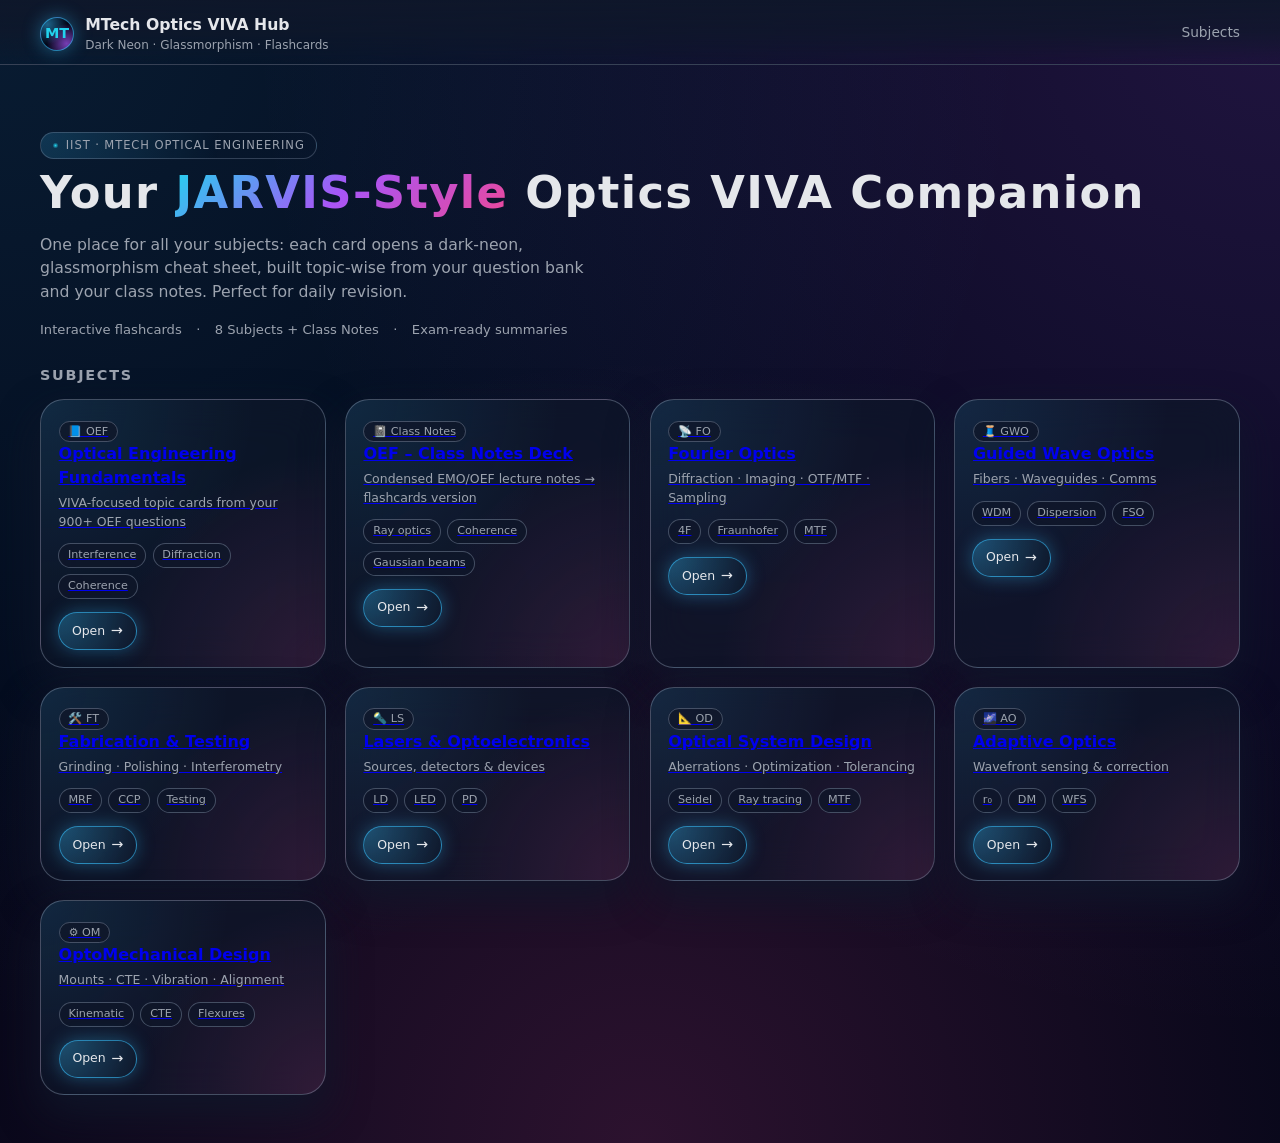
<file: index.html>
<!DOCTYPE html>
<html lang="en">
<head>
  <meta charset="UTF-8" />
  <title>MTech Optics – Neon VIVA Cheat Sheet Hub</title>
  <meta name="viewport" content="width=device-width, initial-scale=1.0" />
  <link rel="stylesheet" href="styles.css" />
</head>

<body>
  <!-- Navigation -->
  <header class="nav">
    <div class="nav-inner">
      <div class="brand">
        <div class="brand-logo">MT</div>
        <div>
          <div class="brand-text-main">MTech Optics VIVA Hub</div>
          <div class="brand-text-sub">Dark Neon · Glassmorphism · Flashcards</div>
        </div>
      </div>
      <nav class="nav-links">
        <a href="#subjects">Subjects</a>
      </nav>
    </div>
  </header>

  <!-- Main Wrapper -->
  <main class="wrapper">

    <!-- Hero -->
    <section class="hero">
      <span class="chip">
        <span class="chip-dot"></span>
        IIST · MTech Optical Engineering
      </span>

      <h1 class="hero-title">
        Your <span>JARVIS-Style</span> Optics VIVA Companion
      </h1>

      <p class="hero-subtitle">
        One place for all your subjects: each card opens a dark-neon, glassmorphism cheat sheet,
        built topic-wise from your question bank and your class notes. Perfect for daily revision.
      </p>

      <div class="hero-meta">
        <span>Interactive flashcards</span> ·
        <span>8 Subjects + Class Notes</span> ·
        <span>Exam-ready summaries</span>
      </div>
    </section>

    <!-- Subjects Grid -->
    <section id="subjects" class="subject-section">
      <div class="subject-section-header">
        <h2 class="section-title">Subjects</h2>
      </div>

      <div class="subject-grid">

        <!-- OEF (Main) -->
        <a href="oef.html" class="subject-card">
          <div class="subject-card-header">
            <span class="subject-pill">📘 OEF</span>
          </div>
          <div class="subject-name">Optical Engineering Fundamentals</div>
          <div class="subject-meta">
            VIVA-focused topic cards from your 900+ OEF questions
          </div>
          <div class="subject-pill-row">
            <span class="subject-pill">Interference</span>
            <span class="subject-pill">Diffraction</span>
            <span class="subject-pill">Coherence</span>
          </div>
          <span class="subject-open-btn">Open <span class="icon">→</span></span>
        </a>

        <!-- OEF Class Notes -->
        <a href="oef-class-notes.html" class="subject-card">
          <div class="subject-card-header">
            <span class="subject-pill">📓 Class Notes</span>
          </div>
          <div class="subject-name">OEF – Class Notes Deck</div>
          <div class="subject-meta">
            Condensed EMO/OEF lecture notes → flashcards version
          </div>
          <div class="subject-pill-row">
            <span class="subject-pill">Ray optics</span>
            <span class="subject-pill">Coherence</span>
            <span class="subject-pill">Gaussian beams</span>
          </div>
          <span class="subject-open-btn">Open <span class="icon">→</span></span>
        </a>

        <!-- Fourier Optics -->
        <a href="fourier-optics.html" class="subject-card">
          <div class="subject-card-header">
            <span class="subject-pill">📡 FO</span>
          </div>
          <div class="subject-name">Fourier Optics</div>
          <div class="subject-meta">Diffraction · Imaging · OTF/MTF · Sampling</div>
          <div class="subject-pill-row">
            <span class="subject-pill">4F</span>
            <span class="subject-pill">Fraunhofer</span>
            <span class="subject-pill">MTF</span>
          </div>
          <span class="subject-open-btn">Open <span class="icon">→</span></span>
        </a>

        <!-- Guided Wave Optics -->
        <a href="guided-wave-optics.html" class="subject-card">
          <div class="subject-card-header">
            <span class="subject-pill">🧵 GWO</span>
          </div>
          <div class="subject-name">Guided Wave Optics</div>
          <div class="subject-meta">Fibers · Waveguides · Comms</div>
          <div class="subject-pill-row">
            <span class="subject-pill">WDM</span>
            <span class="subject-pill">Dispersion</span>
            <span class="subject-pill">FSO</span>
          </div>
          <span class="subject-open-btn">Open <span class="icon">→</span></span>
        </a>

        <!-- Fabrication & Testing -->
        <a href="fabrication-testing.html" class="subject-card">
          <div class="subject-card-header">
            <span class="subject-pill">🛠️ FT</span>
          </div>
          <div class="subject-name">Fabrication & Testing</div>
          <div class="subject-meta">Grinding · Polishing · Interferometry</div>
          <div class="subject-pill-row">
            <span class="subject-pill">MRF</span>
            <span class="subject-pill">CCP</span>
            <span class="subject-pill">Testing</span>
          </div>
          <span class="subject-open-btn">Open <span class="icon">→</span></span>
        </a>

        <!-- Lasers & Optoelectronics -->
        <a href="lasers-optoelectronics.html" class="subject-card">
          <div class="subject-card-header">
            <span class="subject-pill">🔦 LS</span>
          </div>
          <div class="subject-name">Lasers & Optoelectronics</div>
          <div class="subject-meta">Sources, detectors & devices</div>
          <div class="subject-pill-row">
            <span class="subject-pill">LD</span>
            <span class="subject-pill">LED</span>
            <span class="subject-pill">PD</span>
          </div>
          <span class="subject-open-btn">Open <span class="icon">→</span></span>
        </a>

        <!-- Optical System Design -->
        <a href="optical-design.html" class="subject-card">
          <div class="subject-card-header">
            <span class="subject-pill">📐 OD</span>
          </div>
          <div class="subject-name">Optical System Design</div>
          <div class="subject-meta">Aberrations · Optimization · Tolerancing</div>
          <div class="subject-pill-row">
            <span class="subject-pill">Seidel</span>
            <span class="subject-pill">Ray tracing</span>
            <span class="subject-pill">MTF</span>
          </div>
          <span class="subject-open-btn">Open <span class="icon">→</span></span>
        </a>

        <!-- Adaptive Optics -->
        <a href="adaptive-optics.html" class="subject-card">
          <div class="subject-card-header">
            <span class="subject-pill">🌌 AO</span>
          </div>
          <div class="subject-name">Adaptive Optics</div>
          <div class="subject-meta">Wavefront sensing & correction</div>
          <div class="subject-pill-row">
            <span class="subject-pill">r₀</span>
            <span class="subject-pill">DM</span>
            <span class="subject-pill">WFS</span>
          </div>
          <span class="subject-open-btn">Open <span class="icon">→</span></span>
        </a>

        <!-- OptoMechanical -->
        <a href="optomechanical.html" class="subject-card">
          <div class="subject-card-header">
            <span class="subject-pill">⚙️ OM</span>
          </div>
          <div class="subject-name">OptoMechanical Design</div>
          <div class="subject-meta">Mounts · CTE · Vibration · Alignment</div>
          <div class="subject-pill-row">
            <span class="subject-pill">Kinematic</span>
            <span class="subject-pill">CTE</span>
            <span class="subject-pill">Flexures</span>
          </div>
          <span class="subject-open-btn">Open <span class="icon">→</span></span>
        </a>

      </div>
    </section>

  </main>
</body>
</html>
</file>
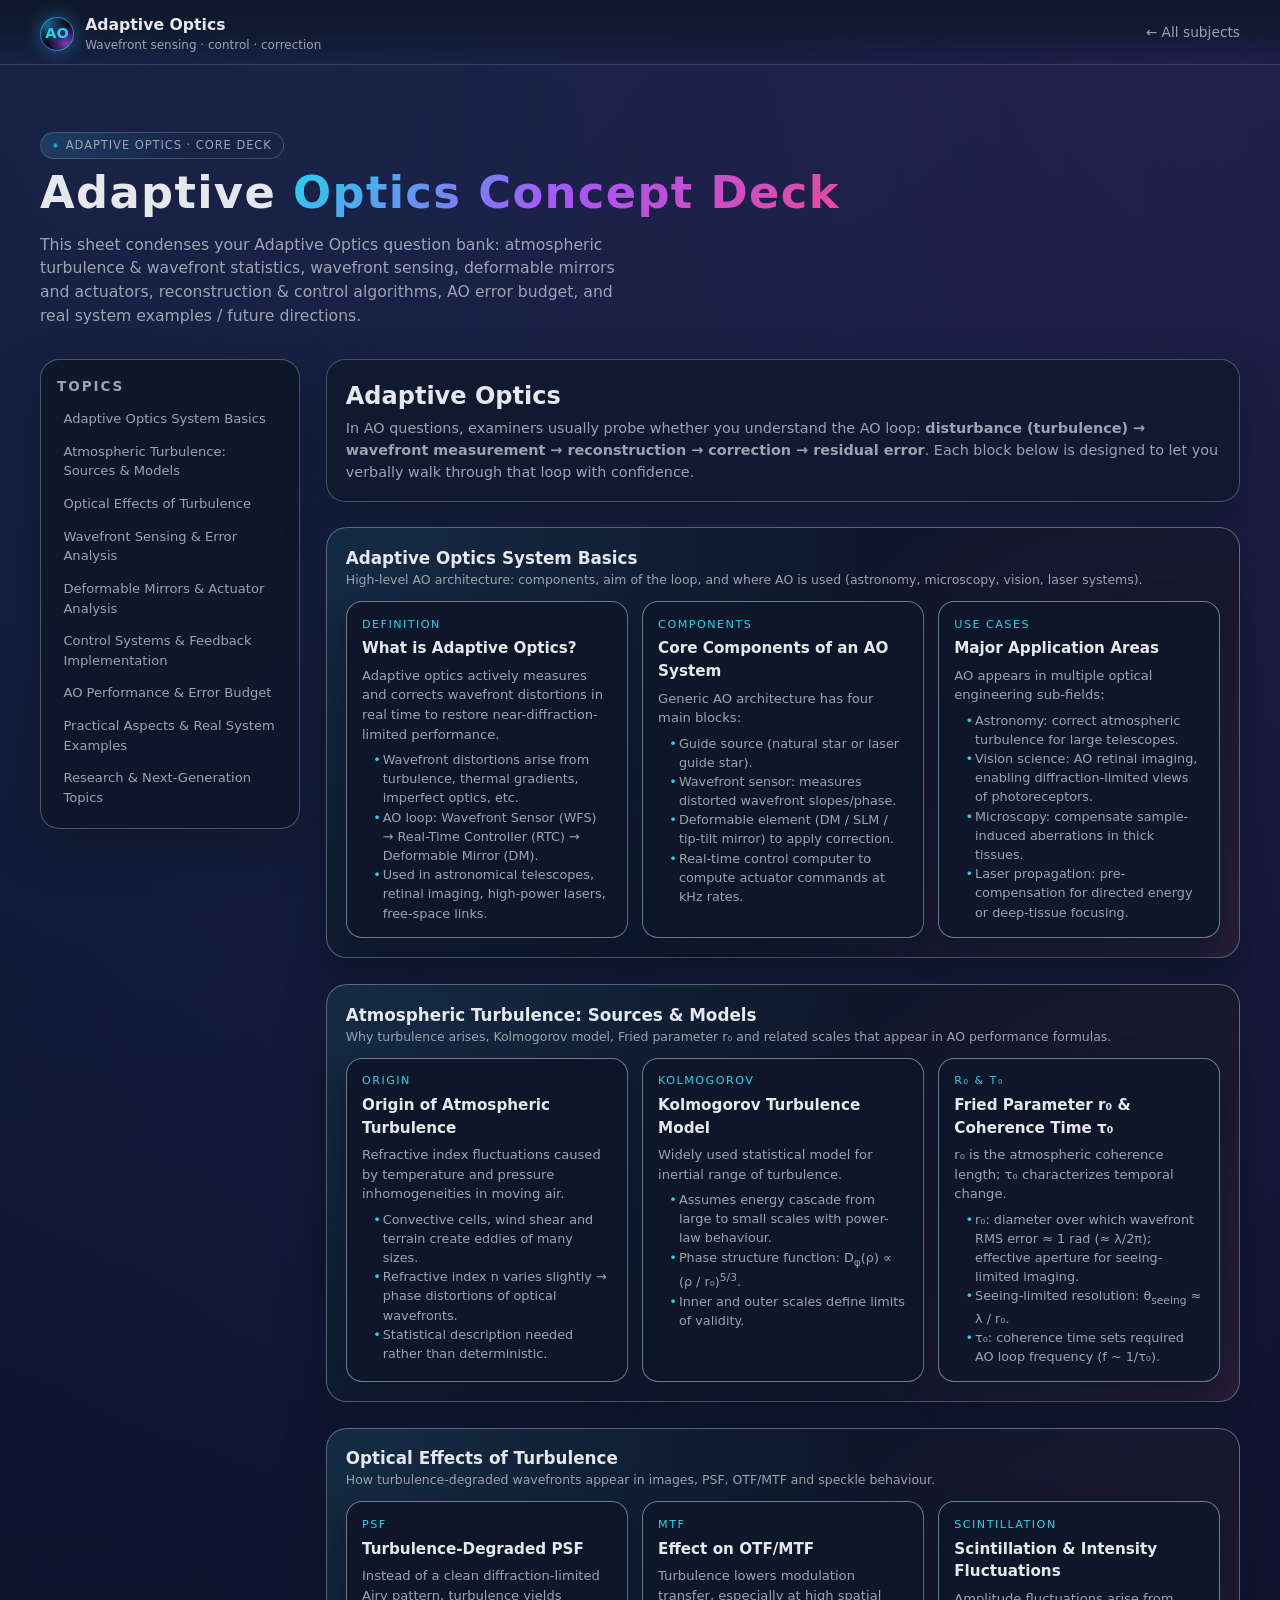
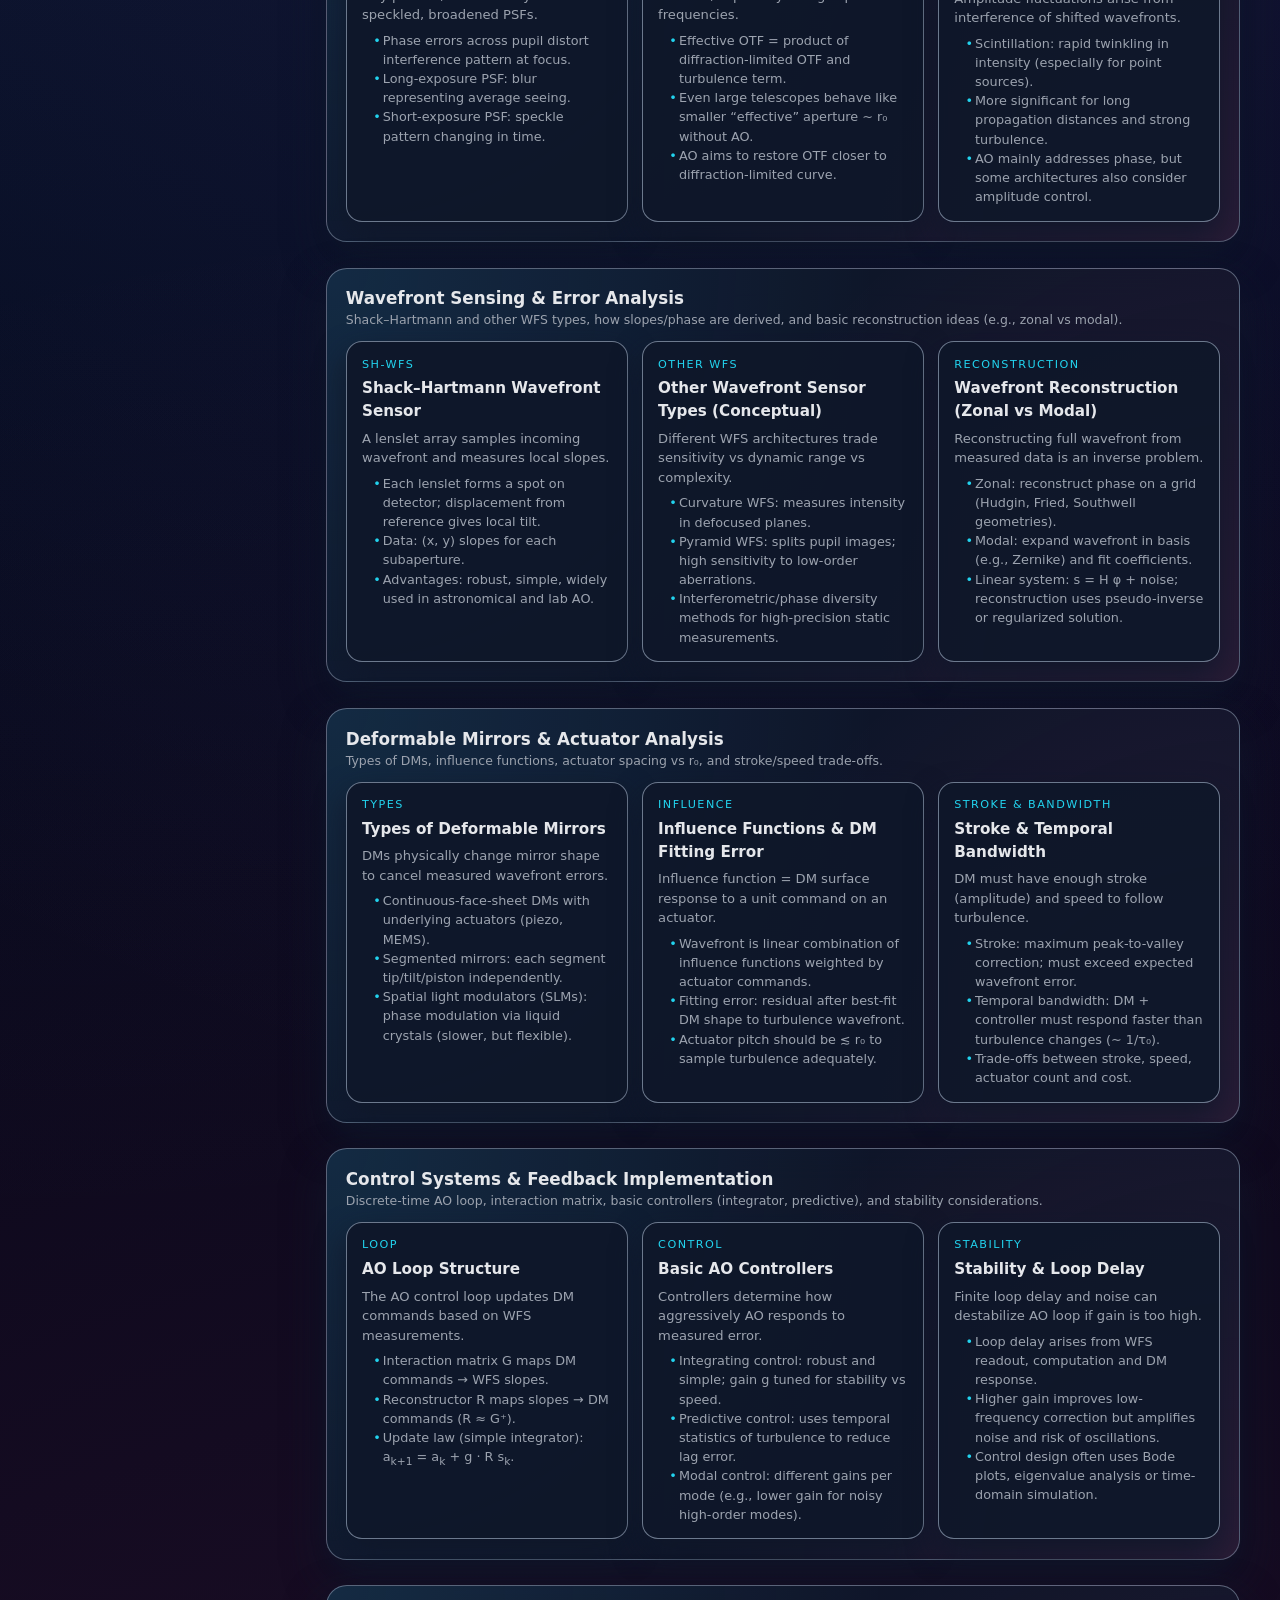
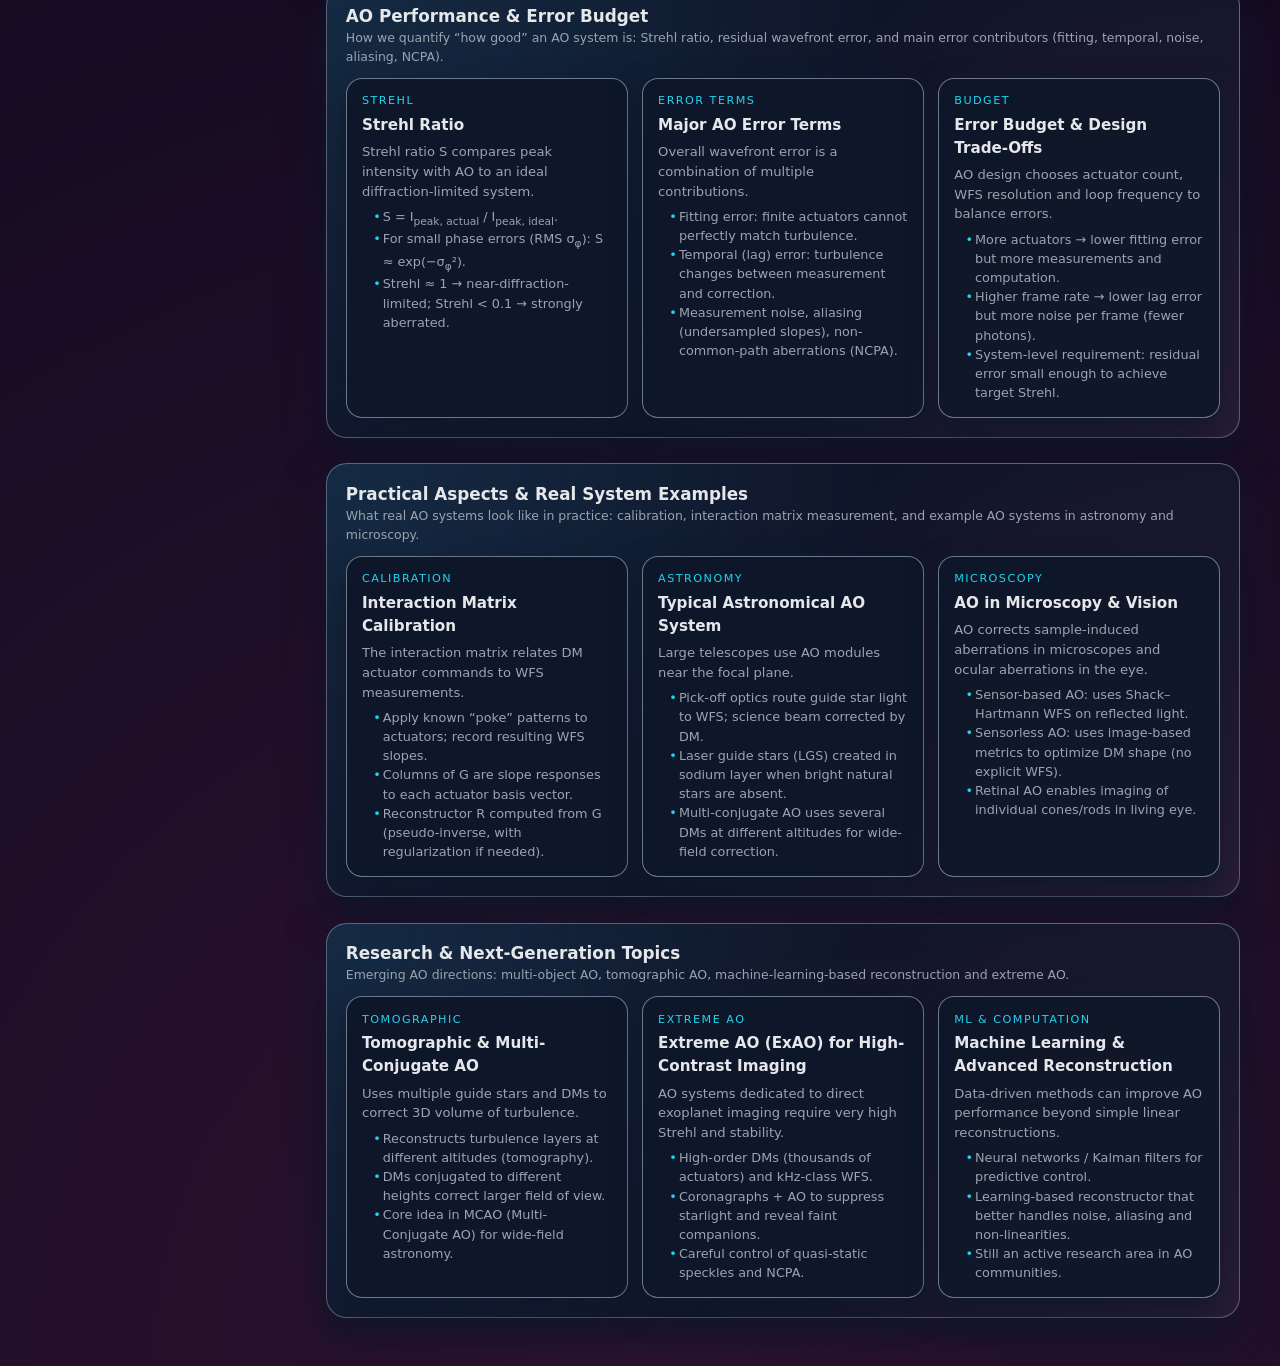
<file: adaptive-optics.html>
<!DOCTYPE html>
<html lang="en">
<head>
  <meta charset="UTF-8" />
  <title>Adaptive Optics – Concept Cheat Sheet</title>
  <meta name="viewport" content="width=device-width, initial-scale=1.0" />
  <link rel="stylesheet" href="styles.css" />
</head>
<body>
  <!-- Shared nav -->
  <header class="nav">
    <div class="nav-inner">
      <div class="brand">
        <div class="brand-logo">AO</div>
        <div>
          <div class="brand-text-main">Adaptive Optics</div>
          <div class="brand-text-sub">Wavefront sensing · control · correction</div>
        </div>
      </div>
      <nav class="nav-links">
        <a href="index.html">← All subjects</a>
      </nav>
    </div>
  </header>

  <main class="wrapper">
    <!-- Hero -->
    <section class="hero" style="padding-bottom:0;">
      <span class="chip">
        <span class="chip-dot"></span>
        Adaptive Optics · Core deck
      </span>
      <h1 class="hero-title">
        Adaptive <span>Optics Concept Deck</span>
      </h1>
      <p class="hero-subtitle">
        This sheet condenses your Adaptive Optics question bank: atmospheric turbulence & wavefront
        statistics, wavefront sensing, deformable mirrors and actuators, reconstruction & control
        algorithms, AO error budget, and real system examples / future directions.
      </p>
    </section>

    <section class="page-grid">
      <!-- Sidebar -->
      <aside class="sidebar">
        <h2 class="sidebar-title">Topics</h2>
        <ul class="topic-list">
          <li><a href="#ao-systems">Adaptive Optics System Basics</a></li>
          <li><a href="#turbulence-models">Atmospheric Turbulence: Sources & Models</a></li>
          <li><a href="#optical-effects">Optical Effects of Turbulence</a></li>
          <li><a href="#wavefront-sensing">Wavefront Sensing & Error Analysis</a></li>
          <li><a href="#dm-actuators">Deformable Mirrors & Actuator Analysis</a></li>
          <li><a href="#control-systems">Control Systems & Feedback Implementation</a></li>
          <li><a href="#performance-errors">AO Performance & Error Budget</a></li>
          <li><a href="#practical-examples">Practical Aspects & Real System Examples</a></li>
          <li><a href="#research-nextgen">Research & Next-Generation Topics</a></li>
        </ul>
      </aside>

      <!-- Main content -->
      <div class="subject-main">
        <header class="subject-header">
          <h1>Adaptive Optics</h1>
          <p>
            In AO questions, examiners usually probe whether you understand the AO loop:
            <strong>disturbance (turbulence) → wavefront measurement → reconstruction → correction
            → residual error</strong>. Each block below is designed to let you verbally walk
            through that loop with confidence.
          </p>
        </header>

        <!-- 1. AO system basics -->
        <section id="ao-systems" class="topic-section">
          <div class="topic-header">
            <div>
              <h2 class="topic-title">Adaptive Optics System Basics</h2>
              <p class="topic-meta">
                High-level AO architecture: components, aim of the loop, and where AO is used
                (astronomy, microscopy, vision, laser systems).
              </p>
            </div>
          </div>

          <div class="flashcard-grid">
            <article class="flashcard">
              <p class="tag">Definition</p>
              <h3>What is Adaptive Optics?</h3>
              <p>
                Adaptive optics actively measures and corrects wavefront distortions in real time
                to restore near-diffraction-limited performance.
              </p>
              <ul>
                <li>Wavefront distortions arise from turbulence, thermal gradients, imperfect optics, etc.</li>
                <li>AO loop: Wavefront Sensor (WFS) → Real-Time Controller (RTC) → Deformable Mirror (DM).</li>
                <li>Used in astronomical telescopes, retinal imaging, high-power lasers, free-space links.</li>
              </ul>
            </article>

            <article class="flashcard">
              <p class="tag">Components</p>
              <h3>Core Components of an AO System</h3>
              <p>
                Generic AO architecture has four main blocks:
              </p>
              <ul>
                <li>Guide source (natural star or laser guide star).</li>
                <li>Wavefront sensor: measures distorted wavefront slopes/phase.</li>
                <li>Deformable element (DM / SLM / tip-tilt mirror) to apply correction.</li>
                <li>Real-time control computer to compute actuator commands at kHz rates.</li>
              </ul>
            </article>

            <article class="flashcard">
              <p class="tag">Use cases</p>
              <h3>Major Application Areas</h3>
              <p>
                AO appears in multiple optical engineering sub-fields:
              </p>
              <ul>
                <li>Astronomy: correct atmospheric turbulence for large telescopes.</li>
                <li>Vision science: AO retinal imaging, enabling diffraction-limited views of photoreceptors.</li>
                <li>Microscopy: compensate sample-induced aberrations in thick tissues.</li>
                <li>Laser propagation: pre-compensation for directed energy or deep-tissue focusing.</li>
              </ul>
            </article>
          </div>
        </section>

        <!-- 2. Turbulence: sources & models -->
        <section id="turbulence-models" class="topic-section">
          <div class="topic-header">
            <div>
              <h2 class="topic-title">Atmospheric Turbulence: Sources & Models</h2>
              <p class="topic-meta">
                Why turbulence arises, Kolmogorov model, Fried parameter r₀ and related scales
                that appear in AO performance formulas.
              </p>
            </div>
          </div>

          <div class="flashcard-grid">
            <article class="flashcard">
              <p class="tag">Origin</p>
              <h3>Origin of Atmospheric Turbulence</h3>
              <p>
                Refractive index fluctuations caused by temperature and pressure inhomogeneities
                in moving air.
              </p>
              <ul>
                <li>Convective cells, wind shear and terrain create eddies of many sizes.</li>
                <li>Refractive index n varies slightly → phase distortions of optical wavefronts.</li>
                <li>Statistical description needed rather than deterministic.</li>
              </ul>
            </article>

            <article class="flashcard">
              <p class="tag">Kolmogorov</p>
              <h3>Kolmogorov Turbulence Model</h3>
              <p>
                Widely used statistical model for inertial range of turbulence.
              </p>
              <ul>
                <li>Assumes energy cascade from large to small scales with power-law behaviour.</li>
                <li>Phase structure function: D<sub>φ</sub>(ρ) ∝ (ρ / r₀)<sup>5/3</sup>.</li>
                <li>Inner and outer scales define limits of validity.</li>
              </ul>
            </article>

            <article class="flashcard">
              <p class="tag">r₀ & τ₀</p>
              <h3>Fried Parameter r₀ & Coherence Time τ₀</h3>
              <p>
                r₀ is the atmospheric coherence length; τ₀ characterizes temporal change.
              </p>
              <ul>
                <li>r₀: diameter over which wavefront RMS error ≈ 1 rad (≈ λ/2π); effective aperture for seeing-limited imaging.</li>
                <li>Seeing-limited resolution: θ<sub>seeing</sub> ≈ λ / r₀.</li>
                <li>τ₀: coherence time sets required AO loop frequency (f ~ 1/τ₀).</li>
              </ul>
            </article>
          </div>
        </section>

        <!-- 3. Optical effects of turbulence -->
        <section id="optical-effects" class="topic-section">
          <div class="topic-header">
            <div>
              <h2 class="topic-title">Optical Effects of Turbulence</h2>
              <p class="topic-meta">
                How turbulence-degraded wavefronts appear in images, PSF, OTF/MTF and speckle behaviour.
              </p>
            </div>
          </div>

          <div class="flashcard-grid">
            <article class="flashcard">
              <p class="tag">PSF</p>
              <h3>Turbulence-Degraded PSF</h3>
              <p>
                Instead of a clean diffraction-limited Airy pattern, turbulence yields speckled, broadened PSFs.
              </p>
              <ul>
                <li>Phase errors across pupil distort interference pattern at focus.</li>
                <li>Long-exposure PSF: blur representing average seeing.</li>
                <li>Short-exposure PSF: speckle pattern changing in time.</li>
              </ul>
            </article>

            <article class="flashcard">
              <p class="tag">MTF</p>
              <h3>Effect on OTF/MTF</h3>
              <p>
                Turbulence lowers modulation transfer, especially at high spatial frequencies.
              </p>
              <ul>
                <li>Effective OTF = product of diffraction-limited OTF and turbulence term.</li>
                <li>Even large telescopes behave like smaller “effective” aperture ~ r₀ without AO.</li>
                <li>AO aims to restore OTF closer to diffraction-limited curve.</li>
              </ul>
            </article>

            <article class="flashcard">
              <p class="tag">Scintillation</p>
              <h3>Scintillation & Intensity Fluctuations</h3>
              <p>
                Amplitude fluctuations arise from interference of shifted wavefronts.
              </p>
              <ul>
                <li>Scintillation: rapid twinkling in intensity (especially for point sources).</li>
                <li>More significant for long propagation distances and strong turbulence.</li>
                <li>AO mainly addresses phase, but some architectures also consider amplitude control.</li>
              </ul>
            </article>
          </div>
        </section>

        <!-- 4. Wavefront sensing -->
        <section id="wavefront-sensing" class="topic-section">
          <div class="topic-header">
            <div>
              <h2 class="topic-title">Wavefront Sensing & Error Analysis</h2>
              <p class="topic-meta">
                Shack–Hartmann and other WFS types, how slopes/phase are derived, and basic
                reconstruction ideas (e.g., zonal vs modal).
              </p>
            </div>
          </div>

          <div class="flashcard-grid">
            <article class="flashcard">
              <p class="tag">SH-WFS</p>
              <h3>Shack–Hartmann Wavefront Sensor</h3>
              <p>
                A lenslet array samples incoming wavefront and measures local slopes.
              </p>
              <ul>
                <li>Each lenslet forms a spot on detector; displacement from reference gives local tilt.</li>
                <li>Data: (x, y) slopes for each subaperture.</li>
                <li>Advantages: robust, simple, widely used in astronomical and lab AO.</li>
              </ul>
            </article>

            <article class="flashcard">
              <p class="tag">Other WFS</p>
              <h3>Other Wavefront Sensor Types (Conceptual)</h3>
              <p>
                Different WFS architectures trade sensitivity vs dynamic range vs complexity.
              </p>
              <ul>
                <li>Curvature WFS: measures intensity in defocused planes.</li>
                <li>Pyramid WFS: splits pupil images; high sensitivity to low-order aberrations.</li>
                <li>Interferometric/phase diversity methods for high-precision static measurements.</li>
              </ul>
            </article>

            <article class="flashcard">
              <p class="tag">Reconstruction</p>
              <h3>Wavefront Reconstruction (Zonal vs Modal)</h3>
              <p>
                Reconstructing full wavefront from measured data is an inverse problem.
              </p>
              <ul>
                <li>Zonal: reconstruct phase on a grid (Hudgin, Fried, Southwell geometries).</li>
                <li>Modal: expand wavefront in basis (e.g., Zernike) and fit coefficients.</li>
                <li>Linear system: s = H φ + noise; reconstruction uses pseudo-inverse or regularized solution.</li>
              </ul>
            </article>
          </div>
        </section>

        <!-- 5. Deformable mirrors & actuators -->
        <section id="dm-actuators" class="topic-section">
          <div class="topic-header">
            <div>
              <h2 class="topic-title">Deformable Mirrors & Actuator Analysis</h2>
              <p class="topic-meta">
                Types of DMs, influence functions, actuator spacing vs r₀, and stroke/speed trade-offs.
              </p>
            </div>
          </div>

          <div class="flashcard-grid">
            <article class="flashcard">
              <p class="tag">Types</p>
              <h3>Types of Deformable Mirrors</h3>
              <p>
                DMs physically change mirror shape to cancel measured wavefront errors.
              </p>
              <ul>
                <li>Continuous-face-sheet DMs with underlying actuators (piezo, MEMS).</li>
                <li>Segmented mirrors: each segment tip/tilt/piston independently.</li>
                <li>Spatial light modulators (SLMs): phase modulation via liquid crystals (slower, but flexible).</li>
              </ul>
            </article>

            <article class="flashcard">
              <p class="tag">Influence</p>
              <h3>Influence Functions & DM Fitting Error</h3>
              <p>
                Influence function = DM surface response to a unit command on an actuator.
              </p>
              <ul>
                <li>Wavefront is linear combination of influence functions weighted by actuator commands.</li>
                <li>Fitting error: residual after best-fit DM shape to turbulence wavefront.</li>
                <li>Actuator pitch should be ≲ r₀ to sample turbulence adequately.</li>
              </ul>
            </article>

            <article class="flashcard">
              <p class="tag">Stroke & bandwidth</p>
              <h3>Stroke & Temporal Bandwidth</h3>
              <p>
                DM must have enough stroke (amplitude) and speed to follow turbulence.
              </p>
              <ul>
                <li>Stroke: maximum peak-to-valley correction; must exceed expected wavefront error.</li>
                <li>Temporal bandwidth: DM + controller must respond faster than turbulence changes (∼ 1/τ₀).</li>
                <li>Trade-offs between stroke, speed, actuator count and cost.</li>
              </ul>
            </article>
          </div>
        </section>

        <!-- 6. Control systems & feedback -->
        <section id="control-systems" class="topic-section">
          <div class="topic-header">
            <div>
              <h2 class="topic-title">Control Systems & Feedback Implementation</h2>
              <p class="topic-meta">
                Discrete-time AO loop, interaction matrix, basic controllers (integrator, predictive),
                and stability considerations.
              </p>
            </div>
          </div>

          <div class="flashcard-grid">
            <article class="flashcard">
              <p class="tag">Loop</p>
              <h3>AO Loop Structure</h3>
              <p>
                The AO control loop updates DM commands based on WFS measurements.
              </p>
              <ul>
                <li>Interaction matrix G maps DM commands → WFS slopes.</li>
                <li>Reconstructor R maps slopes → DM commands (R ≈ G⁺).</li>
                <li>Update law (simple integrator): a<sub>k+1</sub> = a<sub>k</sub> + g · R s<sub>k</sub>.</li>
              </ul>
            </article>

            <article class="flashcard">
              <p class="tag">Control</p>
              <h3>Basic AO Controllers</h3>
              <p>
                Controllers determine how aggressively AO responds to measured error.
              </p>
              <ul>
                <li>Integrating control: robust and simple; gain g tuned for stability vs speed.</li>
                <li>Predictive control: uses temporal statistics of turbulence to reduce lag error.</li>
                <li>Modal control: different gains per mode (e.g., lower gain for noisy high-order modes).</li>
              </ul>
            </article>

            <article class="flashcard">
              <p class="tag">Stability</p>
              <h3>Stability & Loop Delay</h3>
              <p>
                Finite loop delay and noise can destabilize AO loop if gain is too high.
              </p>
              <ul>
                <li>Loop delay arises from WFS readout, computation and DM response.</li>
                <li>Higher gain improves low-frequency correction but amplifies noise and risk of oscillations.</li>
                <li>Control design often uses Bode plots, eigenvalue analysis or time-domain simulation.</li>
              </ul>
            </article>
          </div>
        </section>

        <!-- 7. Performance & error budget -->
        <section id="performance-errors" class="topic-section">
          <div class="topic-header">
            <div>
              <h2 class="topic-title">AO Performance & Error Budget</h2>
              <p class="topic-meta">
                How we quantify “how good” an AO system is: Strehl ratio, residual wavefront error,
                and main error contributors (fitting, temporal, noise, aliasing, NCPA).
              </p>
            </div>
          </div>

          <div class="flashcard-grid">
            <article class="flashcard">
              <p class="tag">Strehl</p>
              <h3>Strehl Ratio</h3>
              <p>
                Strehl ratio S compares peak intensity with AO to an ideal diffraction-limited system.
              </p>
              <ul>
                <li>S = I<sub>peak, actual</sub> / I<sub>peak, ideal</sub>.</li>
                <li>For small phase errors (RMS σ<sub>φ</sub>): S ≈ exp(−σ<sub>φ</sub>²).</li>
                <li>Strehl ≈ 1 → near-diffraction-limited; Strehl &lt; 0.1 → strongly aberrated.</li>
              </ul>
            </article>

            <article class="flashcard">
              <p class="tag">Error terms</p>
              <h3>Major AO Error Terms</h3>
              <p>
                Overall wavefront error is a combination of multiple contributions.
              </p>
              <ul>
                <li>Fitting error: finite actuators cannot perfectly match turbulence.</li>
                <li>Temporal (lag) error: turbulence changes between measurement and correction.</li>
                <li>Measurement noise, aliasing (undersampled slopes), non-common-path aberrations (NCPA).</li>
              </ul>
            </article>

            <article class="flashcard">
              <p class="tag">Budget</p>
              <h3>Error Budget & Design Trade-Offs</h3>
              <p>
                AO design chooses actuator count, WFS resolution and loop frequency to balance errors.
              </p>
              <ul>
                <li>More actuators → lower fitting error but more measurements and computation.</li>
                <li>Higher frame rate → lower lag error but more noise per frame (fewer photons).</li>
                <li>System-level requirement: residual error small enough to achieve target Strehl.</li>
              </ul>
            </article>
          </div>
        </section>

        <!-- 8. Practical & examples -->
        <section id="practical-examples" class="topic-section">
          <div class="topic-header">
            <div>
              <h2 class="topic-title">Practical Aspects & Real System Examples</h2>
              <p class="topic-meta">
                What real AO systems look like in practice: calibration, interaction matrix
                measurement, and example AO systems in astronomy and microscopy.
              </p>
            </div>
          </div>

          <div class="flashcard-grid">
            <article class="flashcard">
              <p class="tag">Calibration</p>
              <h3>Interaction Matrix Calibration</h3>
              <p>
                The interaction matrix relates DM actuator commands to WFS measurements.
              </p>
              <ul>
                <li>Apply known “poke” patterns to actuators; record resulting WFS slopes.</li>
                <li>Columns of G are slope responses to each actuator basis vector.</li>
                <li>Reconstructor R computed from G (pseudo-inverse, with regularization if needed).</li>
              </ul>
            </article>

            <article class="flashcard">
              <p class="tag">Astronomy</p>
              <h3>Typical Astronomical AO System</h3>
              <p>
                Large telescopes use AO modules near the focal plane.
              </p>
              <ul>
                <li>Pick-off optics route guide star light to WFS; science beam corrected by DM.</li>
                <li>Laser guide stars (LGS) created in sodium layer when bright natural stars are absent.</li>
                <li>Multi-conjugate AO uses several DMs at different altitudes for wide-field correction.</li>
              </ul>
            </article>

            <article class="flashcard">
              <p class="tag">Microscopy</p>
              <h3>AO in Microscopy & Vision</h3>
              <p>
                AO corrects sample-induced aberrations in microscopes and ocular aberrations in the eye.
              </p>
              <ul>
                <li>Sensor-based AO: uses Shack–Hartmann WFS on reflected light.</li>
                <li>Sensorless AO: uses image-based metrics to optimize DM shape (no explicit WFS).</li>
                <li>Retinal AO enables imaging of individual cones/rods in living eye.</li>
              </ul>
            </article>
          </div>
        </section>

        <!-- 9. Research & next-gen -->
        <section id="research-nextgen" class="topic-section">
          <div class="topic-header">
            <div>
              <h2 class="topic-title">Research & Next-Generation Topics</h2>
              <p class="topic-meta">
                Emerging AO directions: multi-object AO, tomographic AO, machine-learning-based
                reconstruction and extreme AO.
              </p>
            </div>
          </div>

          <div class="flashcard-grid">
            <article class="flashcard">
              <p class="tag">Tomographic</p>
              <h3>Tomographic & Multi-Conjugate AO</h3>
              <p>
                Uses multiple guide stars and DMs to correct 3D volume of turbulence.
              </p>
              <ul>
                <li>Reconstructs turbulence layers at different altitudes (tomography).</li>
                <li>DMs conjugated to different heights correct larger field of view.</li>
                <li>Core idea in MCAO (Multi-Conjugate AO) for wide-field astronomy.</li>
              </ul>
            </article>

            <article class="flashcard">
              <p class="tag">Extreme AO</p>
              <h3>Extreme AO (ExAO) for High-Contrast Imaging</h3>
              <p>
                AO systems dedicated to direct exoplanet imaging require very high Strehl and stability.
              </p>
              <ul>
                <li>High-order DMs (thousands of actuators) and kHz-class WFS.</li>
                <li>Coronagraphs + AO to suppress starlight and reveal faint companions.</li>
                <li>Careful control of quasi-static speckles and NCPA.</li>
              </ul>
            </article>

            <article class="flashcard">
              <p class="tag">ML & computation</p>
              <h3>Machine Learning & Advanced Reconstruction</h3>
              <p>
                Data-driven methods can improve AO performance beyond simple linear reconstructions.
              </p>
              <ul>
                <li>Neural networks / Kalman filters for predictive control.</li>
                <li>Learning-based reconstructor that better handles noise, aliasing and non-linearities.</li>
                <li>Still an active research area in AO communities.</li>
              </ul>
            </article>
          </div>
        </section>
      </div>
    </section>
  </main>
</body>
</html>
</file>
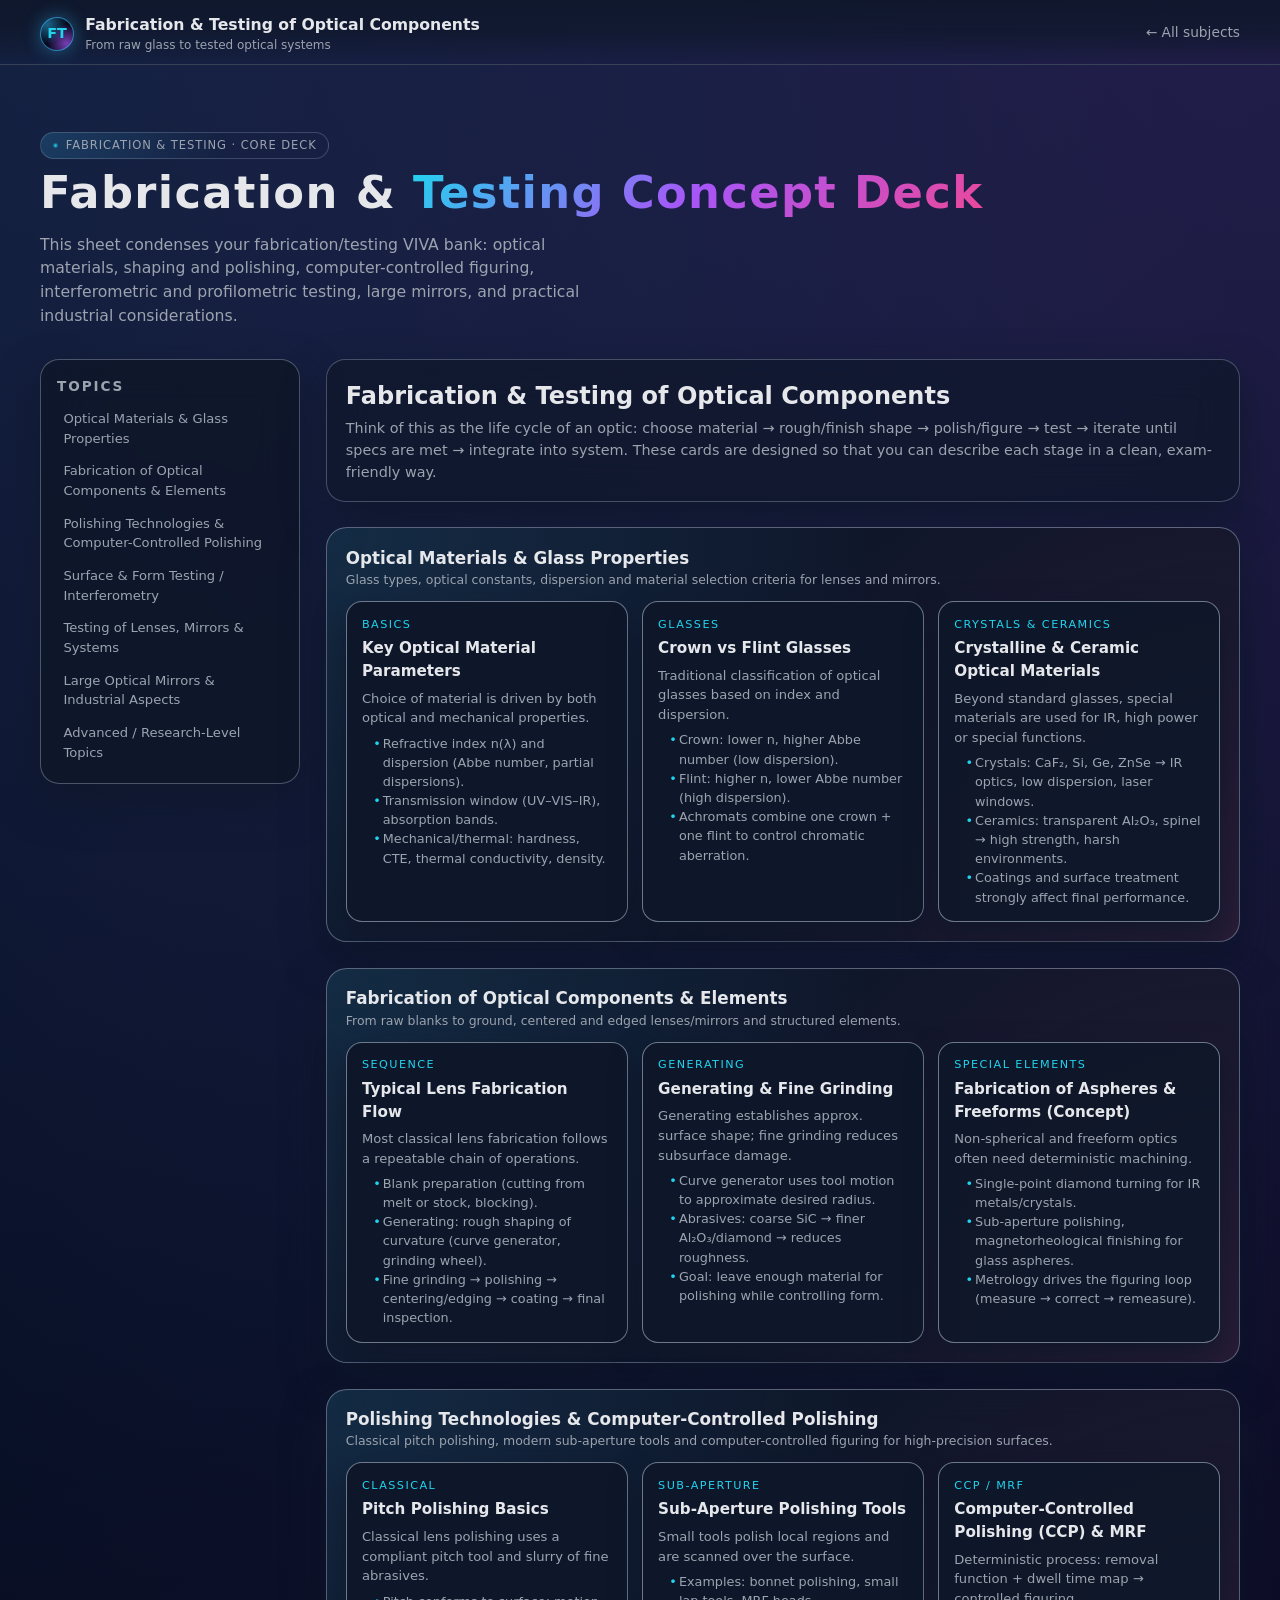
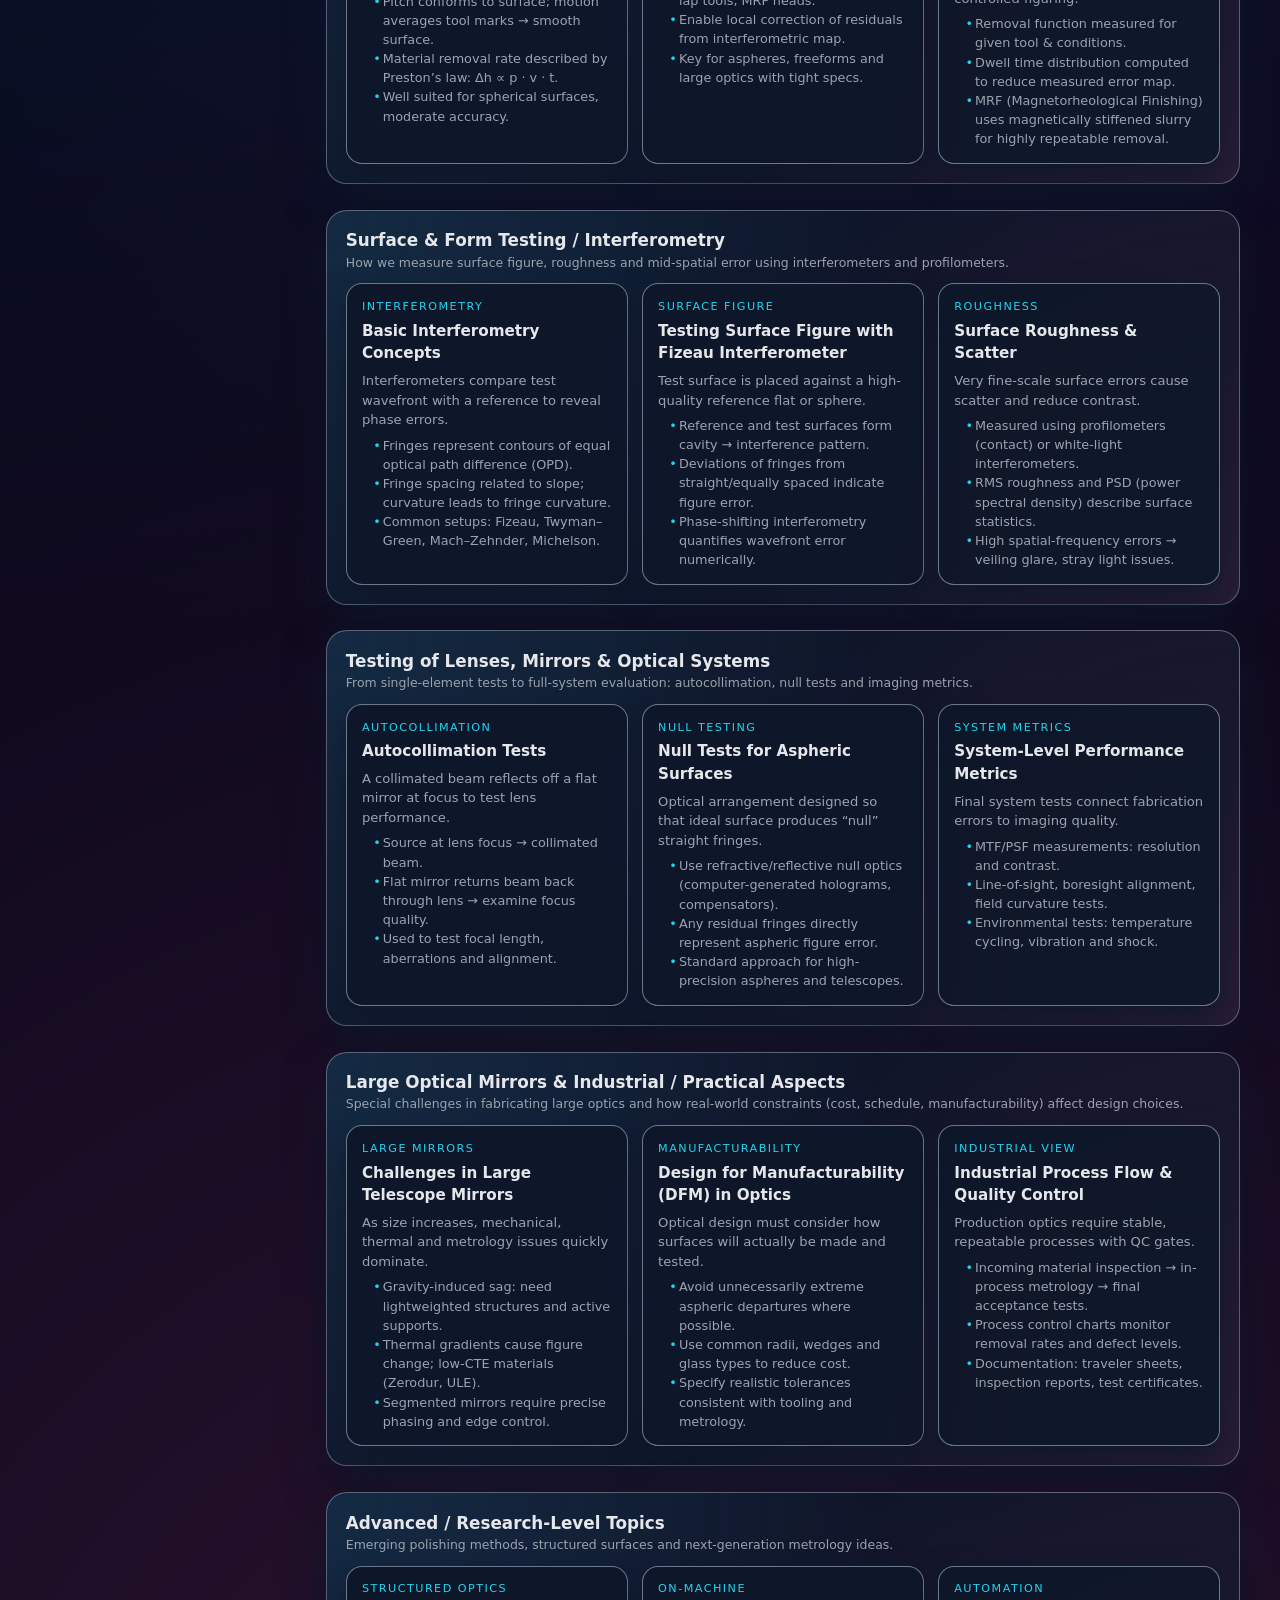
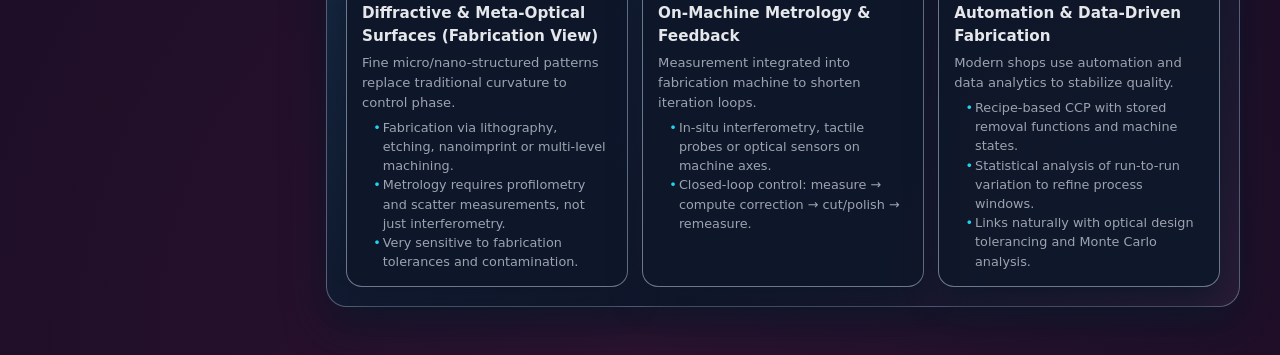
<file: fabrication-testing.html>
<!DOCTYPE html>
<html lang="en">
<head>
  <meta charset="UTF-8" />
  <title>Fabrication & Testing – Concept Cheat Sheet</title>
  <meta name="viewport" content="width=device-width, initial-scale=1.0" />
  <link rel="stylesheet" href="styles.css" />
</head>
<body>
  <!-- Shared nav -->
  <header class="nav">
    <div class="nav-inner">
      <div class="brand">
        <div class="brand-logo">FT</div>
        <div>
          <div class="brand-text-main">Fabrication & Testing of Optical Components</div>
          <div class="brand-text-sub">From raw glass to tested optical systems</div>
        </div>
      </div>
      <nav class="nav-links">
        <a href="index.html">← All subjects</a>
      </nav>
    </div>
  </header>

  <main class="wrapper">
    <!-- Hero -->
    <section class="hero" style="padding-bottom:0;">
      <span class="chip">
        <span class="chip-dot"></span>
        Fabrication & Testing · Core deck
      </span>
      <h1 class="hero-title">
        Fabrication & <span>Testing Concept Deck</span>
      </h1>
      <p class="hero-subtitle">
        This sheet condenses your fabrication/testing VIVA bank: optical materials, shaping and
        polishing, computer-controlled figuring, interferometric and profilometric testing,
        large mirrors, and practical industrial considerations.
      </p>
    </section>

    <section class="page-grid">
      <!-- Sidebar -->
      <aside class="sidebar">
        <h2 class="sidebar-title">Topics</h2>
        <ul class="topic-list">
          <li><a href="#optical-materials">Optical Materials & Glass Properties</a></li>
          <li><a href="#fabrication-components">Fabrication of Optical Components & Elements</a></li>
          <li><a href="#polishing-ccp">Polishing Technologies & Computer-Controlled Polishing</a></li>
          <li><a href="#surface-form-testing">Surface & Form Testing / Interferometry</a></li>
          <li><a href="#lens-mirror-testing">Testing of Lenses, Mirrors & Systems</a></li>
          <li><a href="#large-mirrors-industrial">Large Optical Mirrors & Industrial Aspects</a></li>
          <li><a href="#advanced-research-ft">Advanced / Research-Level Topics</a></li>
        </ul>
      </aside>

      <!-- Main content -->
      <div class="subject-main">
        <header class="subject-header">
          <h1>Fabrication & Testing of Optical Components</h1>
          <p>
            Think of this as the life cycle of an optic: choose material → rough/finish shape →
            polish/figure → test → iterate until specs are met → integrate into system.
            These cards are designed so that you can describe each stage in a clean, exam-friendly way.
          </p>
        </header>

        <!-- 1. Optical materials -->
        <section id="optical-materials" class="topic-section">
          <div class="topic-header">
            <div>
              <h2 class="topic-title">Optical Materials & Glass Properties</h2>
              <p class="topic-meta">
                Glass types, optical constants, dispersion and material selection criteria
                for lenses and mirrors.
              </p>
            </div>
          </div>

          <div class="flashcard-grid">
            <article class="flashcard">
              <p class="tag">Basics</p>
              <h3>Key Optical Material Parameters</h3>
              <p>
                Choice of material is driven by both optical and mechanical properties.
              </p>
              <ul>
                <li>Refractive index n(λ) and dispersion (Abbe number, partial dispersions).</li>
                <li>Transmission window (UV–VIS–IR), absorption bands.</li>
                <li>Mechanical/thermal: hardness, CTE, thermal conductivity, density.</li>
              </ul>
            </article>

            <article class="flashcard">
              <p class="tag">Glasses</p>
              <h3>Crown vs Flint Glasses</h3>
              <p>
                Traditional classification of optical glasses based on index and dispersion.
              </p>
              <ul>
                <li>Crown: lower n, higher Abbe number (low dispersion).</li>
                <li>Flint: higher n, lower Abbe number (high dispersion).</li>
                <li>Achromats combine one crown + one flint to control chromatic aberration.</li>
              </ul>
            </article>

            <article class="flashcard">
              <p class="tag">Crystals & ceramics</p>
              <h3>Crystalline & Ceramic Optical Materials</h3>
              <p>
                Beyond standard glasses, special materials are used for IR, high power or special functions.
              </p>
              <ul>
                <li>Crystals: CaF₂, Si, Ge, ZnSe → IR optics, low dispersion, laser windows.</li>
                <li>Ceramics: transparent Al₂O₃, spinel → high strength, harsh environments.</li>
                <li>Coatings and surface treatment strongly affect final performance.</li>
              </ul>
            </article>
          </div>
        </section>

        <!-- 2. Fabrication of components -->
        <section id="fabrication-components" class="topic-section">
          <div class="topic-header">
            <div>
              <h2 class="topic-title">Fabrication of Optical Components & Elements</h2>
              <p class="topic-meta">
                From raw blanks to ground, centered and edged lenses/mirrors and structured elements.
              </p>
            </div>
          </div>

          <div class="flashcard-grid">
            <article class="flashcard">
              <p class="tag">Sequence</p>
              <h3>Typical Lens Fabrication Flow</h3>
              <p>
                Most classical lens fabrication follows a repeatable chain of operations.
              </p>
              <ul>
                <li>Blank preparation (cutting from melt or stock, blocking).</li>
                <li>Generating: rough shaping of curvature (curve generator, grinding wheel).</li>
                <li>Fine grinding → polishing → centering/edging → coating → final inspection.</li>
              </ul>
            </article>

            <article class="flashcard">
              <p class="tag">Generating</p>
              <h3>Generating & Fine Grinding</h3>
              <p>
                Generating establishes approx. surface shape; fine grinding reduces subsurface damage.
              </p>
              <ul>
                <li>Curve generator uses tool motion to approximate desired radius.</li>
                <li>Abrasives: coarse SiC → finer Al₂O₃/diamond → reduces roughness.</li>
                <li>Goal: leave enough material for polishing while controlling form.</li>
              </ul>
            </article>

            <article class="flashcard">
              <p class="tag">Special elements</p>
              <h3>Fabrication of Aspheres & Freeforms (Concept)</h3>
              <p>
                Non-spherical and freeform optics often need deterministic machining.
              </p>
              <ul>
                <li>Single-point diamond turning for IR metals/crystals.</li>
                <li>Sub-aperture polishing, magnetorheological finishing for glass aspheres.</li>
                <li>Metrology drives the figuring loop (measure → correct → remeasure).</li>
              </ul>
            </article>
          </div>
        </section>

        <!-- 3. Polishing & CCP -->
        <section id="polishing-ccp" class="topic-section">
          <div class="topic-header">
            <div>
              <h2 class="topic-title">Polishing Technologies & Computer-Controlled Polishing</h2>
              <p class="topic-meta">
                Classical pitch polishing, modern sub-aperture tools and computer-controlled
                figuring for high-precision surfaces.
              </p>
            </div>
          </div>

          <div class="flashcard-grid">
            <article class="flashcard">
              <p class="tag">Classical</p>
              <h3>Pitch Polishing Basics</h3>
              <p>
                Classical lens polishing uses a compliant pitch tool and slurry of fine abrasives.
              </p>
              <ul>
                <li>Pitch conforms to surface; motion averages tool marks → smooth surface.</li>
                <li>Material removal rate described by Preston’s law: Δh ∝ p · v · t.</li>
                <li>Well suited for spherical surfaces, moderate accuracy.</li>
              </ul>
            </article>

            <article class="flashcard">
              <p class="tag">Sub-aperture</p>
              <h3>Sub-Aperture Polishing Tools</h3>
              <p>
                Small tools polish local regions and are scanned over the surface.
              </p>
              <ul>
                <li>Examples: bonnet polishing, small lap tools, MRF heads.</li>
                <li>Enable local correction of residuals from interferometric map.</li>
                <li>Key for aspheres, freeforms and large optics with tight specs.</li>
              </ul>
            </article>

            <article class="flashcard">
              <p class="tag">CCP / MRF</p>
              <h3>Computer-Controlled Polishing (CCP) & MRF</h3>
              <p>
                Deterministic process: removal function + dwell time map → controlled figuring.
              </p>
              <ul>
                <li>Removal function measured for given tool & conditions.</li>
                <li>Dwell time distribution computed to reduce measured error map.</li>
                <li>MRF (Magnetorheological Finishing) uses magnetically stiffened slurry for highly repeatable removal.</li>
              </ul>
            </article>
          </div>
        </section>

        <!-- 4. Surface & form testing / interferometry -->
        <section id="surface-form-testing" class="topic-section">
          <div class="topic-header">
            <div>
              <h2 class="topic-title">Surface & Form Testing / Interferometry</h2>
              <p class="topic-meta">
                How we measure surface figure, roughness and mid-spatial error using interferometers
                and profilometers.
              </p>
            </div>
          </div>

          <div class="flashcard-grid">
            <article class="flashcard">
              <p class="tag">Interferometry</p>
              <h3>Basic Interferometry Concepts</h3>
              <p>
                Interferometers compare test wavefront with a reference to reveal phase errors.
              </p>
              <ul>
                <li>Fringes represent contours of equal optical path difference (OPD).</li>
                <li>Fringe spacing related to slope; curvature leads to fringe curvature.</li>
                <li>Common setups: Fizeau, Twyman–Green, Mach–Zehnder, Michelson.</li>
              </ul>
            </article>

            <article class="flashcard">
              <p class="tag">Surface figure</p>
              <h3>Testing Surface Figure with Fizeau Interferometer</h3>
              <p>
                Test surface is placed against a high-quality reference flat or sphere.
              </p>
              <ul>
                <li>Reference and test surfaces form cavity → interference pattern.</li>
                <li>Deviations of fringes from straight/equally spaced indicate figure error.</li>
                <li>Phase-shifting interferometry quantifies wavefront error numerically.</li>
              </ul>
            </article>

            <article class="flashcard">
              <p class="tag">Roughness</p>
              <h3>Surface Roughness & Scatter</h3>
              <p>
                Very fine-scale surface errors cause scatter and reduce contrast.
              </p>
              <ul>
                <li>Measured using profilometers (contact) or white-light interferometers.</li>
                <li>RMS roughness and PSD (power spectral density) describe surface statistics.</li>
                <li>High spatial-frequency errors → veiling glare, stray light issues.</li>
              </ul>
            </article>
          </div>
        </section>

        <!-- 5. Lens/mirror/system testing -->
        <section id="lens-mirror-testing" class="topic-section">
          <div class="topic-header">
            <div>
              <h2 class="topic-title">Testing of Lenses, Mirrors & Optical Systems</h2>
              <p class="topic-meta">
                From single-element tests to full-system evaluation: autocollimation,
                null tests and imaging metrics.
              </p>
            </div>
          </div>

          <div class="flashcard-grid">
            <article class="flashcard">
              <p class="tag">Autocollimation</p>
              <h3>Autocollimation Tests</h3>
              <p>
                A collimated beam reflects off a flat mirror at focus to test lens performance.
              </p>
              <ul>
                <li>Source at lens focus → collimated beam.</li>
                <li>Flat mirror returns beam back through lens → examine focus quality.</li>
                <li>Used to test focal length, aberrations and alignment.</li>
              </ul>
            </article>

            <article class="flashcard">
              <p class="tag">Null testing</p>
              <h3>Null Tests for Aspheric Surfaces</h3>
              <p>
                Optical arrangement designed so that ideal surface produces “null” straight fringes.
              </p>
              <ul>
                <li>Use refractive/reflective null optics (computer-generated holograms, compensators).</li>
                <li>Any residual fringes directly represent aspheric figure error.</li>
                <li>Standard approach for high-precision aspheres and telescopes.</li>
              </ul>
            </article>

            <article class="flashcard">
              <p class="tag">System metrics</p>
              <h3>System-Level Performance Metrics</h3>
              <p>
                Final system tests connect fabrication errors to imaging quality.
              </p>
              <ul>
                <li>MTF/PSF measurements: resolution and contrast.</li>
                <li>Line-of-sight, boresight alignment, field curvature tests.</li>
                <li>Environmental tests: temperature cycling, vibration and shock.</li>
              </ul>
            </article>
          </div>
        </section>

        <!-- 6. Large mirrors & industrial aspects -->
        <section id="large-mirrors-industrial" class="topic-section">
          <div class="topic-header">
            <div>
              <h2 class="topic-title">Large Optical Mirrors & Industrial / Practical Aspects</h2>
              <p class="topic-meta">
                Special challenges in fabricating large optics and how real-world constraints
                (cost, schedule, manufacturability) affect design choices.
              </p>
            </div>
          </div>

          <div class="flashcard-grid">
            <article class="flashcard">
              <p class="tag">Large mirrors</p>
              <h3>Challenges in Large Telescope Mirrors</h3>
              <p>
                As size increases, mechanical, thermal and metrology issues quickly dominate.
              </p>
              <ul>
                <li>Gravity-induced sag: need lightweighted structures and active supports.</li>
                <li>Thermal gradients cause figure change; low-CTE materials (Zerodur, ULE).</li>
                <li>Segmented mirrors require precise phasing and edge control.</li>
              </ul>
            </article>

            <article class="flashcard">
              <p class="tag">Manufacturability</p>
              <h3>Design for Manufacturability (DFM) in Optics</h3>
              <p>
                Optical design must consider how surfaces will actually be made and tested.
              </p>
              <ul>
                <li>Avoid unnecessarily extreme aspheric departures where possible.</li>
                <li>Use common radii, wedges and glass types to reduce cost.</li>
                <li>Specify realistic tolerances consistent with tooling and metrology.</li>
              </ul>
            </article>

            <article class="flashcard">
              <p class="tag">Industrial view</p>
              <h3>Industrial Process Flow & Quality Control</h3>
              <p>
                Production optics require stable, repeatable processes with QC gates.
              </p>
              <ul>
                <li>Incoming material inspection → in-process metrology → final acceptance tests.</li>
                <li>Process control charts monitor removal rates and defect levels.</li>
                <li>Documentation: traveler sheets, inspection reports, test certificates.</li>
              </ul>
            </article>
          </div>
        </section>

        <!-- 7. Advanced / research -->
        <section id="advanced-research-ft" class="topic-section">
          <div class="topic-header">
            <div>
              <h2 class="topic-title">Advanced / Research-Level Topics</h2>
              <p class="topic-meta">
                Emerging polishing methods, structured surfaces and next-generation metrology ideas.
              </p>
            </div>
          </div>

          <div class="flashcard-grid">
            <article class="flashcard">
              <p class="tag">Structured optics</p>
              <h3>Diffractive & Meta-Optical Surfaces (Fabrication View)</h3>
              <p>
                Fine micro/nano-structured patterns replace traditional curvature to control phase.
              </p>
              <ul>
                <li>Fabrication via lithography, etching, nanoimprint or multi-level machining.</li>
                <li>Metrology requires profilometry and scatter measurements, not just interferometry.</li>
                <li>Very sensitive to fabrication tolerances and contamination.</li>
              </ul>
            </article>

            <article class="flashcard">
              <p class="tag">On-machine</p>
              <h3>On-Machine Metrology & Feedback</h3>
              <p>
                Measurement integrated into fabrication machine to shorten iteration loops.
              </p>
              <ul>
                <li>In-situ interferometry, tactile probes or optical sensors on machine axes.</li>
                <li>Closed-loop control: measure → compute correction → cut/polish → remeasure.</li>
              </ul>
            </article>

            <article class="flashcard">
              <p class="tag">Automation</p>
              <h3>Automation & Data-Driven Fabrication</h3>
              <p>
                Modern shops use automation and data analytics to stabilize quality.
              </p>
              <ul>
                <li>Recipe-based CCP with stored removal functions and machine states.</li>
                <li>Statistical analysis of run-to-run variation to refine process windows.</li>
                <li>Links naturally with optical design tolerancing and Monte Carlo analysis.</li>
              </ul>
            </article>
          </div>
        </section>
      </div>
    </section>
  </main>
</body>
</html>
</file>
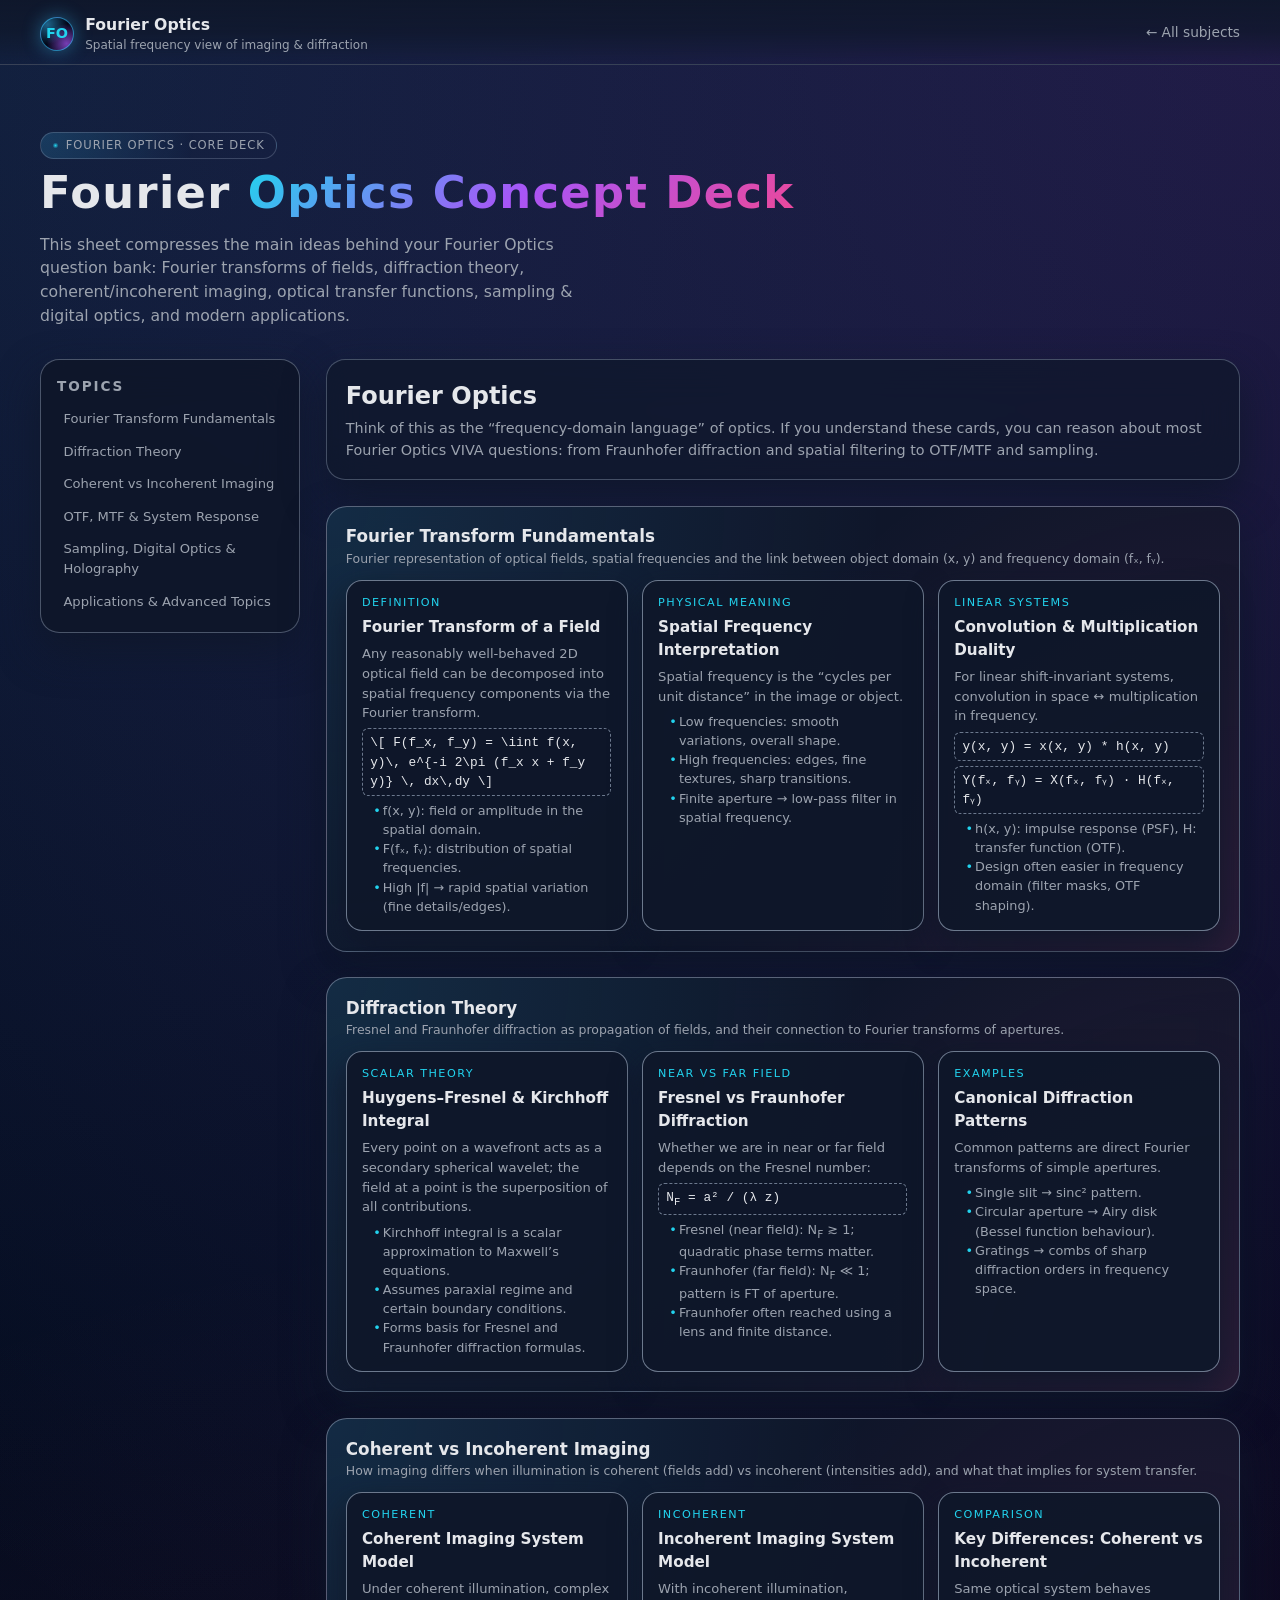
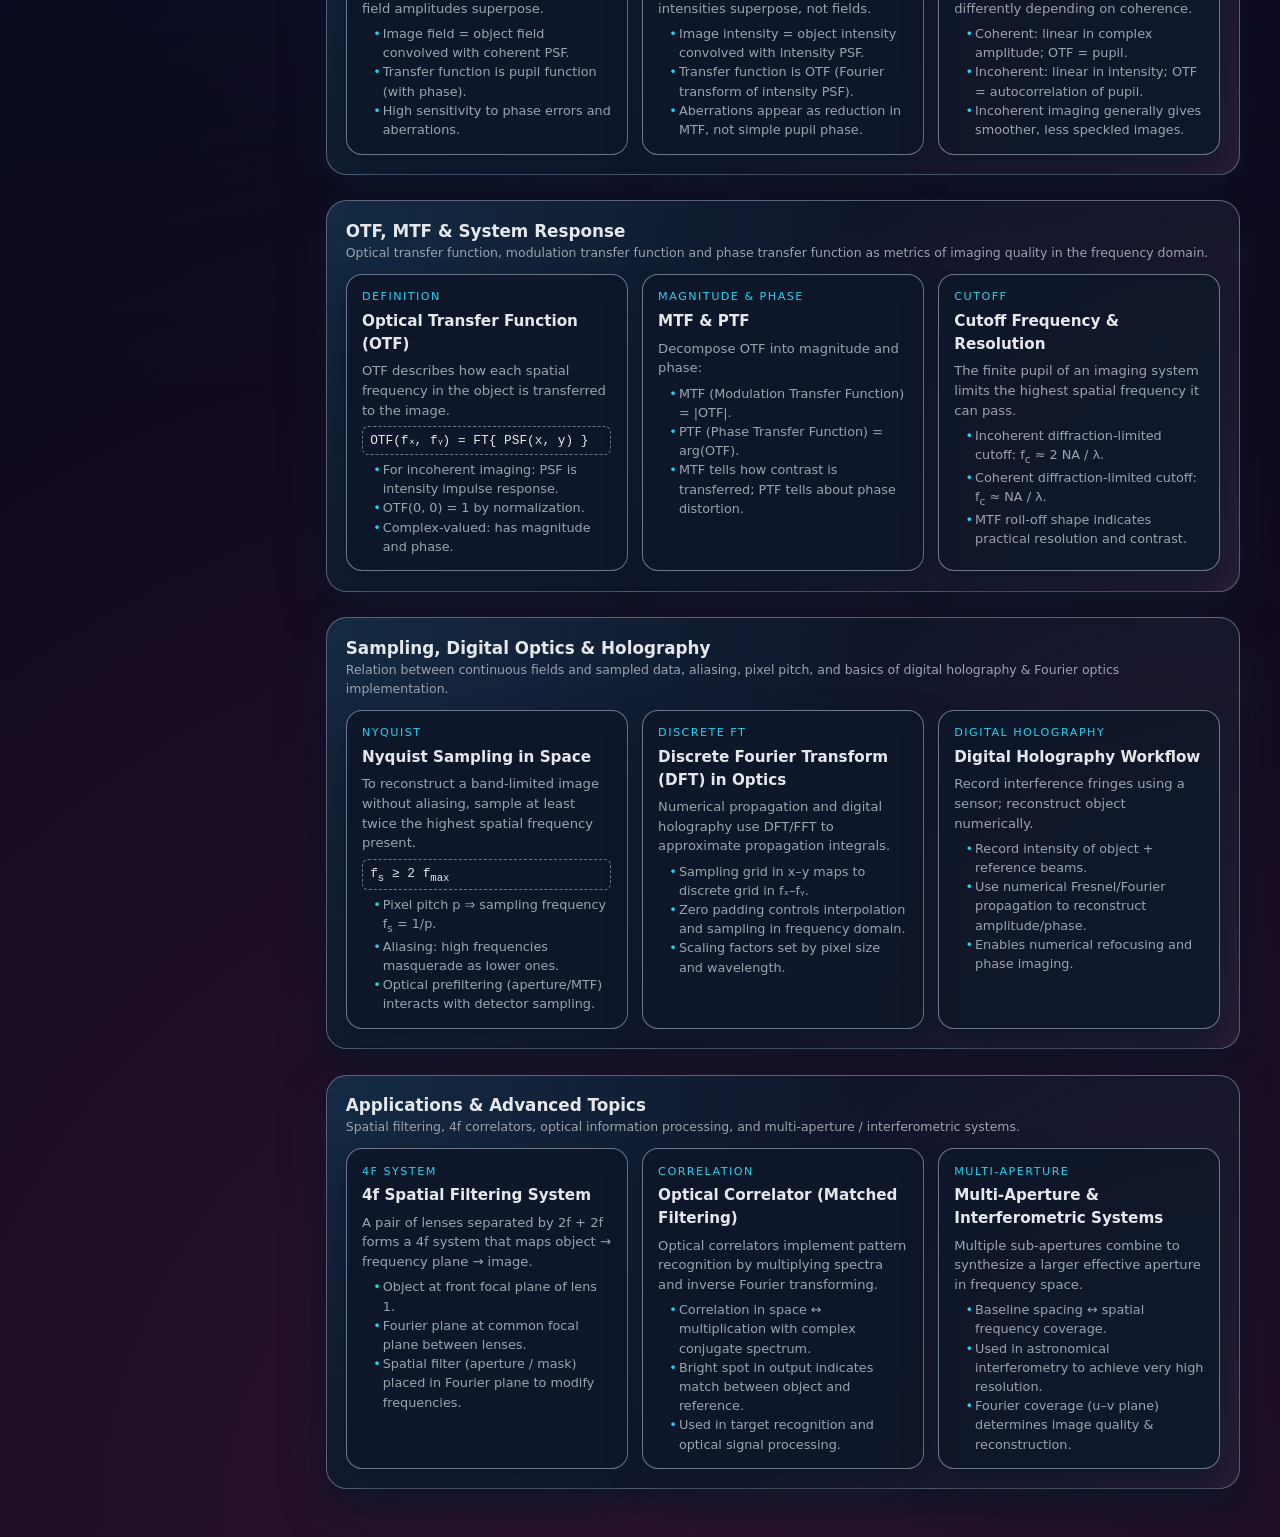
<file: fourier-optics.html>
<!DOCTYPE html>
<html lang="en">
<head>
  <meta charset="UTF-8" />
  <title>Fourier Optics – Concept Cheat Sheet</title>
  <meta name="viewport" content="width=device-width, initial-scale=1.0" />
  <link rel="stylesheet" href="styles.css" />
</head>
<body>
  <!-- Shared nav -->
  <header class="nav">
    <div class="nav-inner">
      <div class="brand">
        <div class="brand-logo">FO</div>
        <div>
          <div class="brand-text-main">Fourier Optics</div>
          <div class="brand-text-sub">Spatial frequency view of imaging & diffraction</div>
        </div>
      </div>
      <nav class="nav-links">
        <a href="index.html">← All subjects</a>
      </nav>
    </div>
  </header>

  <main class="wrapper">
    <!-- Hero -->
    <section class="hero" style="padding-bottom:0;">
      <span class="chip">
        <span class="chip-dot"></span>
        Fourier optics · Core deck
      </span>
      <h1 class="hero-title">
        Fourier <span>Optics Concept Deck</span>
      </h1>
      <p class="hero-subtitle">
        This sheet compresses the main ideas behind your Fourier Optics question bank:
        Fourier transforms of fields, diffraction theory, coherent/incoherent imaging,
        optical transfer functions, sampling & digital optics, and modern applications.
      </p>
    </section>

    <section class="page-grid">
      <!-- Sidebar -->
      <aside class="sidebar">
        <h2 class="sidebar-title">Topics</h2>
        <ul class="topic-list">
          <li><a href="#fourier-fundamentals">Fourier Transform Fundamentals</a></li>
          <li><a href="#diffraction-theory">Diffraction Theory</a></li>
          <li><a href="#coherent-incoherent">Coherent vs Incoherent Imaging</a></li>
          <li><a href="#otf-mtf">OTF, MTF & System Response</a></li>
          <li><a href="#sampling-digital">Sampling, Digital Optics & Holography</a></li>
          <li><a href="#applications-advanced">Applications & Advanced Topics</a></li>
        </ul>
      </aside>

      <!-- Main content -->
      <div class="subject-main">
        <header class="subject-header">
          <h1>Fourier Optics</h1>
          <p>
            Think of this as the “frequency-domain language” of optics. If you understand
            these cards, you can reason about most Fourier Optics VIVA questions:
            from Fraunhofer diffraction and spatial filtering to OTF/MTF and sampling.
          </p>
        </header>

        <!-- 1. Fourier fundamentals -->
        <section id="fourier-fundamentals" class="topic-section">
          <div class="topic-header">
            <div>
              <h2 class="topic-title">Fourier Transform Fundamentals</h2>
              <p class="topic-meta">
                Fourier representation of optical fields, spatial frequencies and the link
                between object domain (x, y) and frequency domain (fₓ, fᵧ).
              </p>
            </div>
          </div>

          <div class="flashcard-grid">
            <article class="flashcard">
              <p class="tag">Definition</p>
              <h3>Fourier Transform of a Field</h3>
              <p>
                Any reasonably well-behaved 2D optical field can be decomposed into
                spatial frequency components via the Fourier transform.
              </p>
              <div class="formula">
                \[ F(f_x, f_y) = \iint f(x, y)\, e^{-i 2\pi (f_x x + f_y y)} \, dx\,dy \]
              </div>
              <ul>
                <li>f(x, y): field or amplitude in the spatial domain.</li>
                <li>F(fₓ, fᵧ): distribution of spatial frequencies.</li>
                <li>High |f| → rapid spatial variation (fine details/edges).</li>
              </ul>
            </article>

            <article class="flashcard">
              <p class="tag">Physical meaning</p>
              <h3>Spatial Frequency Interpretation</h3>
              <p>
                Spatial frequency is the “cycles per unit distance” in the image or object.
              </p>
              <ul>
                <li>Low frequencies: smooth variations, overall shape.</li>
                <li>High frequencies: edges, fine textures, sharp transitions.</li>
                <li>Finite aperture → low-pass filter in spatial frequency.</li>
              </ul>
            </article>

            <article class="flashcard">
              <p class="tag">Linear systems</p>
              <h3>Convolution & Multiplication Duality</h3>
              <p>
                For linear shift-invariant systems, convolution in space ↔ multiplication in frequency.
              </p>
              <div class="formula">
                y(x, y) = x(x, y) * h(x, y)
              </div>
              <div class="formula">
                Y(fₓ, fᵧ) = X(fₓ, fᵧ) · H(fₓ, fᵧ)
              </div>
              <ul>
                <li>h(x, y): impulse response (PSF), H: transfer function (OTF).</li>
                <li>Design often easier in frequency domain (filter masks, OTF shaping).</li>
              </ul>
            </article>
          </div>
        </section>

        <!-- 2. Diffraction theory -->
        <section id="diffraction-theory" class="topic-section">
          <div class="topic-header">
            <div>
              <h2 class="topic-title">Diffraction Theory</h2>
              <p class="topic-meta">
                Fresnel and Fraunhofer diffraction as propagation of fields,
                and their connection to Fourier transforms of apertures.
              </p>
            </div>
          </div>

          <div class="flashcard-grid">
            <article class="flashcard">
              <p class="tag">Scalar theory</p>
              <h3>Huygens–Fresnel & Kirchhoff Integral</h3>
              <p>
                Every point on a wavefront acts as a secondary spherical wavelet; the field
                at a point is the superposition of all contributions.
              </p>
              <ul>
                <li>Kirchhoff integral is a scalar approximation to Maxwell’s equations.</li>
                <li>Assumes paraxial regime and certain boundary conditions.</li>
                <li>Forms basis for Fresnel and Fraunhofer diffraction formulas.</li>
              </ul>
            </article>

            <article class="flashcard">
              <p class="tag">Near vs far field</p>
              <h3>Fresnel vs Fraunhofer Diffraction</h3>
              <p>
                Whether we are in near or far field depends on the Fresnel number:
              </p>
              <div class="formula">
                N<sub>F</sub> = a² / (λ z)
              </div>
              <ul>
                <li>Fresnel (near field): N<sub>F</sub> ≳ 1; quadratic phase terms matter.</li>
                <li>Fraunhofer (far field): N<sub>F</sub> ≪ 1; pattern is FT of aperture.</li>
                <li>Fraunhofer often reached using a lens and finite distance.</li>
              </ul>
            </article>

            <article class="flashcard">
              <p class="tag">Examples</p>
              <h3>Canonical Diffraction Patterns</h3>
              <p>
                Common patterns are direct Fourier transforms of simple apertures.
              </p>
              <ul>
                <li>Single slit → sinc² pattern.</li>
                <li>Circular aperture → Airy disk (Bessel function behaviour).</li>
                <li>Gratings → combs of sharp diffraction orders in frequency space.</li>
              </ul>
            </article>
          </div>
        </section>

        <!-- 3. Coherent vs incoherent imaging -->
        <section id="coherent-incoherent" class="topic-section">
          <div class="topic-header">
            <div>
              <h2 class="topic-title">Coherent vs Incoherent Imaging</h2>
              <p class="topic-meta">
                How imaging differs when illumination is coherent (fields add) vs
                incoherent (intensities add), and what that implies for system transfer.
              </p>
            </div>
          </div>

          <div class="flashcard-grid">
            <article class="flashcard">
              <p class="tag">Coherent</p>
              <h3>Coherent Imaging System Model</h3>
              <p>
                Under coherent illumination, complex field amplitudes superpose.
              </p>
              <ul>
                <li>Image field = object field convolved with coherent PSF.</li>
                <li>Transfer function is pupil function (with phase).</li>
                <li>High sensitivity to phase errors and aberrations.</li>
              </ul>
            </article>

            <article class="flashcard">
              <p class="tag">Incoherent</p>
              <h3>Incoherent Imaging System Model</h3>
              <p>
                With incoherent illumination, intensities superpose, not fields.
              </p>
              <ul>
                <li>Image intensity = object intensity convolved with intensity PSF.</li>
                <li>Transfer function is OTF (Fourier transform of intensity PSF).</li>
                <li>Aberrations appear as reduction in MTF, not simple pupil phase.</li>
              </ul>
            </article>

            <article class="flashcard">
              <p class="tag">Comparison</p>
              <h3>Key Differences: Coherent vs Incoherent</h3>
              <p>
                Same optical system behaves differently depending on coherence.
              </p>
              <ul>
                <li>Coherent: linear in complex amplitude; OTF = pupil.</li>
                <li>Incoherent: linear in intensity; OTF = autocorrelation of pupil.</li>
                <li>Incoherent imaging generally gives smoother, less speckled images.</li>
              </ul>
            </article>
          </div>
        </section>

        <!-- 4. OTF & MTF -->
        <section id="otf-mtf" class="topic-section">
          <div class="topic-header">
            <div>
              <h2 class="topic-title">OTF, MTF & System Response</h2>
              <p class="topic-meta">
                Optical transfer function, modulation transfer function and phase transfer function
                as metrics of imaging quality in the frequency domain.
              </p>
            </div>
          </div>

          <div class="flashcard-grid">
            <article class="flashcard">
              <p class="tag">Definition</p>
              <h3>Optical Transfer Function (OTF)</h3>
              <p>
                OTF describes how each spatial frequency in the object is transferred to the image.
              </p>
              <div class="formula">
                OTF(fₓ, fᵧ) = FT{ PSF(x, y) }
              </div>
              <ul>
                <li>For incoherent imaging: PSF is intensity impulse response.</li>
                <li>OTF(0, 0) = 1 by normalization.</li>
                <li>Complex-valued: has magnitude and phase.</li>
              </ul>
            </article>

            <article class="flashcard">
              <p class="tag">Magnitude & phase</p>
              <h3>MTF & PTF</h3>
              <p>
                Decompose OTF into magnitude and phase:
              </p>
              <ul>
                <li>MTF (Modulation Transfer Function) = |OTF|.</li>
                <li>PTF (Phase Transfer Function) = arg(OTF).</li>
                <li>MTF tells how contrast is transferred; PTF tells about phase distortion.</li>
              </ul>
            </article>

            <article class="flashcard">
              <p class="tag">Cutoff</p>
              <h3>Cutoff Frequency & Resolution</h3>
              <p>
                The finite pupil of an imaging system limits the highest spatial frequency it can pass.
              </p>
              <ul>
                <li>Incoherent diffraction-limited cutoff: f<sub>c</sub> ≈ 2 NA / λ.</li>
                <li>Coherent diffraction-limited cutoff: f<sub>c</sub> ≈ NA / λ.</li>
                <li>MTF roll-off shape indicates practical resolution and contrast.</li>
              </ul>
            </article>
          </div>
        </section>

        <!-- 5. Sampling & Digital -->
        <section id="sampling-digital" class="topic-section">
          <div class="topic-header">
            <div>
              <h2 class="topic-title">Sampling, Digital Optics & Holography</h2>
              <p class="topic-meta">
                Relation between continuous fields and sampled data, aliasing, pixel pitch,
                and basics of digital holography & Fourier optics implementation.
              </p>
            </div>
          </div>

          <div class="flashcard-grid">
            <article class="flashcard">
              <p class="tag">Nyquist</p>
              <h3>Nyquist Sampling in Space</h3>
              <p>
                To reconstruct a band-limited image without aliasing, sample at least twice
                the highest spatial frequency present.
              </p>
              <div class="formula">
                f<sub>s</sub> ≥ 2 f<sub>max</sub>
              </div>
              <ul>
                <li>Pixel pitch p ⇒ sampling frequency f<sub>s</sub> = 1/p.</li>
                <li>Aliasing: high frequencies masquerade as lower ones.</li>
                <li>Optical prefiltering (aperture/MTF) interacts with detector sampling.</li>
              </ul>
            </article>

            <article class="flashcard">
              <p class="tag">Discrete FT</p>
              <h3>Discrete Fourier Transform (DFT) in Optics</h3>
              <p>
                Numerical propagation and digital holography use DFT/FFT to approximate
                propagation integrals.
              </p>
              <ul>
                <li>Sampling grid in x–y maps to discrete grid in fₓ–fᵧ.</li>
                <li>Zero padding controls interpolation and sampling in frequency domain.</li>
                <li>Scaling factors set by pixel size and wavelength.</li>
              </ul>
            </article>

            <article class="flashcard">
              <p class="tag">Digital holography</p>
              <h3>Digital Holography Workflow</h3>
              <p>
                Record interference fringes using a sensor; reconstruct object numerically.
              </p>
              <ul>
                <li>Record intensity of object + reference beams.</li>
                <li>Use numerical Fresnel/Fourier propagation to reconstruct amplitude/phase.</li>
                <li>Enables numerical refocusing and phase imaging.</li>
              </ul>
            </article>
          </div>
        </section>

        <!-- 6. Applications & advanced -->
        <section id="applications-advanced" class="topic-section">
          <div class="topic-header">
            <div>
              <h2 class="topic-title">Applications & Advanced Topics</h2>
              <p class="topic-meta">
                Spatial filtering, 4f correlators, optical information processing,
                and multi-aperture / interferometric systems.
              </p>
            </div>
          </div>

          <div class="flashcard-grid">
            <article class="flashcard">
              <p class="tag">4f system</p>
              <h3>4f Spatial Filtering System</h3>
              <p>
                A pair of lenses separated by 2f + 2f forms a 4f system that maps object → frequency plane → image.
              </p>
              <ul>
                <li>Object at front focal plane of lens 1.</li>
                <li>Fourier plane at common focal plane between lenses.</li>
                <li>Spatial filter (aperture / mask) placed in Fourier plane to modify frequencies.</li>
              </ul>
            </article>

            <article class="flashcard">
              <p class="tag">Correlation</p>
              <h3>Optical Correlator (Matched Filtering)</h3>
              <p>
                Optical correlators implement pattern recognition by multiplying spectra
                and inverse Fourier transforming.
              </p>
              <ul>
                <li>Correlation in space ↔ multiplication with complex conjugate spectrum.</li>
                <li>Bright spot in output indicates match between object and reference.</li>
                <li>Used in target recognition and optical signal processing.</li>
              </ul>
            </article>

            <article class="flashcard">
              <p class="tag">Multi-aperture</p>
              <h3>Multi-Aperture & Interferometric Systems</h3>
              <p>
                Multiple sub-apertures combine to synthesize a larger effective aperture in frequency space.
              </p>
              <ul>
                <li>Baseline spacing ↔ spatial frequency coverage.</li>
                <li>Used in astronomical interferometry to achieve very high resolution.</li>
                <li>Fourier coverage (u–v plane) determines image quality & reconstruction.</li>
              </ul>
            </article>
          </div>
        </section>
      </div>
    </section>
  </main>
</body>
</html>
</file>
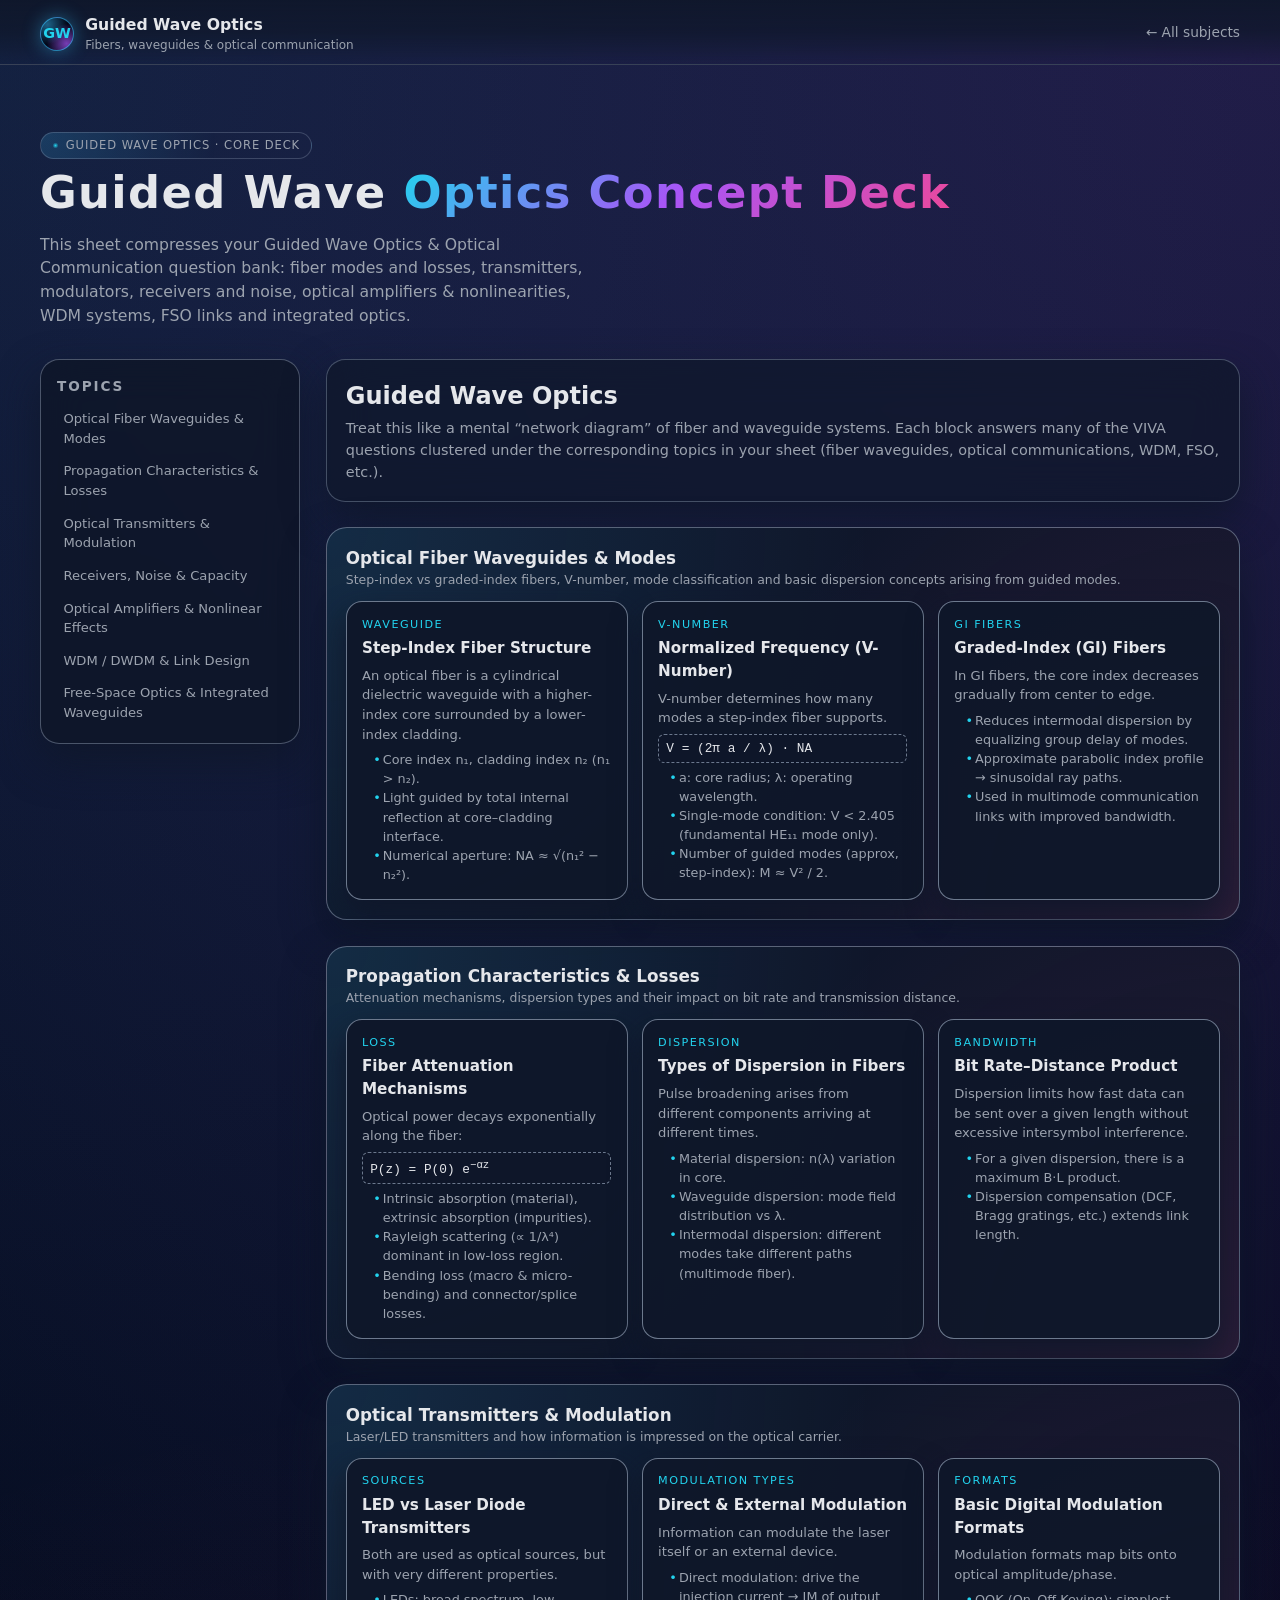
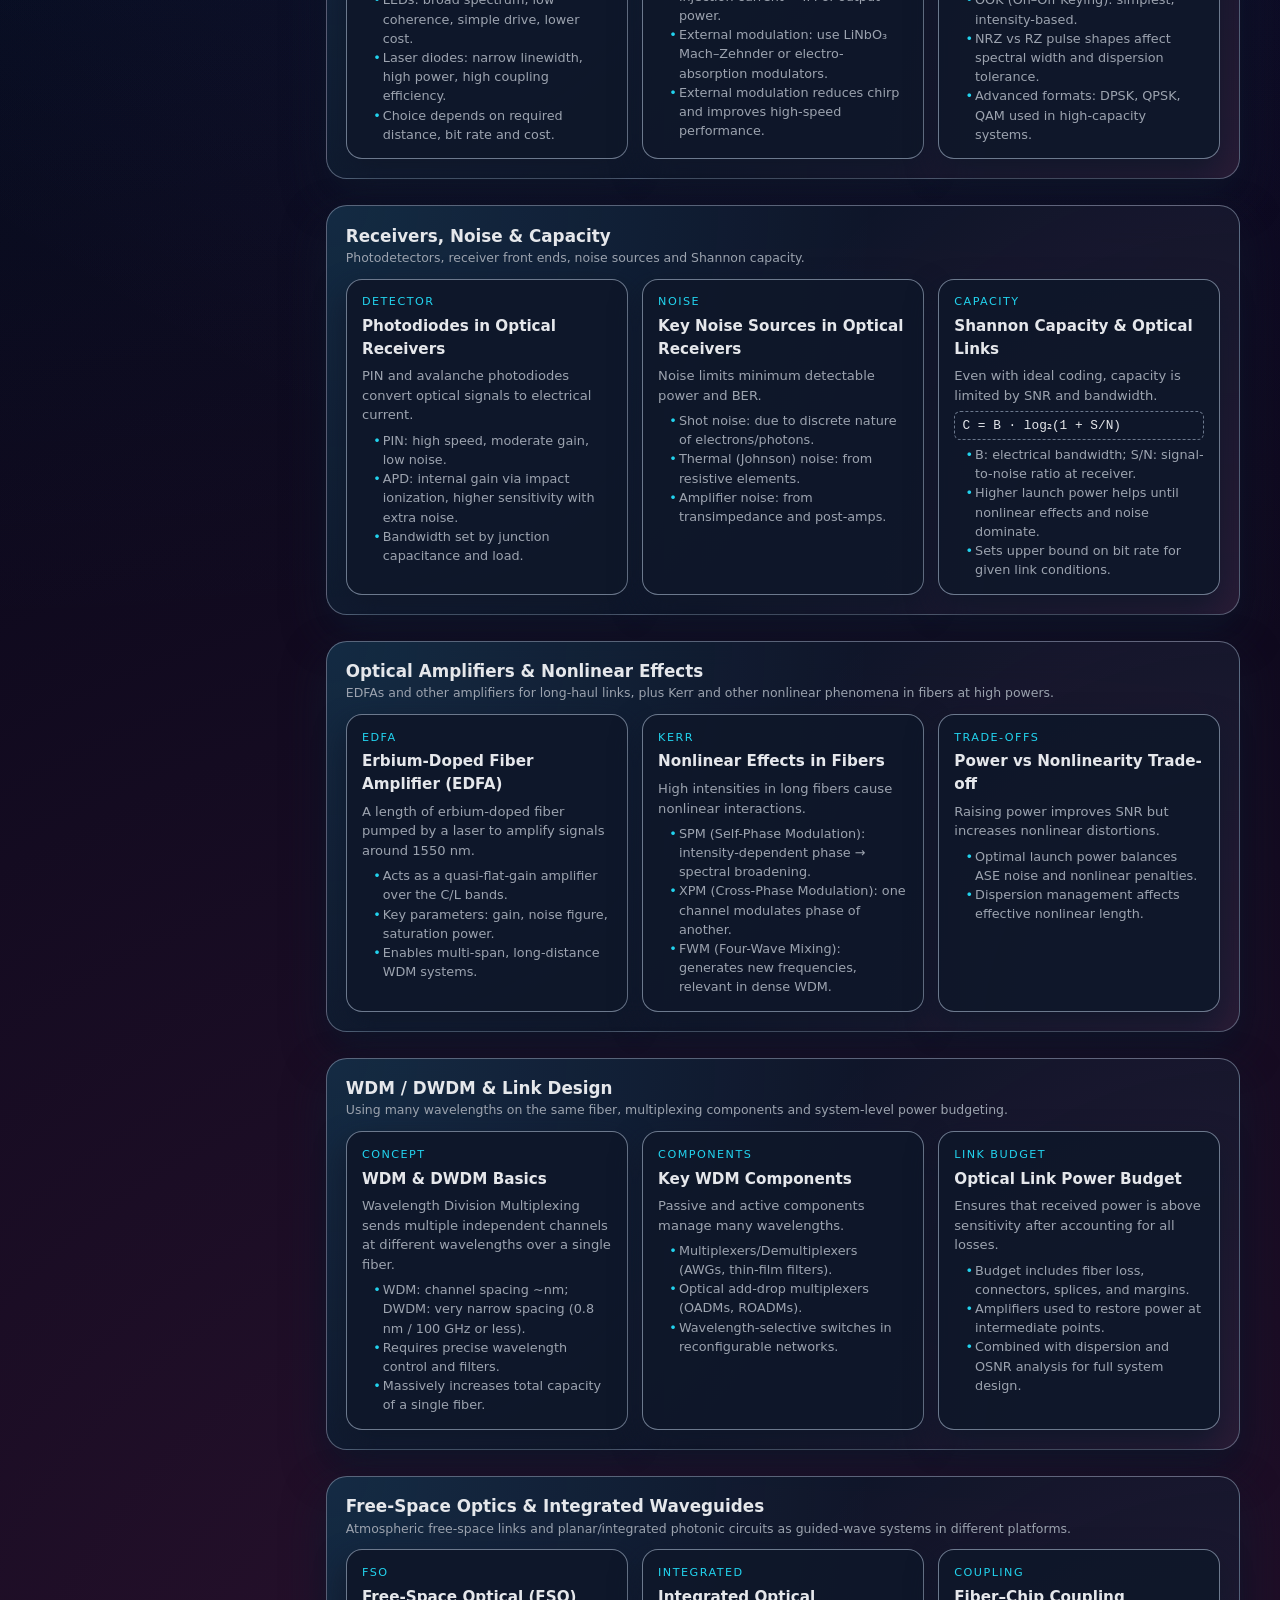
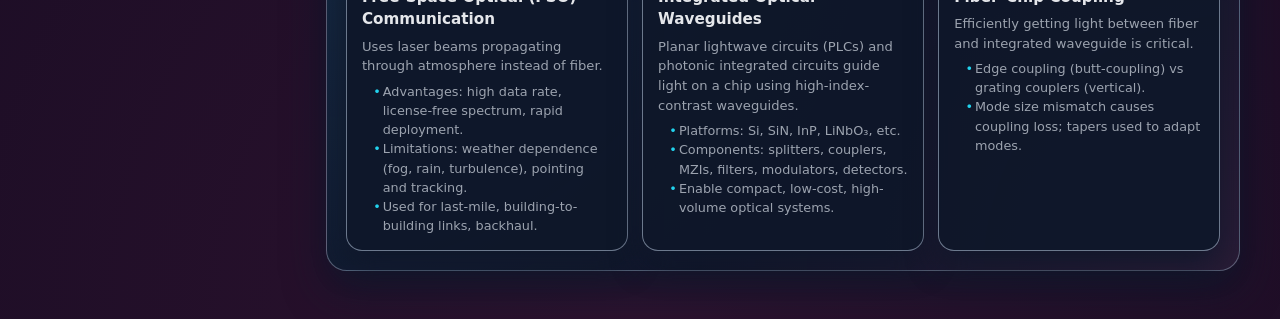
<file: guided-wave-optics.html>
<!DOCTYPE html>
<html lang="en">
<head>
  <meta charset="UTF-8" />
  <title>Guided Wave Optics – Concept Cheat Sheet</title>
  <meta name="viewport" content="width=device-width, initial-scale=1.0" />
  <link rel="stylesheet" href="styles.css" />
</head>
<body>
  <!-- Shared nav -->
  <header class="nav">
    <div class="nav-inner">
      <div class="brand">
        <div class="brand-logo">GW</div>
        <div>
          <div class="brand-text-main">Guided Wave Optics</div>
          <div class="brand-text-sub">Fibers, waveguides & optical communication</div>
        </div>
      </div>
      <nav class="nav-links">
        <a href="index.html">← All subjects</a>
      </nav>
    </div>
  </header>

  <main class="wrapper">
    <!-- Hero -->
    <section class="hero" style="padding-bottom:0;">
      <span class="chip">
        <span class="chip-dot"></span>
        Guided Wave Optics · Core deck
      </span>
      <h1 class="hero-title">
        Guided Wave <span>Optics Concept Deck</span>
      </h1>
      <p class="hero-subtitle">
        This sheet compresses your Guided Wave Optics & Optical Communication question bank:
        fiber modes and losses, transmitters, modulators, receivers and noise, optical
        amplifiers & nonlinearities, WDM systems, FSO links and integrated optics.
      </p>
    </section>

    <section class="page-grid">
      <!-- Sidebar -->
      <aside class="sidebar">
        <h2 class="sidebar-title">Topics</h2>
        <ul class="topic-list">
          <li><a href="#fiber-waveguides">Optical Fiber Waveguides & Modes</a></li>
          <li><a href="#propagation-losses">Propagation Characteristics & Losses</a></li>
          <li><a href="#tx-modulation">Optical Transmitters & Modulation</a></li>
          <li><a href="#rx-noise">Receivers, Noise & Capacity</a></li>
          <li><a href="#amplifiers-nonlinear">Optical Amplifiers & Nonlinear Effects</a></li>
          <li><a href="#wdm-link">WDM / DWDM & Link Design</a></li>
          <li><a href="#fso-integrated">Free-Space Optics & Integrated Waveguides</a></li>
        </ul>
      </aside>

      <!-- Main content -->
      <div class="subject-main">
        <header class="subject-header">
          <h1>Guided Wave Optics</h1>
          <p>
            Treat this like a mental “network diagram” of fiber and waveguide systems.
            Each block answers many of the VIVA questions clustered under the corresponding
            topics in your sheet (fiber waveguides, optical communications, WDM, FSO, etc.).
          </p>
        </header>

        <!-- 1. Fiber waveguides & modes -->
        <section id="fiber-waveguides" class="topic-section">
          <div class="topic-header">
            <div>
              <h2 class="topic-title">Optical Fiber Waveguides & Modes</h2>
              <p class="topic-meta">
                Step-index vs graded-index fibers, V-number, mode classification and basic
                dispersion concepts arising from guided modes.
              </p>
            </div>
          </div>

          <div class="flashcard-grid">
            <article class="flashcard">
              <p class="tag">Waveguide</p>
              <h3>Step-Index Fiber Structure</h3>
              <p>
                An optical fiber is a cylindrical dielectric waveguide with a higher-index
                core surrounded by a lower-index cladding.
              </p>
              <ul>
                <li>Core index n₁, cladding index n₂ (n₁ &gt; n₂).</li>
                <li>Light guided by total internal reflection at core–cladding interface.</li>
                <li>Numerical aperture: NA ≈ √(n₁² − n₂²).</li>
              </ul>
            </article>

            <article class="flashcard">
              <p class="tag">V-number</p>
              <h3>Normalized Frequency (V-Number)</h3>
              <p>
                V-number determines how many modes a step-index fiber supports.
              </p>
              <div class="formula">
                V = (2π a / λ) · NA
              </div>
              <ul>
                <li>a: core radius; λ: operating wavelength.</li>
                <li>Single-mode condition: V &lt; 2.405 (fundamental HE₁₁ mode only).</li>
                <li>Number of guided modes (approx, step-index): M ≈ V² / 2.</li>
              </ul>
            </article>

            <article class="flashcard">
              <p class="tag">GI fibers</p>
              <h3>Graded-Index (GI) Fibers</h3>
              <p>
                In GI fibers, the core index decreases gradually from center to edge.
              </p>
              <ul>
                <li>Reduces intermodal dispersion by equalizing group delay of modes.</li>
                <li>Approximate parabolic index profile → sinusoidal ray paths.</li>
                <li>Used in multimode communication links with improved bandwidth.</li>
              </ul>
            </article>
          </div>
        </section>

        <!-- 2. Propagation characteristics & losses -->
        <section id="propagation-losses" class="topic-section">
          <div class="topic-header">
            <div>
              <h2 class="topic-title">Propagation Characteristics & Losses</h2>
              <p class="topic-meta">
                Attenuation mechanisms, dispersion types and their impact on bit rate
                and transmission distance.
              </p>
            </div>
          </div>

          <div class="flashcard-grid">
            <article class="flashcard">
              <p class="tag">Loss</p>
              <h3>Fiber Attenuation Mechanisms</h3>
              <p>
                Optical power decays exponentially along the fiber:
              </p>
              <div class="formula">
                P(z) = P(0) e<sup>−αz</sup>
              </div>
              <ul>
                <li>Intrinsic absorption (material), extrinsic absorption (impurities).</li>
                <li>Rayleigh scattering (∝ 1/λ⁴) dominant in low-loss region.</li>
                <li>Bending loss (macro & micro-bending) and connector/splice losses.</li>
              </ul>
            </article>

            <article class="flashcard">
              <p class="tag">Dispersion</p>
              <h3>Types of Dispersion in Fibers</h3>
              <p>
                Pulse broadening arises from different components arriving at different times.
              </p>
              <ul>
                <li>Material dispersion: n(λ) variation in core.</li>
                <li>Waveguide dispersion: mode field distribution vs λ.</li>
                <li>Intermodal dispersion: different modes take different paths (multimode fiber).</li>
              </ul>
            </article>

            <article class="flashcard">
              <p class="tag">Bandwidth</p>
              <h3>Bit Rate–Distance Product</h3>
              <p>
                Dispersion limits how fast data can be sent over a given length without
                excessive intersymbol interference.
              </p>
              <ul>
                <li>For a given dispersion, there is a maximum B·L product.</li>
                <li>Dispersion compensation (DCF, Bragg gratings, etc.) extends link length.</li>
              </ul>
            </article>
          </div>
        </section>

        <!-- 3. Transmitters & Modulation -->
        <section id="tx-modulation" class="topic-section">
          <div class="topic-header">
            <div>
              <h2 class="topic-title">Optical Transmitters & Modulation</h2>
              <p class="topic-meta">
                Laser/LED transmitters and how information is impressed on the optical carrier.
              </p>
            </div>
          </div>

          <div class="flashcard-grid">
            <article class="flashcard">
              <p class="tag">Sources</p>
              <h3>LED vs Laser Diode Transmitters</h3>
              <p>
                Both are used as optical sources, but with very different properties.
              </p>
              <ul>
                <li>LEDs: broad spectrum, low coherence, simple drive, lower cost.</li>
                <li>Laser diodes: narrow linewidth, high power, high coupling efficiency.</li>
                <li>Choice depends on required distance, bit rate and cost.</li>
              </ul>
            </article>

            <article class="flashcard">
              <p class="tag">Modulation types</p>
              <h3>Direct & External Modulation</h3>
              <p>
                Information can modulate the laser itself or an external device.
              </p>
              <ul>
                <li>Direct modulation: drive the injection current → IM of output power.</li>
                <li>External modulation: use LiNbO₃ Mach–Zehnder or electro-absorption modulators.</li>
                <li>External modulation reduces chirp and improves high-speed performance.</li>
              </ul>
            </article>

            <article class="flashcard">
              <p class="tag">Formats</p>
              <h3>Basic Digital Modulation Formats</h3>
              <p>
                Modulation formats map bits onto optical amplitude/phase.
              </p>
              <ul>
                <li>OOK (On–Off Keying): simplest, intensity-based.</li>
                <li>NRZ vs RZ pulse shapes affect spectral width and dispersion tolerance.</li>
                <li>Advanced formats: DPSK, QPSK, QAM used in high-capacity systems.</li>
              </ul>
            </article>
          </div>
        </section>

        <!-- 4. Receivers, noise & capacity -->
        <section id="rx-noise" class="topic-section">
          <div class="topic-header">
            <div>
              <h2 class="topic-title">Receivers, Noise & Capacity</h2>
              <p class="topic-meta">
                Photodetectors, receiver front ends, noise sources and Shannon capacity.
              </p>
            </div>
          </div>

          <div class="flashcard-grid">
            <article class="flashcard">
              <p class="tag">Detector</p>
              <h3>Photodiodes in Optical Receivers</h3>
              <p>
                PIN and avalanche photodiodes convert optical signals to electrical current.
              </p>
              <ul>
                <li>PIN: high speed, moderate gain, low noise.</li>
                <li>APD: internal gain via impact ionization, higher sensitivity with extra noise.</li>
                <li>Bandwidth set by junction capacitance and load.</li>
              </ul>
            </article>

            <article class="flashcard">
              <p class="tag">Noise</p>
              <h3>Key Noise Sources in Optical Receivers</h3>
              <p>
                Noise limits minimum detectable power and BER.
              </p>
              <ul>
                <li>Shot noise: due to discrete nature of electrons/photons.</li>
                <li>Thermal (Johnson) noise: from resistive elements.</li>
                <li>Amplifier noise: from transimpedance and post-amps.</li>
              </ul>
            </article>

            <article class="flashcard">
              <p class="tag">Capacity</p>
              <h3>Shannon Capacity & Optical Links</h3>
              <p>
                Even with ideal coding, capacity is limited by SNR and bandwidth.
              </p>
              <div class="formula">
                C = B · log₂(1 + S/N)
              </div>
              <ul>
                <li>B: electrical bandwidth; S/N: signal-to-noise ratio at receiver.</li>
                <li>Higher launch power helps until nonlinear effects and noise dominate.</li>
                <li>Sets upper bound on bit rate for given link conditions.</li>
              </ul>
            </article>
          </div>
        </section>

        <!-- 5. Amplifiers & nonlinear effects -->
        <section id="amplifiers-nonlinear" class="topic-section">
          <div class="topic-header">
            <div>
              <h2 class="topic-title">Optical Amplifiers & Nonlinear Effects</h2>
              <p class="topic-meta">
                EDFAs and other amplifiers for long-haul links, plus Kerr and other nonlinear
                phenomena in fibers at high powers.
              </p>
            </div>
          </div>

          <div class="flashcard-grid">
            <article class="flashcard">
              <p class="tag">EDFA</p>
              <h3>Erbium-Doped Fiber Amplifier (EDFA)</h3>
              <p>
                A length of erbium-doped fiber pumped by a laser to amplify signals around 1550 nm.
              </p>
              <ul>
                <li>Acts as a quasi-flat-gain amplifier over the C/L bands.</li>
                <li>Key parameters: gain, noise figure, saturation power.</li>
                <li>Enables multi-span, long-distance WDM systems.</li>
              </ul>
            </article>

            <article class="flashcard">
              <p class="tag">Kerr</p>
              <h3>Nonlinear Effects in Fibers</h3>
              <p>
                High intensities in long fibers cause nonlinear interactions.
              </p>
              <ul>
                <li>SPM (Self-Phase Modulation): intensity-dependent phase → spectral broadening.</li>
                <li>XPM (Cross-Phase Modulation): one channel modulates phase of another.</li>
                <li>FWM (Four-Wave Mixing): generates new frequencies, relevant in dense WDM.</li>
              </ul>
            </article>

            <article class="flashcard">
              <p class="tag">Trade-offs</p>
              <h3>Power vs Nonlinearity Trade-off</h3>
              <p>
                Raising power improves SNR but increases nonlinear distortions.
              </p>
              <ul>
                <li>Optimal launch power balances ASE noise and nonlinear penalties.</li>
                <li>Dispersion management affects effective nonlinear length.</li>
              </ul>
            </article>
          </div>
        </section>

        <!-- 6. WDM / DWDM & link design -->
        <section id="wdm-link" class="topic-section">
          <div class="topic-header">
            <div>
              <h2 class="topic-title">WDM / DWDM & Link Design</h2>
              <p class="topic-meta">
                Using many wavelengths on the same fiber, multiplexing components
                and system-level power budgeting.
              </p>
            </div>
          </div>

          <div class="flashcard-grid">
            <article class="flashcard">
              <p class="tag">Concept</p>
              <h3>WDM & DWDM Basics</h3>
              <p>
                Wavelength Division Multiplexing sends multiple independent channels
                at different wavelengths over a single fiber.
              </p>
              <ul>
                <li>WDM: channel spacing ~nm; DWDM: very narrow spacing (0.8 nm / 100 GHz or less).</li>
                <li>Requires precise wavelength control and filters.</li>
                <li>Massively increases total capacity of a single fiber.</li>
              </ul>
            </article>

            <article class="flashcard">
              <p class="tag">Components</p>
              <h3>Key WDM Components</h3>
              <p>
                Passive and active components manage many wavelengths.
              </p>
              <ul>
                <li>Multiplexers/Demultiplexers (AWGs, thin-film filters).</li>
                <li>Optical add-drop multiplexers (OADMs, ROADMs).</li>
                <li>Wavelength-selective switches in reconfigurable networks.</li>
              </ul>
            </article>

            <article class="flashcard">
              <p class="tag">Link budget</p>
              <h3>Optical Link Power Budget</h3>
              <p>
                Ensures that received power is above sensitivity after accounting for all losses.
              </p>
              <ul>
                <li>Budget includes fiber loss, connectors, splices, and margins.</li>
                <li>Amplifiers used to restore power at intermediate points.</li>
                <li>Combined with dispersion and OSNR analysis for full system design.</li>
              </ul>
            </article>
          </div>
        </section>

        <!-- 7. FSO & integrated optics -->
        <section id="fso-integrated" class="topic-section">
          <div class="topic-header">
            <div>
              <h2 class="topic-title">Free-Space Optics & Integrated Waveguides</h2>
              <p class="topic-meta">
                Atmospheric free-space links and planar/integrated photonic circuits as
                guided-wave systems in different platforms.
              </p>
            </div>
          </div>

          <div class="flashcard-grid">
            <article class="flashcard">
              <p class="tag">FSO</p>
              <h3>Free-Space Optical (FSO) Communication</h3>
              <p>
                Uses laser beams propagating through atmosphere instead of fiber.
              </p>
              <ul>
                <li>Advantages: high data rate, license-free spectrum, rapid deployment.</li>
                <li>Limitations: weather dependence (fog, rain, turbulence), pointing and tracking.</li>
                <li>Used for last-mile, building-to-building links, backhaul.</li>
              </ul>
            </article>

            <article class="flashcard">
              <p class="tag">Integrated</p>
              <h3>Integrated Optical Waveguides</h3>
              <p>
                Planar lightwave circuits (PLCs) and photonic integrated circuits guide light
                on a chip using high-index-contrast waveguides.
              </p>
              <ul>
                <li>Platforms: Si, SiN, InP, LiNbO₃, etc.</li>
                <li>Components: splitters, couplers, MZIs, filters, modulators, detectors.</li>
                <li>Enable compact, low-cost, high-volume optical systems.</li>
              </ul>
            </article>

            <article class="flashcard">
              <p class="tag">Coupling</p>
              <h3>Fiber–Chip Coupling</h3>
              <p>
                Efficiently getting light between fiber and integrated waveguide is critical.
              </p>
              <ul>
                <li>Edge coupling (butt-coupling) vs grating couplers (vertical).</li>
                <li>Mode size mismatch causes coupling loss; tapers used to adapt modes.</li>
              </ul>
            </article>
          </div>
        </section>
      </div>
    </section>
  </main>
</body>
</html>
</file>
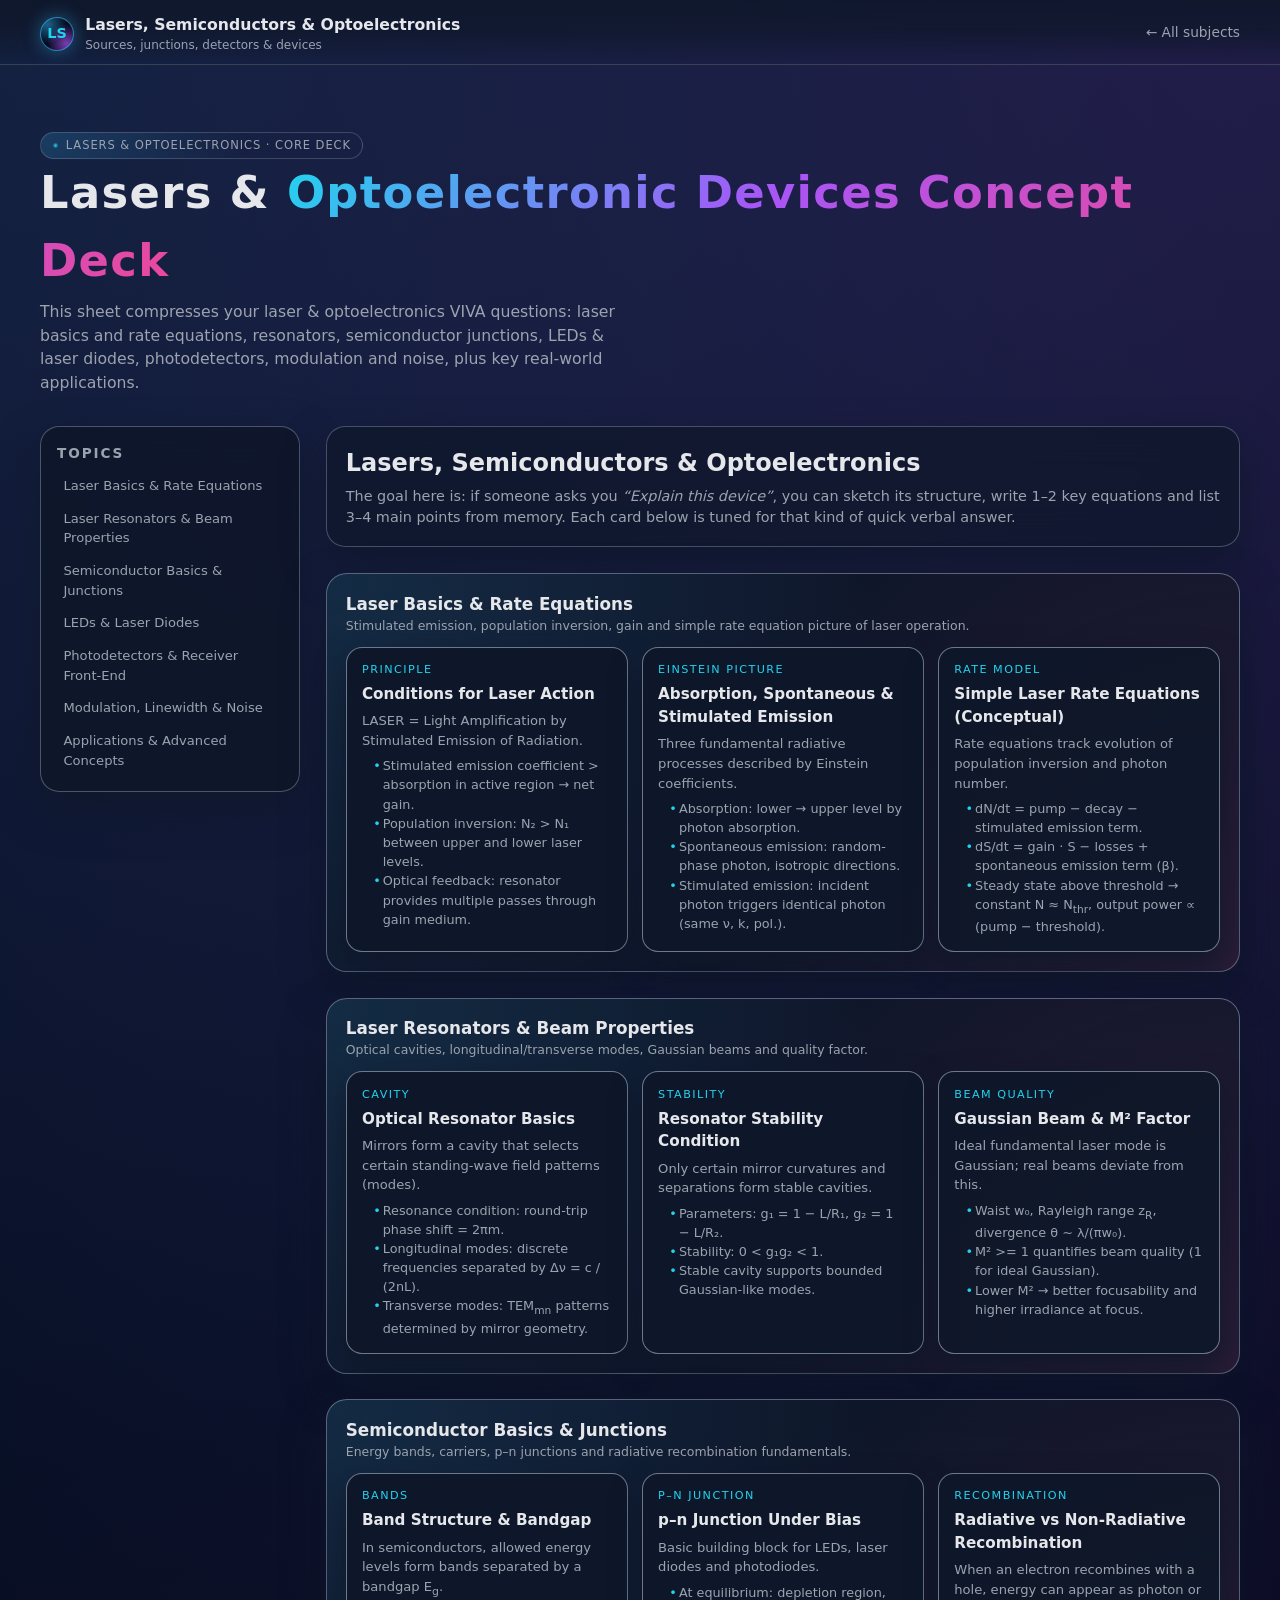
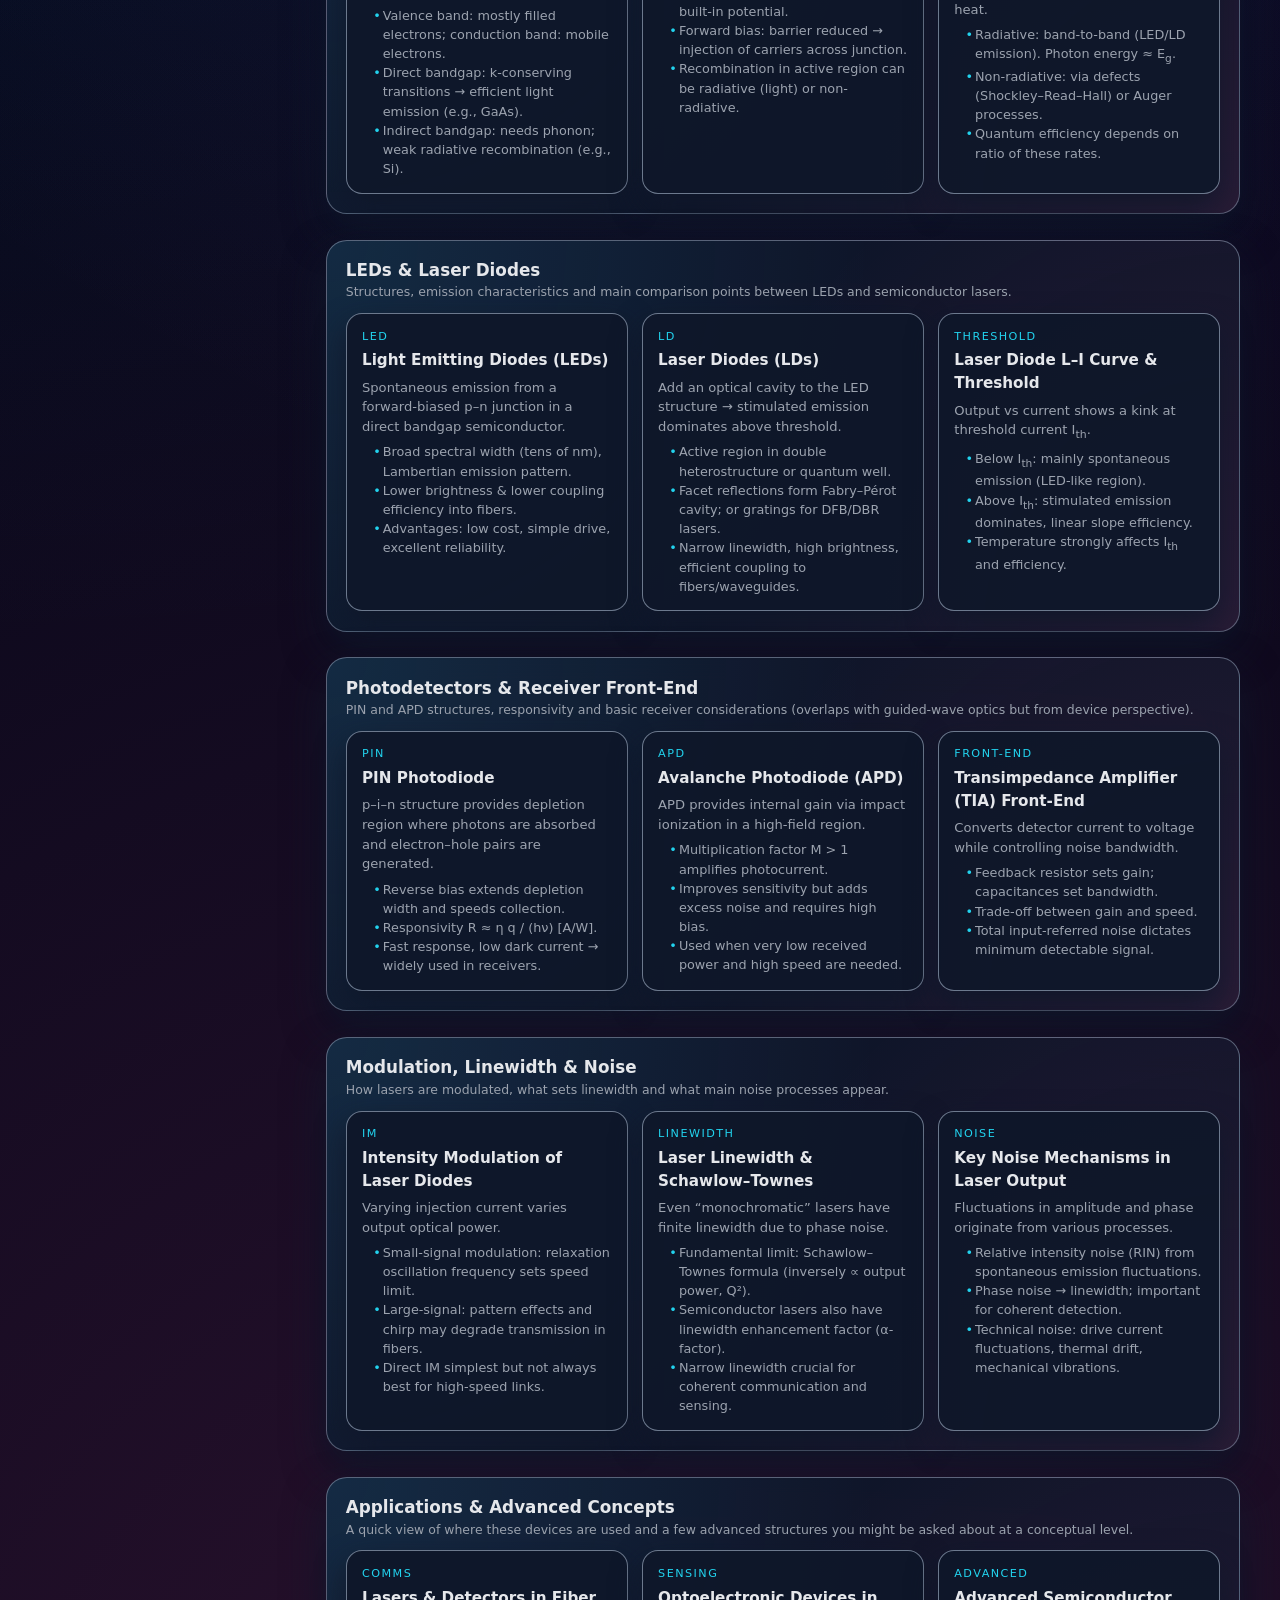
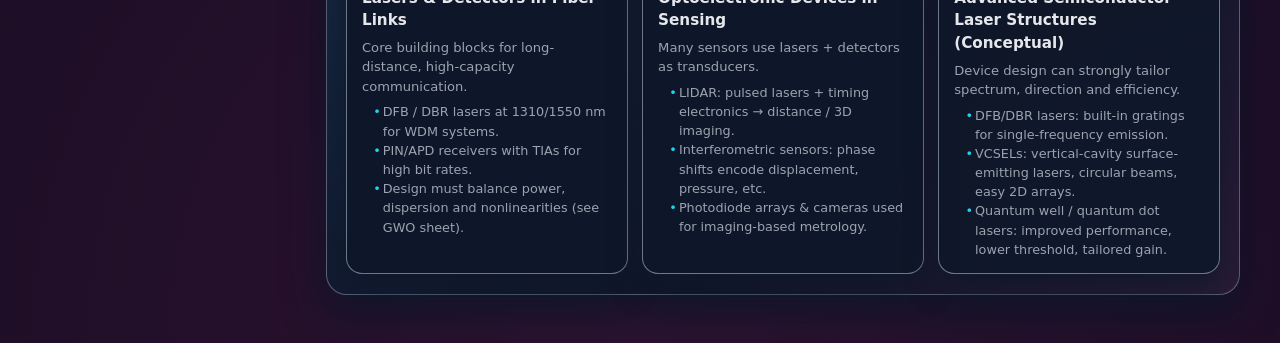
<file: lasers-optoelectronics.html>
<!DOCTYPE html>
<html lang="en">
<head>
  <meta charset="UTF-8" />
  <title>Lasers, Semiconductors & Optoelectronics – Cheat Sheet</title>
  <meta name="viewport" content="width=device-width, initial-scale=1.0" />
  <link rel="stylesheet" href="styles.css" />
</head>
<body>
  <!-- Shared nav -->
  <header class="nav">
    <div class="nav-inner">
      <div class="brand">
        <div class="brand-logo">LS</div>
        <div>
          <div class="brand-text-main">Lasers, Semiconductors & Optoelectronics</div>
          <div class="brand-text-sub">Sources, junctions, detectors & devices</div>
        </div>
      </div>
      <nav class="nav-links">
        <a href="index.html">← All subjects</a>
      </nav>
    </div>
  </header>

  <main class="wrapper">
    <!-- Hero -->
    <section class="hero" style="padding-bottom:0;">
      <span class="chip">
        <span class="chip-dot"></span>
        Lasers & Optoelectronics · Core deck
      </span>
      <h1 class="hero-title">
        Lasers & <span>Optoelectronic Devices Concept Deck</span>
      </h1>
      <p class="hero-subtitle">
        This sheet compresses your laser & optoelectronics VIVA questions: laser basics and
        rate equations, resonators, semiconductor junctions, LEDs & laser diodes, photodetectors,
        modulation and noise, plus key real-world applications.
      </p>
    </section>

    <section class="page-grid">
      <!-- Sidebar -->
      <aside class="sidebar">
        <h2 class="sidebar-title">Topics</h2>
        <ul class="topic-list">
          <li><a href="#laser-basics">Laser Basics & Rate Equations</a></li>
          <li><a href="#resonators-beams">Laser Resonators & Beam Properties</a></li>
          <li><a href="#semiconductor-basics">Semiconductor Basics & Junctions</a></li>
          <li><a href="#leds-laser-diodes">LEDs & Laser Diodes</a></li>
          <li><a href="#detectors">Photodetectors & Receiver Front-End</a></li>
          <li><a href="#modulation-noise">Modulation, Linewidth & Noise</a></li>
          <li><a href="#applications-advanced-ls">Applications & Advanced Concepts</a></li>
        </ul>
      </aside>

      <!-- Main content -->
      <div class="subject-main">
        <header class="subject-header">
          <h1>Lasers, Semiconductors & Optoelectronics</h1>
          <p>
            The goal here is: if someone asks you <em>“Explain this device”</em>, you can sketch its
            structure, write 1–2 key equations and list 3–4 main points from memory.
            Each card below is tuned for that kind of quick verbal answer.
          </p>
        </header>

        <!-- 1. Laser basics & rate equations -->
        <section id="laser-basics" class="topic-section">
          <div class="topic-header">
            <div>
              <h2 class="topic-title">Laser Basics & Rate Equations</h2>
              <p class="topic-meta">
                Stimulated emission, population inversion, gain and simple rate equation picture
                of laser operation.
              </p>
            </div>
          </div>

          <div class="flashcard-grid">
            <article class="flashcard">
              <p class="tag">Principle</p>
              <h3>Conditions for Laser Action</h3>
              <p>
                LASER = Light Amplification by Stimulated Emission of Radiation.
              </p>
              <ul>
                <li>Stimulated emission coefficient &gt; absorption in active region → net gain.</li>
                <li>Population inversion: N₂ &gt; N₁ between upper and lower laser levels.</li>
                <li>Optical feedback: resonator provides multiple passes through gain medium.</li>
              </ul>
            </article>

            <article class="flashcard">
              <p class="tag">Einstein picture</p>
              <h3>Absorption, Spontaneous & Stimulated Emission</h3>
              <p>
                Three fundamental radiative processes described by Einstein coefficients.
              </p>
              <ul>
                <li>Absorption: lower → upper level by photon absorption.</li>
                <li>Spontaneous emission: random-phase photon, isotropic directions.</li>
                <li>Stimulated emission: incident photon triggers identical photon (same ν, k, pol.).</li>
              </ul>
            </article>

            <article class="flashcard">
              <p class="tag">Rate model</p>
              <h3>Simple Laser Rate Equations (Conceptual)</h3>
              <p>
                Rate equations track evolution of population inversion and photon number.
              </p>
              <ul>
                <li>dN/dt = pump − decay − stimulated emission term.</li>
                <li>dS/dt = gain · S − losses + spontaneous emission term (β).</li>
                <li>Steady state above threshold → constant N ≈ N<sub>thr</sub>, output power ∝ (pump − threshold).</li>
              </ul>
            </article>
          </div>
        </section>

        <!-- 2. Resonators & beams -->
        <section id="resonators-beams" class="topic-section">
          <div class="topic-header">
            <div>
              <h2 class="topic-title">Laser Resonators & Beam Properties</h2>
              <p class="topic-meta">
                Optical cavities, longitudinal/transverse modes, Gaussian beams and quality factor.
              </p>
            </div>
          </div>

          <div class="flashcard-grid">
            <article class="flashcard">
              <p class="tag">Cavity</p>
              <h3>Optical Resonator Basics</h3>
              <p>
                Mirrors form a cavity that selects certain standing-wave field patterns (modes).
              </p>
              <ul>
                <li>Resonance condition: round-trip phase shift = 2πm.</li>
                <li>Longitudinal modes: discrete frequencies separated by Δν = c / (2nL).</li>
                <li>Transverse modes: TEM<sub>mn</sub> patterns determined by mirror geometry.</li>
              </ul>
            </article>

            <article class="flashcard">
              <p class="tag">Stability</p>
              <h3>Resonator Stability Condition</h3>
              <p>
                Only certain mirror curvatures and separations form stable cavities.
              </p>
              <ul>
                <li>Parameters: g₁ = 1 − L/R₁, g₂ = 1 − L/R₂.</li>
                <li>Stability: 0 &lt; g₁g₂ &lt; 1.</li>
                <li>Stable cavity supports bounded Gaussian-like modes.</li>
              </ul>
            </article>

            <article class="flashcard">
              <p class="tag">Beam quality</p>
              <h3>Gaussian Beam & M² Factor</h3>
              <p>
                Ideal fundamental laser mode is Gaussian; real beams deviate from this.
              </p>
              <ul>
                <li>Waist w₀, Rayleigh range z<sub>R</sub>, divergence θ ~ λ/(πw₀).</li>
                <li>M² &gt;= 1 quantifies beam quality (1 for ideal Gaussian).</li>
                <li>Lower M² → better focusability and higher irradiance at focus.</li>
              </ul>
            </article>
          </div>
        </section>

        <!-- 3. Semiconductor basics & junctions -->
        <section id="semiconductor-basics" class="topic-section">
          <div class="topic-header">
            <div>
              <h2 class="topic-title">Semiconductor Basics & Junctions</h2>
              <p class="topic-meta">
                Energy bands, carriers, p–n junctions and radiative recombination fundamentals.
              </p>
            </div>
          </div>

          <div class="flashcard-grid">
            <article class="flashcard">
              <p class="tag">Bands</p>
              <h3>Band Structure & Bandgap</h3>
              <p>
                In semiconductors, allowed energy levels form bands separated by a bandgap E<sub>g</sub>.
              </p>
              <ul>
                <li>Valence band: mostly filled electrons; conduction band: mobile electrons.</li>
                <li>Direct bandgap: k-conserving transitions → efficient light emission (e.g., GaAs).</li>
                <li>Indirect bandgap: needs phonon; weak radiative recombination (e.g., Si).</li>
              </ul>
            </article>

            <article class="flashcard">
              <p class="tag">p–n junction</p>
              <h3>p–n Junction Under Bias</h3>
              <p>
                Basic building block for LEDs, laser diodes and photodiodes.
              </p>
              <ul>
                <li>At equilibrium: depletion region, built-in potential.</li>
                <li>Forward bias: barrier reduced → injection of carriers across junction.</li>
                <li>Recombination in active region can be radiative (light) or non-radiative.</li>
              </ul>
            </article>

            <article class="flashcard">
              <p class="tag">Recombination</p>
              <h3>Radiative vs Non-Radiative Recombination</h3>
              <p>
                When an electron recombines with a hole, energy can appear as photon or heat.
              </p>
              <ul>
                <li>Radiative: band-to-band (LED/LD emission). Photon energy ≈ E<sub>g</sub>.</li>
                <li>Non-radiative: via defects (Shockley–Read–Hall) or Auger processes.</li>
                <li>Quantum efficiency depends on ratio of these rates.</li>
              </ul>
            </article>
          </div>
        </section>

        <!-- 4. LEDs & laser diodes -->
        <section id="leds-laser-diodes" class="topic-section">
          <div class="topic-header">
            <div>
              <h2 class="topic-title">LEDs & Laser Diodes</h2>
              <p class="topic-meta">
                Structures, emission characteristics and main comparison points between LEDs
                and semiconductor lasers.
              </p>
            </div>
          </div>

          <div class="flashcard-grid">
            <article class="flashcard">
              <p class="tag">LED</p>
              <h3>Light Emitting Diodes (LEDs)</h3>
              <p>
                Spontaneous emission from a forward-biased p–n junction in a direct bandgap semiconductor.
              </p>
              <ul>
                <li>Broad spectral width (tens of nm), Lambertian emission pattern.</li>
                <li>Lower brightness & lower coupling efficiency into fibers.</li>
                <li>Advantages: low cost, simple drive, excellent reliability.</li>
              </ul>
            </article>

            <article class="flashcard">
              <p class="tag">LD</p>
              <h3>Laser Diodes (LDs)</h3>
              <p>
                Add an optical cavity to the LED structure → stimulated emission dominates above threshold.
              </p>
              <ul>
                <li>Active region in double heterostructure or quantum well.</li>
                <li>Facet reflections form Fabry–Pérot cavity; or gratings for DFB/DBR lasers.</li>
                <li>Narrow linewidth, high brightness, efficient coupling to fibers/waveguides.</li>
              </ul>
            </article>

            <article class="flashcard">
              <p class="tag">Threshold</p>
              <h3>Laser Diode L–I Curve & Threshold</h3>
              <p>
                Output vs current shows a kink at threshold current I<sub>th</sub>.
              </p>
              <ul>
                <li>Below I<sub>th</sub>: mainly spontaneous emission (LED-like region).</li>
                <li>Above I<sub>th</sub>: stimulated emission dominates, linear slope efficiency.</li>
                <li>Temperature strongly affects I<sub>th</sub> and efficiency.</li>
              </ul>
            </article>
          </div>
        </section>

        <!-- 5. Detectors & receiver -->
        <section id="detectors" class="topic-section">
          <div class="topic-header">
            <div>
              <h2 class="topic-title">Photodetectors & Receiver Front-End</h2>
              <p class="topic-meta">
                PIN and APD structures, responsivity and basic receiver considerations
                (overlaps with guided-wave optics but from device perspective).
              </p>
            </div>
          </div>

          <div class="flashcard-grid">
            <article class="flashcard">
              <p class="tag">PIN</p>
              <h3>PIN Photodiode</h3>
              <p>
                p–i–n structure provides depletion region where photons are absorbed and electron–hole pairs are generated.
              </p>
              <ul>
                <li>Reverse bias extends depletion width and speeds collection.</li>
                <li>Responsivity R ≈ η q / (hν) [A/W].</li>
                <li>Fast response, low dark current → widely used in receivers.</li>
              </ul>
            </article>

            <article class="flashcard">
              <p class="tag">APD</p>
              <h3>Avalanche Photodiode (APD)</h3>
              <p>
                APD provides internal gain via impact ionization in a high-field region.
              </p>
              <ul>
                <li>Multiplication factor M &gt; 1 amplifies photocurrent.</li>
                <li>Improves sensitivity but adds excess noise and requires high bias.</li>
                <li>Used when very low received power and high speed are needed.</li>
              </ul>
            </article>

            <article class="flashcard">
              <p class="tag">Front-end</p>
              <h3>Transimpedance Amplifier (TIA) Front-End</h3>
              <p>
                Converts detector current to voltage while controlling noise bandwidth.
              </p>
              <ul>
                <li>Feedback resistor sets gain; capacitances set bandwidth.</li>
                <li>Trade-off between gain and speed.</li>
                <li>Total input-referred noise dictates minimum detectable signal.</li>
              </ul>
            </article>
          </div>
        </section>

        <!-- 6. Modulation, linewidth & noise -->
        <section id="modulation-noise" class="topic-section">
          <div class="topic-header">
            <div>
              <h2 class="topic-title">Modulation, Linewidth & Noise</h2>
              <p class="topic-meta">
                How lasers are modulated, what sets linewidth and what main noise processes appear.
              </p>
            </div>
          </div>

          <div class="flashcard-grid">
            <article class="flashcard">
              <p class="tag">IM</p>
              <h3>Intensity Modulation of Laser Diodes</h3>
              <p>
                Varying injection current varies output optical power.
              </p>
              <ul>
                <li>Small-signal modulation: relaxation oscillation frequency sets speed limit.</li>
                <li>Large-signal: pattern effects and chirp may degrade transmission in fibers.</li>
                <li>Direct IM simplest but not always best for high-speed links.</li>
              </ul>
            </article>

            <article class="flashcard">
              <p class="tag">Linewidth</p>
              <h3>Laser Linewidth & Schawlow–Townes</h3>
              <p>
                Even “monochromatic” lasers have finite linewidth due to phase noise.
              </p>
              <ul>
                <li>Fundamental limit: Schawlow–Townes formula (inversely ∝ output power, Q²).</li>
                <li>Semiconductor lasers also have linewidth enhancement factor (α-factor).</li>
                <li>Narrow linewidth crucial for coherent communication and sensing.</li>
              </ul>
            </article>

            <article class="flashcard">
              <p class="tag">Noise</p>
              <h3>Key Noise Mechanisms in Laser Output</h3>
              <p>
                Fluctuations in amplitude and phase originate from various processes.
              </p>
              <ul>
                <li>Relative intensity noise (RIN) from spontaneous emission fluctuations.</li>
                <li>Phase noise → linewidth; important for coherent detection.</li>
                <li>Technical noise: drive current fluctuations, thermal drift, mechanical vibrations.</li>
              </ul>
            </article>
          </div>
        </section>

        <!-- 7. Applications & advanced -->
        <section id="applications-advanced-ls" class="topic-section">
          <div class="topic-header">
            <div>
              <h2 class="topic-title">Applications & Advanced Concepts</h2>
              <p class="topic-meta">
                A quick view of where these devices are used and a few advanced structures
                you might be asked about at a conceptual level.
              </p>
            </div>
          </div>

          <div class="flashcard-grid">
            <article class="flashcard">
              <p class="tag">Comms</p>
              <h3>Lasers & Detectors in Fiber Links</h3>
              <p>
                Core building blocks for long-distance, high-capacity communication.
              </p>
              <ul>
                <li>DFB / DBR lasers at 1310/1550 nm for WDM systems.</li>
                <li>PIN/APD receivers with TIAs for high bit rates.</li>
                <li>Design must balance power, dispersion and nonlinearities (see GWO sheet).</li>
              </ul>
            </article>

            <article class="flashcard">
              <p class="tag">Sensing</p>
              <h3>Optoelectronic Devices in Sensing</h3>
              <p>
                Many sensors use lasers + detectors as transducers.
              </p>
              <ul>
                <li>LIDAR: pulsed lasers + timing electronics → distance / 3D imaging.</li>
                <li>Interferometric sensors: phase shifts encode displacement, pressure, etc.</li>
                <li>Photodiode arrays & cameras used for imaging-based metrology.</li>
              </ul>
            </article>

            <article class="flashcard">
              <p class="tag">Advanced</p>
              <h3>Advanced Semiconductor Laser Structures (Conceptual)</h3>
              <p>
                Device design can strongly tailor spectrum, direction and efficiency.
              </p>
              <ul>
                <li>DFB/DBR lasers: built-in gratings for single-frequency emission.</li>
                <li>VCSELs: vertical-cavity surface-emitting lasers, circular beams, easy 2D arrays.</li>
                <li>Quantum well / quantum dot lasers: improved performance, lower threshold, tailored gain.</li>
              </ul>
            </article>
          </div>
        </section>
      </div>
    </section>
  </main>
</body>
</html>
</file>
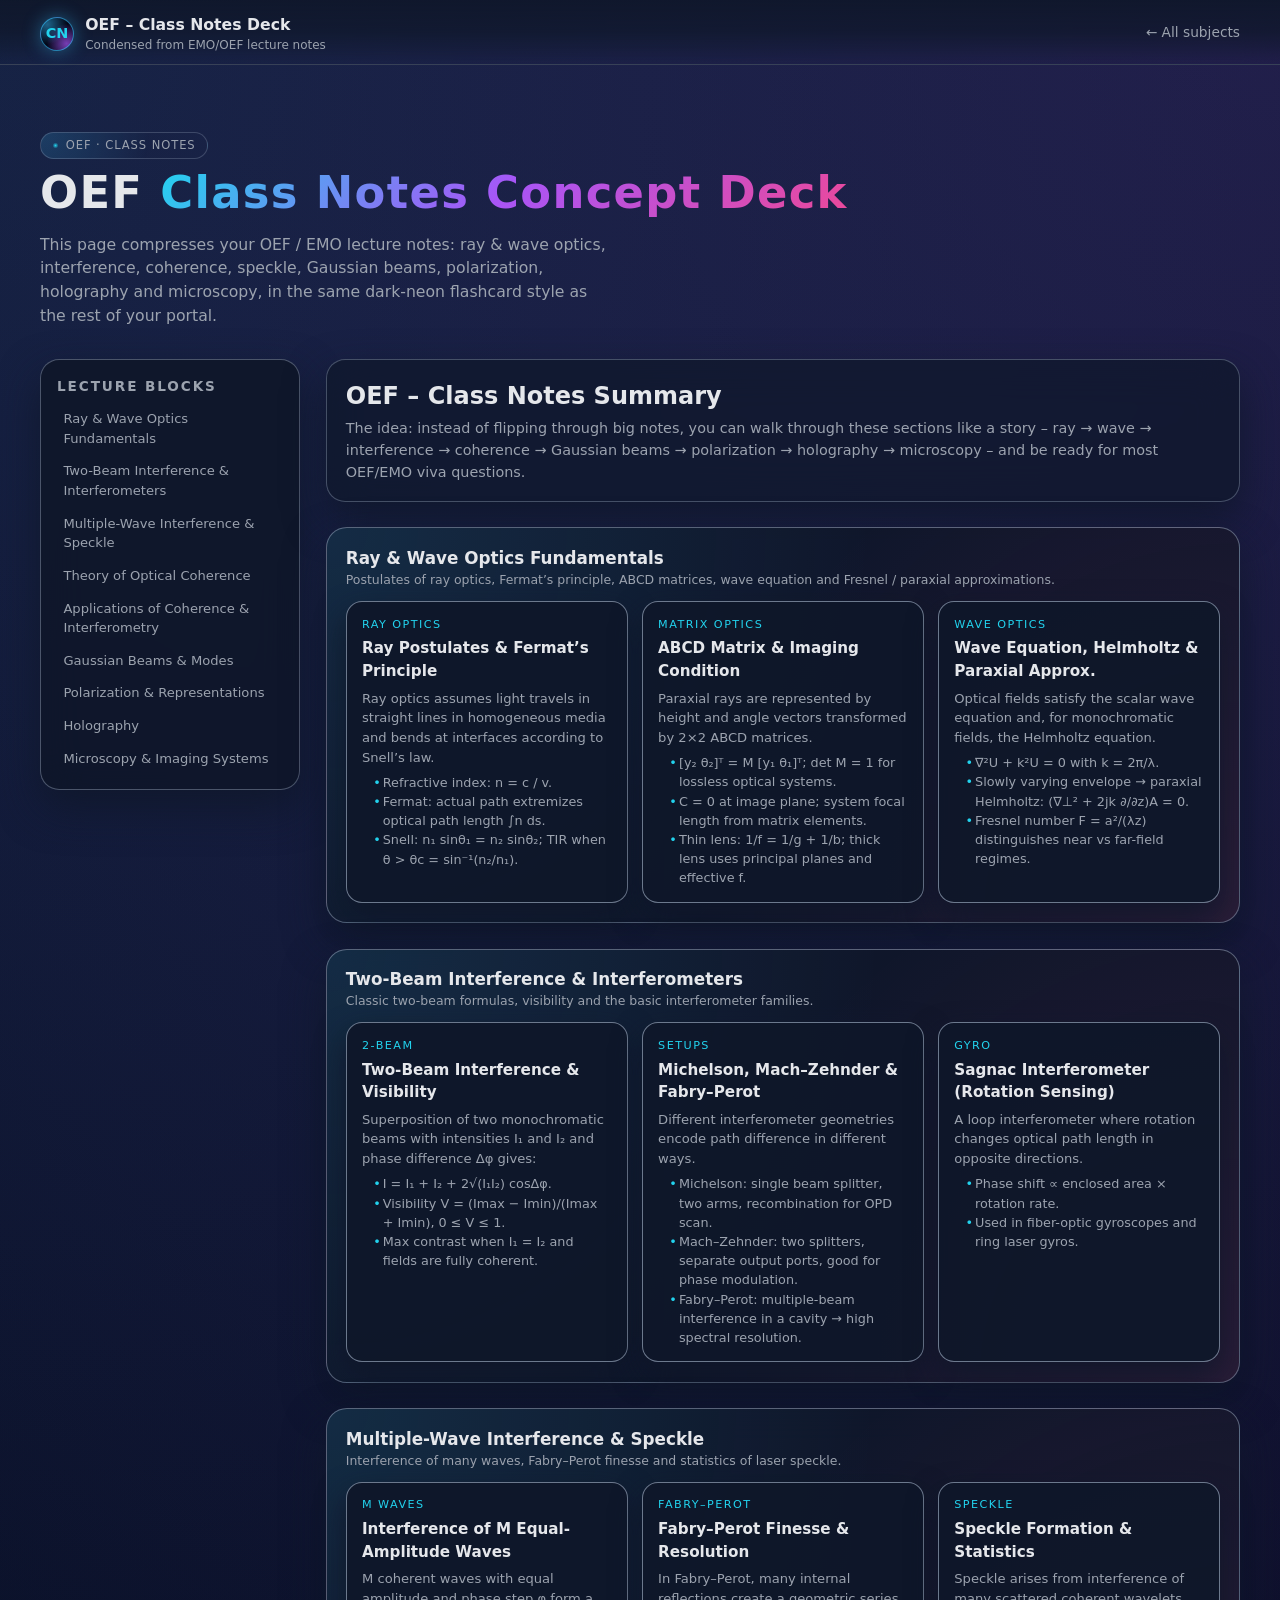
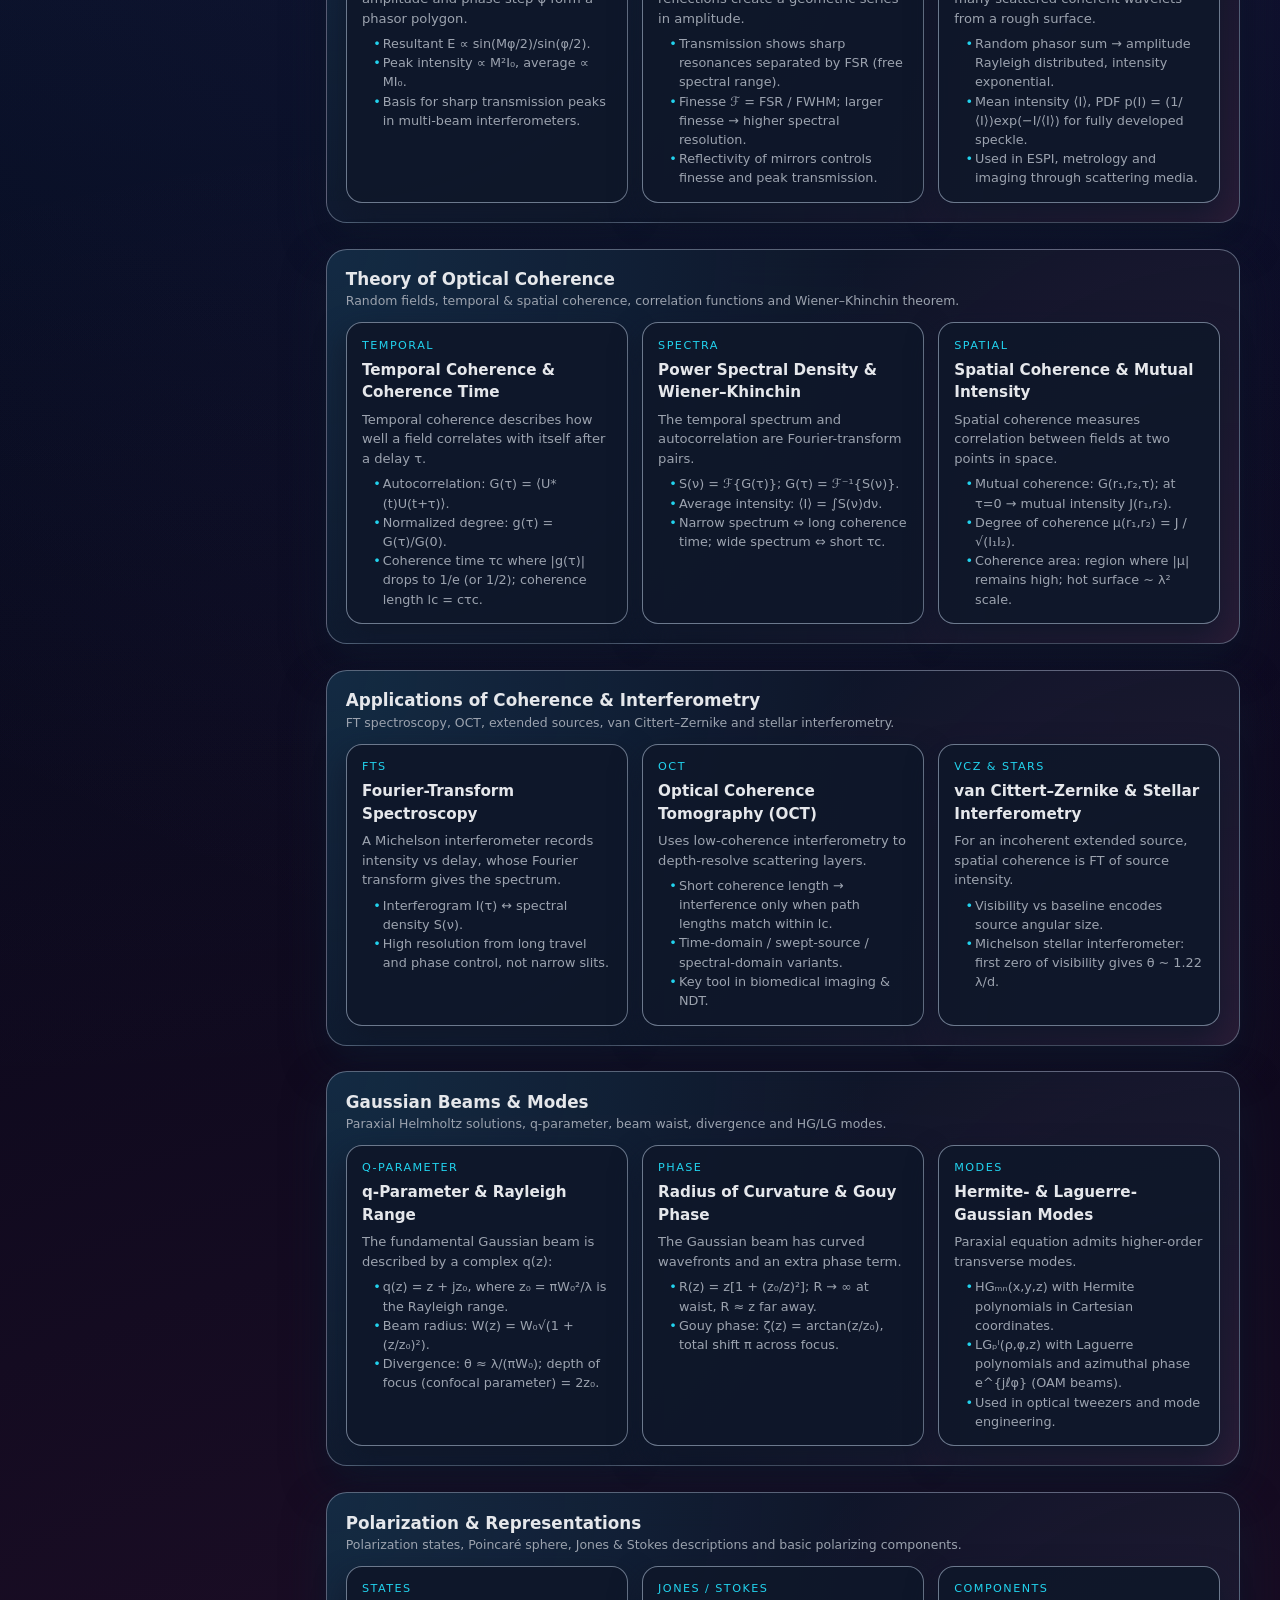
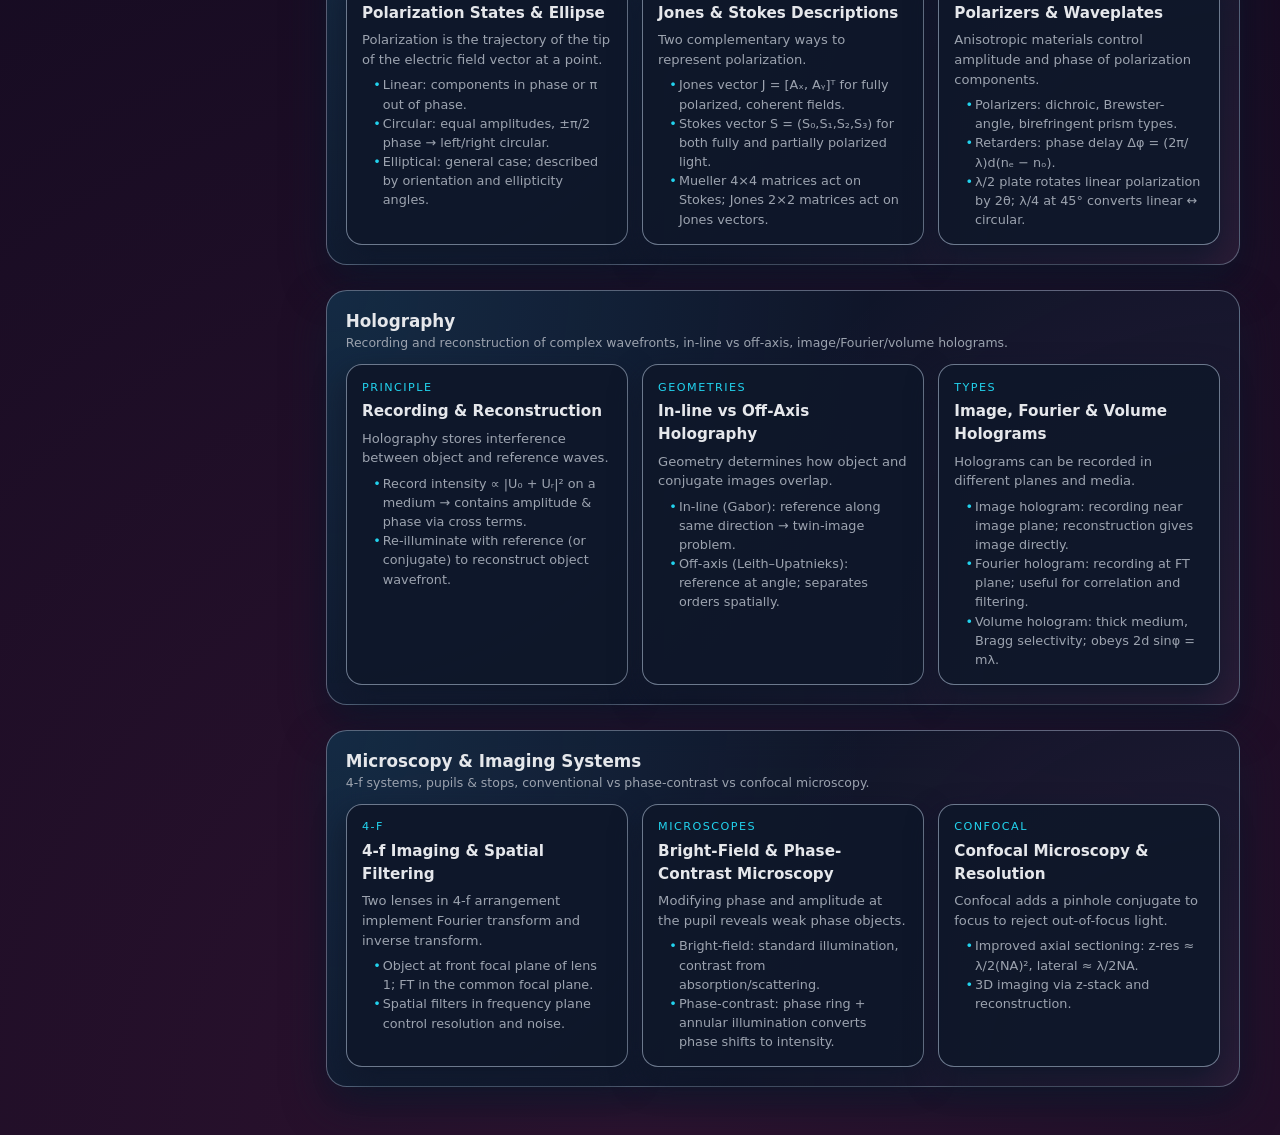
<file: oef-class-notes.html>
<!DOCTYPE html>
<html lang="en">
<head>
  <meta charset="UTF-8" />
  <title>OEF Class Notes – Concept Cheat Sheet</title>
  <meta name="viewport" content="width=device-width, initial-scale=1.0" />
  <link rel="stylesheet" href="styles.css" />
</head>
<body>
  <!-- Shared nav -->
  <header class="nav">
    <div class="nav-inner">
      <div class="brand">
        <div class="brand-logo">CN</div>
        <div>
          <div class="brand-text-main">OEF – Class Notes Deck</div>
          <div class="brand-text-sub">Condensed from EMO/OEF lecture notes</div>
        </div>
      </div>
      <nav class="nav-links">
        <a href="index.html">← All subjects</a>
      </nav>
    </div>
  </header>

  <main class="wrapper">
    <!-- Hero -->
    <section class="hero" style="padding-bottom:0;">
      <span class="chip">
        <span class="chip-dot"></span>
        OEF · Class notes
      </span>
      <h1 class="hero-title">
        OEF <span>Class Notes Concept Deck</span>
      </h1>
      <p class="hero-subtitle">
        This page compresses your OEF / EMO lecture notes: ray & wave optics, interference,
        coherence, speckle, Gaussian beams, polarization, holography and microscopy, in the
        same dark-neon flashcard style as the rest of your portal.
      </p>
    </section>

    <section class="page-grid">
      <!-- Sidebar -->
      <aside class="sidebar">
        <h2 class="sidebar-title">Lecture Blocks</h2>
        <ul class="topic-list">
          <li><a href="#ray-wave-basics">Ray & Wave Optics Fundamentals</a></li>
          <li><a href="#two-beam-interference">Two-Beam Interference & Interferometers</a></li>
          <li><a href="#multiwave-speckle">Multiple-Wave Interference & Speckle</a></li>
          <li><a href="#coherence-theory">Theory of Optical Coherence</a></li>
          <li><a href="#coherence-applications">Applications of Coherence & Interferometry</a></li>
          <li><a href="#gaussian-beams-block">Gaussian Beams & Modes</a></li>
          <li><a href="#polarization-block">Polarization & Representations</a></li>
          <li><a href="#holography-block">Holography</a></li>
          <li><a href="#microscopy-block">Microscopy & Imaging Systems</a></li>
        </ul>
      </aside>

      <!-- Main content -->
      <div class="subject-main">
        <header class="subject-header">
          <h1>OEF – Class Notes Summary</h1>
          <p>
            The idea: instead of flipping through big notes, you can walk through these sections
            like a story – ray → wave → interference → coherence → Gaussian beams → polarization → 
            holography → microscopy – and be ready for most OEF/EMO viva questions.
          </p>
        </header>

        <!-- 1. Ray & wave optics fundamentals -->
        <section id="ray-wave-basics" class="topic-section">
          <div class="topic-header">
            <div>
              <h2 class="topic-title">Ray & Wave Optics Fundamentals</h2>
              <p class="topic-meta">
                Postulates of ray optics, Fermat’s principle, ABCD matrices, wave equation and
                Fresnel / paraxial approximations.
              </p>
            </div>
          </div>

          <div class="flashcard-grid">

            <article class="flashcard">
              <p class="tag">Ray optics</p>
              <h3>Ray Postulates & Fermat’s Principle</h3>
              <p>
                Ray optics assumes light travels in straight lines in homogeneous media and bends
                at interfaces according to Snell’s law.
              </p>
              <ul>
                <li>Refractive index: n = c / v.</li>
                <li>Fermat: actual path extremizes optical path length ∫n ds.</li>
                <li>Snell: n₁ sinθ₁ = n₂ sinθ₂; TIR when θ &gt; θc = sin⁻¹(n₂/n₁).</li>
              </ul>
            </article>

            <article class="flashcard">
              <p class="tag">Matrix optics</p>
              <h3>ABCD Matrix & Imaging Condition</h3>
              <p>
                Paraxial rays are represented by height and angle vectors transformed by 2×2
                ABCD matrices.
              </p>
              <ul>
                <li>[y₂ θ₂]ᵀ = M [y₁ θ₁]ᵀ; det M = 1 for lossless optical systems.</li>
                <li>C = 0 at image plane; system focal length from matrix elements.</li>
                <li>Thin lens: 1/f = 1/g + 1/b; thick lens uses principal planes and effective f.</li>
              </ul>
            </article>

            <article class="flashcard">
              <p class="tag">Wave optics</p>
              <h3>Wave Equation, Helmholtz & Paraxial Approx.</h3>
              <p>
                Optical fields satisfy the scalar wave equation and, for monochromatic fields, the
                Helmholtz equation.
              </p>
              <ul>
                <li>∇²U + k²U = 0 with k = 2π/λ.</li>
                <li>Slowly varying envelope → paraxial Helmholtz: (∇⊥² + 2jk ∂/∂z)A = 0.</li>
                <li>Fresnel number F = a²/(λz) distinguishes near vs far-field regimes.</li>
              </ul>
            </article>
          </div>
        </section>

        <!-- 2. Two-beam interference & interferometers -->
        <section id="two-beam-interference" class="topic-section">
          <div class="topic-header">
            <div>
              <h2 class="topic-title">Two-Beam Interference & Interferometers</h2>
              <p class="topic-meta">
                Classic two-beam formulas, visibility and the basic interferometer families.
              </p>
            </div>
          </div>

          <div class="flashcard-grid">

            <article class="flashcard">
              <p class="tag">2-beam</p>
              <h3>Two-Beam Interference & Visibility</h3>
              <p>
                Superposition of two monochromatic beams with intensities I₁ and I₂ and phase
                difference Δφ gives:
              </p>
              <ul>
                <li>I = I₁ + I₂ + 2√(I₁I₂) cosΔφ.</li>
                <li>Visibility V = (Imax − Imin)/(Imax + Imin), 0 ≤ V ≤ 1.</li>
                <li>Max contrast when I₁ = I₂ and fields are fully coherent.</li>
              </ul>
            </article>

            <article class="flashcard">
              <p class="tag">Setups</p>
              <h3>Michelson, Mach–Zehnder & Fabry–Perot</h3>
              <p>
                Different interferometer geometries encode path difference in different ways.
              </p>
              <ul>
                <li>Michelson: single beam splitter, two arms, recombination for OPD scan.</li>
                <li>Mach–Zehnder: two splitters, separate output ports, good for phase modulation.</li>
                <li>Fabry–Perot: multiple-beam interference in a cavity → high spectral resolution.</li>
              </ul>
            </article>

            <article class="flashcard">
              <p class="tag">Gyro</p>
              <h3>Sagnac Interferometer (Rotation Sensing)</h3>
              <p>
                A loop interferometer where rotation changes optical path length in opposite directions.
              </p>
              <ul>
                <li>Phase shift ∝ enclosed area × rotation rate.</li>
                <li>Used in fiber-optic gyroscopes and ring laser gyros.</li>
              </ul>
            </article>
          </div>
        </section>

        <!-- 3. Multi-wave & speckle -->
        <section id="multiwave-speckle" class="topic-section">
          <div class="topic-header">
            <div>
              <h2 class="topic-title">Multiple-Wave Interference & Speckle</h2>
              <p class="topic-meta">
                Interference of many waves, Fabry–Perot finesse and statistics of laser speckle.
              </p>
            </div>
          </div>

          <div class="flashcard-grid">

            <article class="flashcard">
              <p class="tag">M waves</p>
              <h3>Interference of M Equal-Amplitude Waves</h3>
              <p>
                M coherent waves with equal amplitude and phase step φ form a phasor polygon.
              </p>
              <ul>
                <li>Resultant E ∝ sin(Mφ/2)/sin(φ/2).</li>
                <li>Peak intensity ∝ M²I₀, average ∝ MI₀.</li>
                <li>Basis for sharp transmission peaks in multi-beam interferometers.</li>
              </ul>
            </article>

            <article class="flashcard">
              <p class="tag">Fabry–Perot</p>
              <h3>Fabry–Perot Finesse & Resolution</h3>
              <p>
                In Fabry–Perot, many internal reflections create a geometric series in amplitude.
              </p>
              <ul>
                <li>Transmission shows sharp resonances separated by FSR (free spectral range).</li>
                <li>Finesse ℱ = FSR / FWHM; larger finesse → higher spectral resolution.</li>
                <li>Reflectivity of mirrors controls finesse and peak transmission.</li>
              </ul>
            </article>

            <article class="flashcard">
              <p class="tag">Speckle</p>
              <h3>Speckle Formation & Statistics</h3>
              <p>
                Speckle arises from interference of many scattered coherent wavelets from a rough surface.
              </p>
              <ul>
                <li>Random phasor sum → amplitude Rayleigh distributed, intensity exponential.</li>
                <li>Mean intensity ⟨I⟩, PDF p(I) = (1/⟨I⟩)exp(−I/⟨I⟩) for fully developed speckle.</li>
                <li>Used in ESPI, metrology and imaging through scattering media.</li>
              </ul>
            </article>
          </div>
        </section>

        <!-- 4. Coherence theory -->
        <section id="coherence-theory" class="topic-section">
          <div class="topic-header">
            <div>
              <h2 class="topic-title">Theory of Optical Coherence</h2>
              <p class="topic-meta">
                Random fields, temporal & spatial coherence, correlation functions and
                Wiener–Khinchin theorem.
              </p>
            </div>
          </div>

          <div class="flashcard-grid">

            <article class="flashcard">
              <p class="tag">Temporal</p>
              <h3>Temporal Coherence & Coherence Time</h3>
              <p>
                Temporal coherence describes how well a field correlates with itself after a delay τ.
              </p>
              <ul>
                <li>Autocorrelation: G(τ) = ⟨U*(t)U(t+τ)⟩.</li>
                <li>Normalized degree: g(τ) = G(τ)/G(0).</li>
                <li>Coherence time τc where |g(τ)| drops to 1/e (or 1/2); coherence length lc = cτc.</li>
              </ul>
            </article>

            <article class="flashcard">
              <p class="tag">Spectra</p>
              <h3>Power Spectral Density & Wiener–Khinchin</h3>
              <p>
                The temporal spectrum and autocorrelation are Fourier-transform pairs.
              </p>
              <ul>
                <li>S(ν) = ℱ{G(τ)}; G(τ) = ℱ⁻¹{S(ν)}.</li>
                <li>Average intensity: ⟨I⟩ = ∫S(ν)dν.</li>
                <li>Narrow spectrum ⇔ long coherence time; wide spectrum ⇔ short τc.</li>
              </ul>
            </article>

            <article class="flashcard">
              <p class="tag">Spatial</p>
              <h3>Spatial Coherence & Mutual Intensity</h3>
              <p>
                Spatial coherence measures correlation between fields at two points in space.
              </p>
              <ul>
                <li>Mutual coherence: G(r₁,r₂,τ); at τ=0 → mutual intensity J(r₁,r₂).</li>
                <li>Degree of coherence μ(r₁,r₂) = J / √(I₁I₂).</li>
                <li>Coherence area: region where |μ| remains high; hot surface ~ λ² scale.</li>
              </ul>
            </article>
          </div>
        </section>

        <!-- 5. Coherence applications -->
        <section id="coherence-applications" class="topic-section">
          <div class="topic-header">
            <div>
              <h2 class="topic-title">Applications of Coherence & Interferometry</h2>
              <p class="topic-meta">
                FT spectroscopy, OCT, extended sources, van Cittert–Zernike and stellar interferometry.
              </p>
            </div>
          </div>

          <div class="flashcard-grid">

            <article class="flashcard">
              <p class="tag">FTS</p>
              <h3>Fourier-Transform Spectroscopy</h3>
              <p>
                A Michelson interferometer records intensity vs delay, whose Fourier transform
                gives the spectrum.
              </p>
              <ul>
                <li>Interferogram I(τ) ↔ spectral density S(ν).</li>
                <li>High resolution from long travel and phase control, not narrow slits.</li>
              </ul>
            </article>

            <article class="flashcard">
              <p class="tag">OCT</p>
              <h3>Optical Coherence Tomography (OCT)</h3>
              <p>
                Uses low-coherence interferometry to depth-resolve scattering layers.
              </p>
              <ul>
                <li>Short coherence length → interference only when path lengths match within lc.</li>
                <li>Time-domain / swept-source / spectral-domain variants.</li>
                <li>Key tool in biomedical imaging & NDT.</li>
              </ul>
            </article>

            <article class="flashcard">
              <p class="tag">VCZ & stars</p>
              <h3>van Cittert–Zernike & Stellar Interferometry</h3>
              <p>
                For an incoherent extended source, spatial coherence is FT of source intensity.
              </p>
              <ul>
                <li>Visibility vs baseline encodes source angular size.</li>
                <li>Michelson stellar interferometer: first zero of visibility gives θ ∼ 1.22 λ/d.</li>
              </ul>
            </article>
          </div>
        </section>

        <!-- 6. Gaussian beams -->
        <section id="gaussian-beams-block" class="topic-section">
          <div class="topic-header">
            <div>
              <h2 class="topic-title">Gaussian Beams & Modes</h2>
              <p class="topic-meta">
                Paraxial Helmholtz solutions, q-parameter, beam waist, divergence and HG/LG modes.
              </p>
            </div>
          </div>

          <div class="flashcard-grid">

            <article class="flashcard">
              <p class="tag">q-parameter</p>
              <h3>q-Parameter & Rayleigh Range</h3>
              <p>
                The fundamental Gaussian beam is described by a complex q(z):
              </p>
              <ul>
                <li>q(z) = z + jz₀, where z₀ = πW₀²/λ is the Rayleigh range.</li>
                <li>Beam radius: W(z) = W₀√(1 + (z/z₀)²).</li>
                <li>Divergence: θ ≈ λ/(πW₀); depth of focus (confocal parameter) = 2z₀.</li>
              </ul>
            </article>

            <article class="flashcard">
              <p class="tag">Phase</p>
              <h3>Radius of Curvature & Gouy Phase</h3>
              <p>
                The Gaussian beam has curved wavefronts and an extra phase term.
              </p>
              <ul>
                <li>R(z) = z[1 + (z₀/z)²]; R → ∞ at waist, R ≈ z far away.</li>
                <li>Gouy phase: ζ(z) = arctan(z/z₀), total shift π across focus.</li>
              </ul>
            </article>

            <article class="flashcard">
              <p class="tag">Modes</p>
              <h3>Hermite- & Laguerre-Gaussian Modes</h3>
              <p>
                Paraxial equation admits higher-order transverse modes.
              </p>
              <ul>
                <li>HGₘₙ(x,y,z) with Hermite polynomials in Cartesian coordinates.</li>
                <li>LGₚˡ(ρ,φ,z) with Laguerre polynomials and azimuthal phase e^{jℓφ} (OAM beams).</li>
                <li>Used in optical tweezers and mode engineering.</li>
              </ul>
            </article>
          </div>
        </section>

        <!-- 7. Polarization -->
        <section id="polarization-block" class="topic-section">
          <div class="topic-header">
            <div>
              <h2 class="topic-title">Polarization & Representations</h2>
              <p class="topic-meta">
                Polarization states, Poincaré sphere, Jones & Stokes descriptions and basic
                polarizing components.
              </p>
            </div>
          </div>

          <div class="flashcard-grid">

            <article class="flashcard">
              <p class="tag">States</p>
              <h3>Polarization States & Ellipse</h3>
              <p>
                Polarization is the trajectory of the tip of the electric field vector at a point.
              </p>
              <ul>
                <li>Linear: components in phase or π out of phase.</li>
                <li>Circular: equal amplitudes, ±π/2 phase → left/right circular.</li>
                <li>Elliptical: general case; described by orientation and ellipticity angles.</li>
              </ul>
            </article>

            <article class="flashcard">
              <p class="tag">Jones / Stokes</p>
              <h3>Jones & Stokes Descriptions</h3>
              <p>
                Two complementary ways to represent polarization.
              </p>
              <ul>
                <li>Jones vector J = [Aₓ, Aᵧ]ᵀ for fully polarized, coherent fields.</li>
                <li>Stokes vector S = (S₀,S₁,S₂,S₃) for both fully and partially polarized light.</li>
                <li>Mueller 4×4 matrices act on Stokes; Jones 2×2 matrices act on Jones vectors.</li>
              </ul>
            </article>

            <article class="flashcard">
              <p class="tag">Components</p>
              <h3>Polarizers & Waveplates</h3>
              <p>
                Anisotropic materials control amplitude and phase of polarization components.
              </p>
              <ul>
                <li>Polarizers: dichroic, Brewster-angle, birefringent prism types.</li>
                <li>Retarders: phase delay Δφ = (2π/λ)d(nₑ − nₒ).</li>
                <li>λ/2 plate rotates linear polarization by 2θ; λ/4 at 45° converts linear ↔ circular.</li>
              </ul>
            </article>
          </div>
        </section>

        <!-- 8. Holography -->
        <section id="holography-block" class="topic-section">
          <div class="topic-header">
            <div>
              <h2 class="topic-title">Holography</h2>
              <p class="topic-meta">
                Recording and reconstruction of complex wavefronts, in-line vs off-axis,
                image/Fourier/volume holograms.
              </p>
            </div>
          </div>

          <div class="flashcard-grid">

            <article class="flashcard">
              <p class="tag">Principle</p>
              <h3>Recording & Reconstruction</h3>
              <p>
                Holography stores interference between object and reference waves.
              </p>
              <ul>
                <li>Record intensity ∝ |U₀ + Uᵣ|² on a medium → contains amplitude & phase via cross terms.</li>
                <li>Re-illuminate with reference (or conjugate) to reconstruct object wavefront.</li>
              </ul>
            </article>

            <article class="flashcard">
              <p class="tag">Geometries</p>
              <h3>In-line vs Off-Axis Holography</h3>
              <p>
                Geometry determines how object and conjugate images overlap.
              </p>
              <ul>
                <li>In-line (Gabor): reference along same direction → twin-image problem.</li>
                <li>Off-axis (Leith–Upatnieks): reference at angle; separates orders spatially.</li>
              </ul>
            </article>

            <article class="flashcard">
              <p class="tag">Types</p>
              <h3>Image, Fourier & Volume Holograms</h3>
              <p>
                Holograms can be recorded in different planes and media.
              </p>
              <ul>
                <li>Image hologram: recording near image plane; reconstruction gives image directly.</li>
                <li>Fourier hologram: recording at FT plane; useful for correlation and filtering.</li>
                <li>Volume hologram: thick medium, Bragg selectivity; obeys 2d sinφ = mλ.</li>
              </ul>
            </article>
          </div>
        </section>

        <!-- 9. Microscopy & imaging -->
        <section id="microscopy-block" class="topic-section">
          <div class="topic-header">
            <div>
              <h2 class="topic-title">Microscopy & Imaging Systems</h2>
              <p class="topic-meta">
                4-f systems, pupils & stops, conventional vs phase-contrast vs confocal microscopy.
              </p>
            </div>
          </div>

          <div class="flashcard-grid">

            <article class="flashcard">
              <p class="tag">4-f</p>
              <h3>4-f Imaging & Spatial Filtering</h3>
              <p>
                Two lenses in 4-f arrangement implement Fourier transform and inverse transform.
              </p>
              <ul>
                <li>Object at front focal plane of lens 1; FT in the common focal plane.</li>
                <li>Spatial filters in frequency plane control resolution and noise.</li>
              </ul>
            </article>

            <article class="flashcard">
              <p class="tag">Microscopes</p>
              <h3>Bright-Field & Phase-Contrast Microscopy</h3>
              <p>
                Modifying phase and amplitude at the pupil reveals weak phase objects.
              </p>
              <ul>
                <li>Bright-field: standard illumination, contrast from absorption/scattering.</li>
                <li>Phase-contrast: phase ring + annular illumination converts phase shifts to intensity.</li>
              </ul>
            </article>

            <article class="flashcard">
              <p class="tag">Confocal</p>
              <h3>Confocal Microscopy & Resolution</h3>
              <p>
                Confocal adds a pinhole conjugate to focus to reject out-of-focus light.
              </p>
              <ul>
                <li>Improved axial sectioning: z-res ≈ λ/2(NA)², lateral ≈ λ/2NA.</li>
                <li>3D imaging via z-stack and reconstruction.</li>
              </ul>
            </article>

          </div>
        </section>
      </div>
    </section>
  </main>
</body>
</html>
</file>
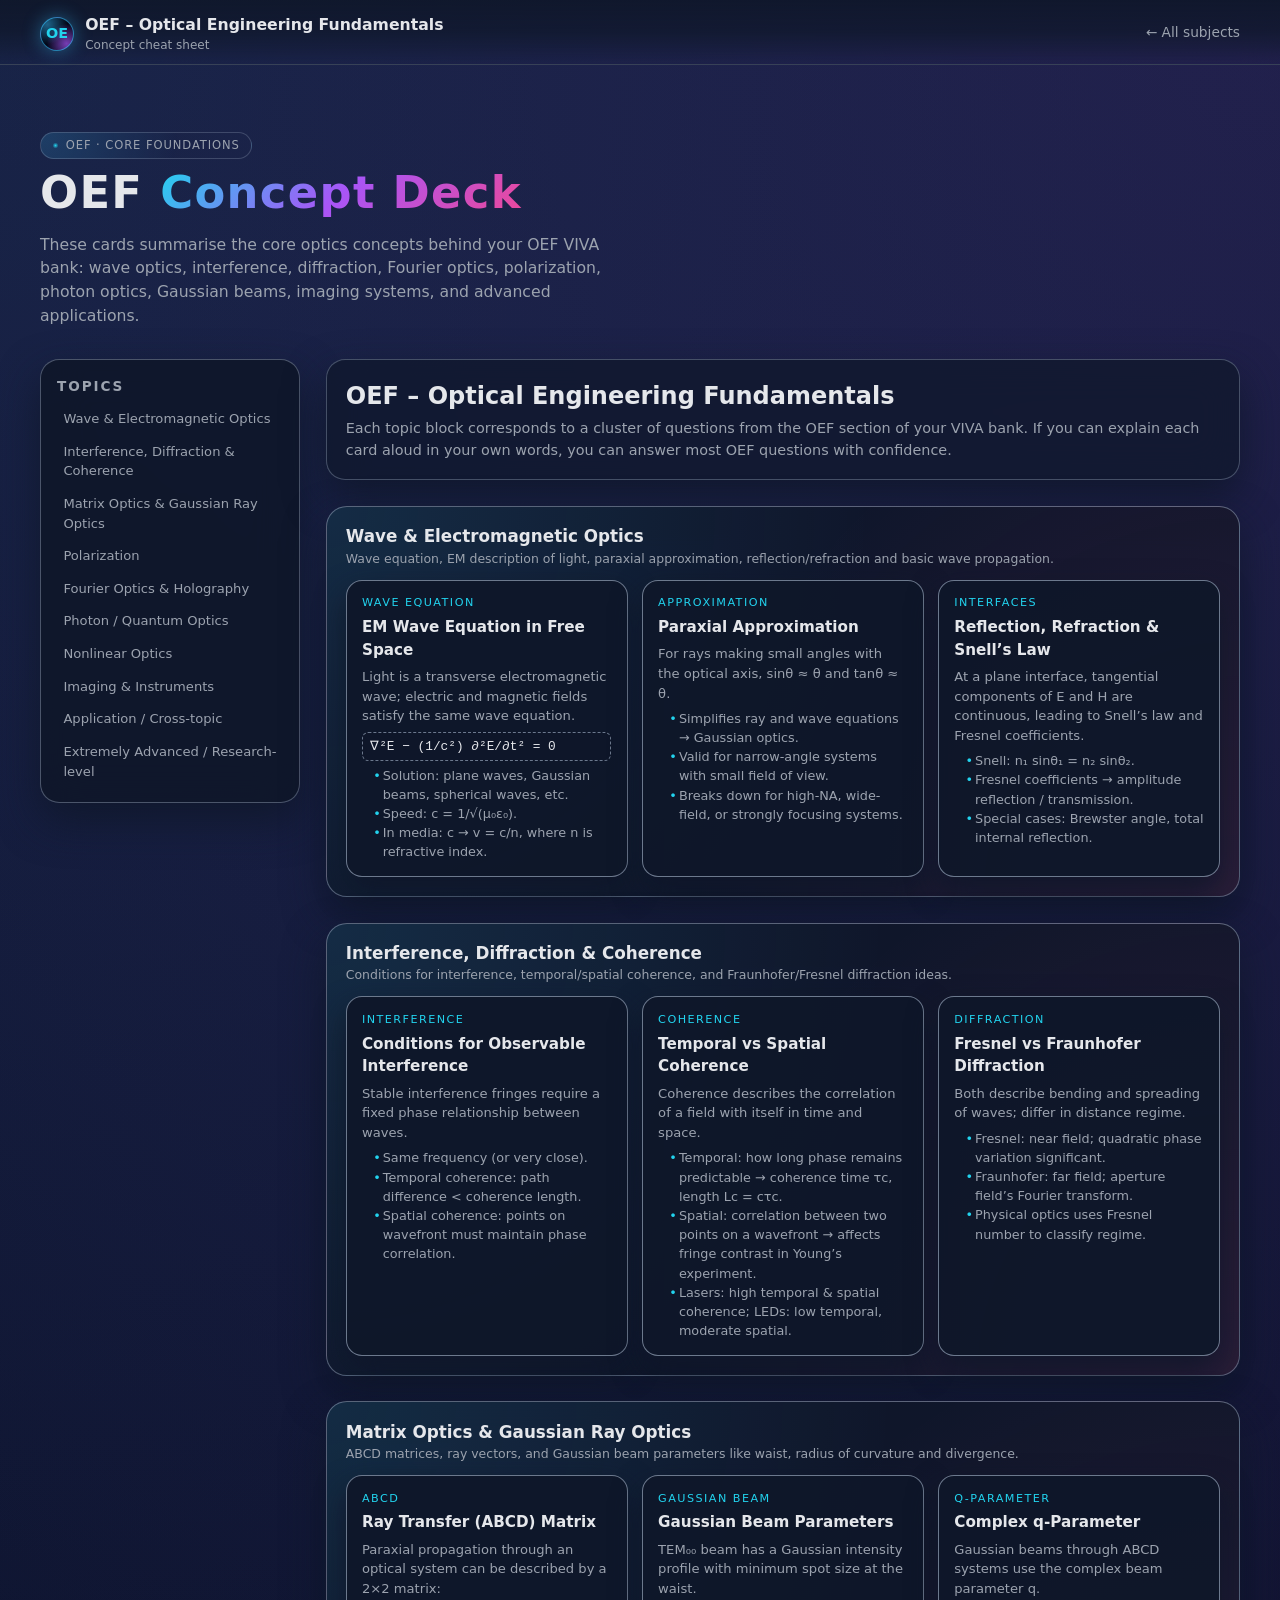
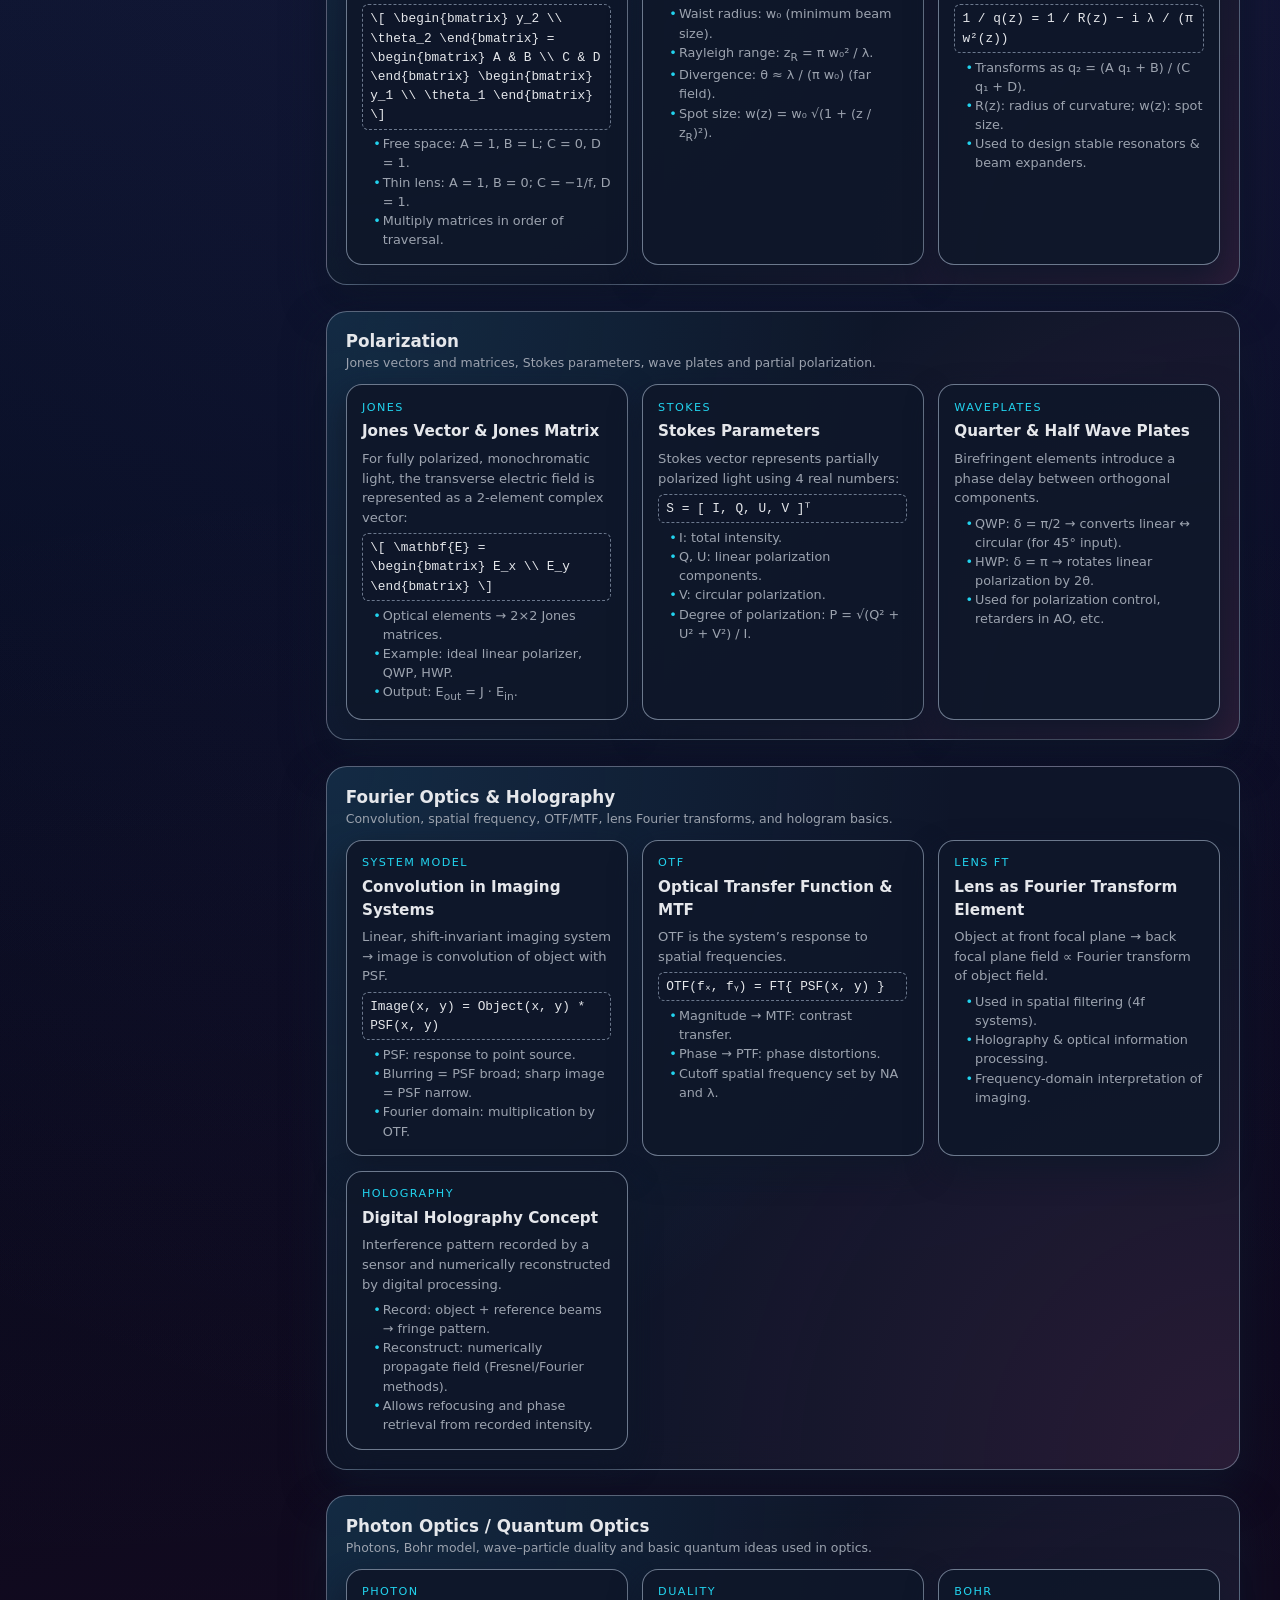
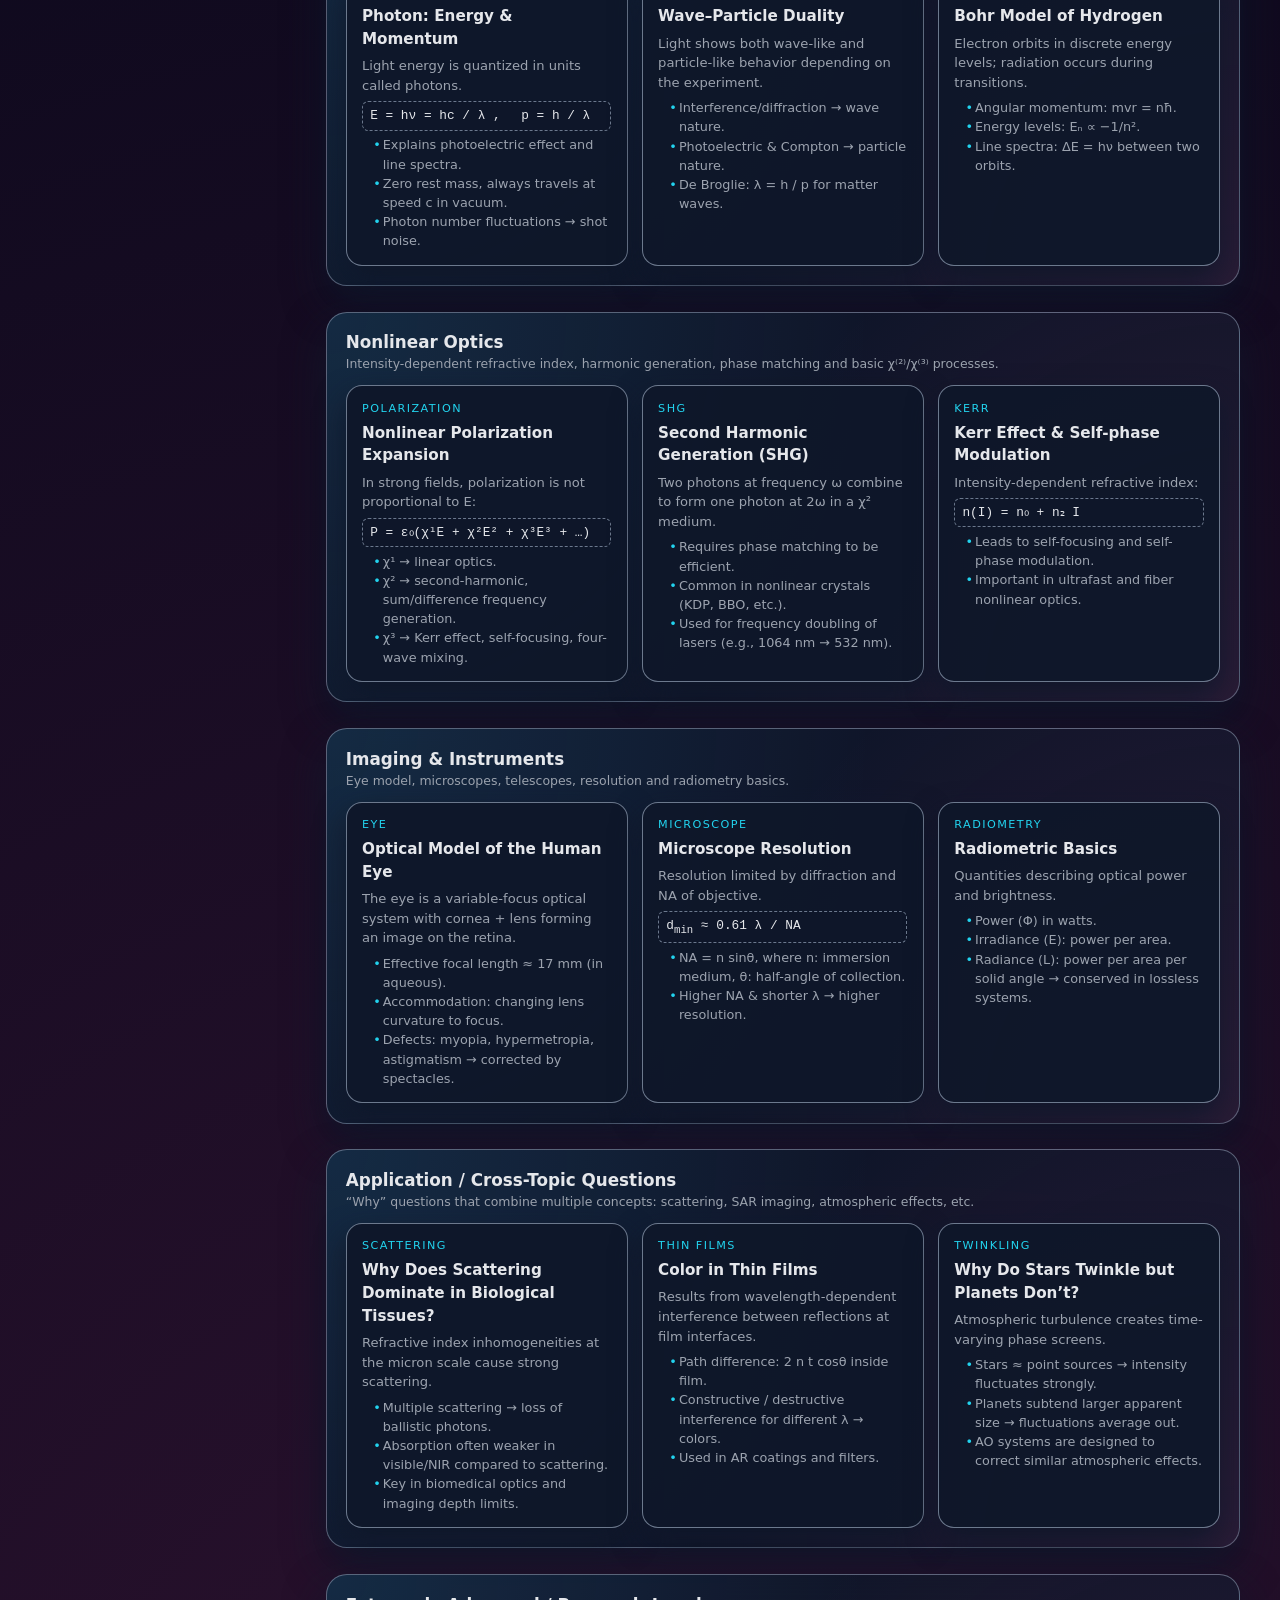
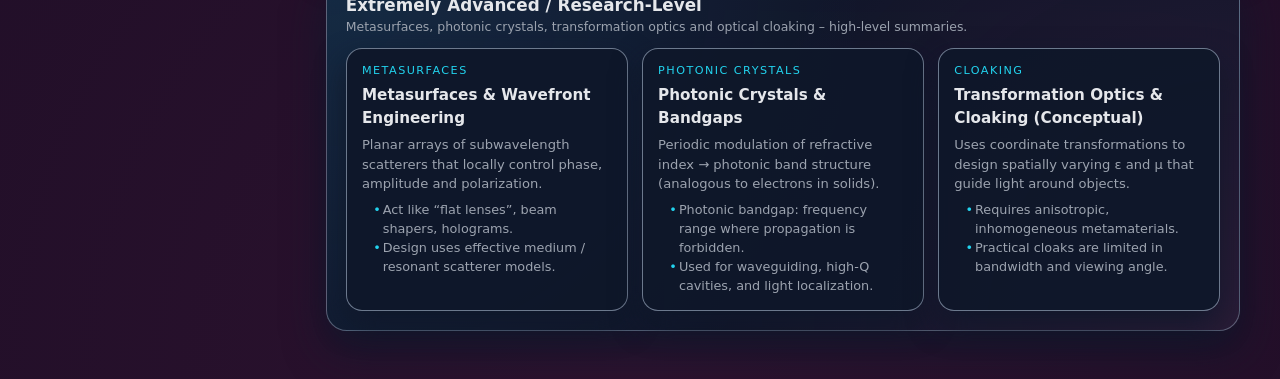
<file: oef.html>
<!DOCTYPE html>
<html lang="en">
<head>
  <meta charset="UTF-8" />
  <title>OEF – Optical Engineering Fundamentals Cheat Sheet</title>
  <meta name="viewport" content="width=device-width, initial-scale=1.0" />
  <link rel="stylesheet" href="styles.css" />
</head>
<body>
  <!-- Shared nav -->
  <header class="nav">
    <div class="nav-inner">
      <div class="brand">
        <div class="brand-logo">OE</div>
        <div>
          <div class="brand-text-main">OEF – Optical Engineering Fundamentals</div>
          <div class="brand-text-sub">Concept cheat sheet</div>
        </div>
      </div>
      <nav class="nav-links">
        <a href="index.html">← All subjects</a>
      </nav>
    </div>
  </header>

  <main class="wrapper">
    <section class="hero" style="padding-bottom:0;">
      <span class="chip">
        <span class="chip-dot"></span>
        OEF · Core foundations
      </span>
      <h1 class="hero-title">
        OEF <span>Concept Deck</span>
      </h1>
      <p class="hero-subtitle">
        These cards summarise the core optics concepts behind your OEF VIVA bank:
        wave optics, interference, diffraction, Fourier optics, polarization,
        photon optics, Gaussian beams, imaging systems, and advanced applications.
      </p>
    </section>

    <section class="page-grid">
      <!-- Sidebar with topics -->
      <aside class="sidebar">
        <h2 class="sidebar-title">Topics</h2>
        <ul class="topic-list">
          <li><a href="#wave-em">Wave & Electromagnetic Optics</a></li>
          <li><a href="#interference-diffraction">Interference, Diffraction & Coherence</a></li>
          <li><a href="#matrix-gaussian">Matrix Optics & Gaussian Ray Optics</a></li>
          <li><a href="#polarization">Polarization</a></li>
          <li><a href="#fourier-holography">Fourier Optics & Holography</a></li>
          <li><a href="#photon-quantum">Photon / Quantum Optics</a></li>
          <li><a href="#nonlinear">Nonlinear Optics</a></li>
          <li><a href="#imaging-instruments">Imaging & Instruments</a></li>
          <li><a href="#application-cross">Application / Cross-topic</a></li>
          <li><a href="#extreme-advanced">Extremely Advanced / Research-level</a></li>
        </ul>
      </aside>

      <!-- Main subject content -->
      <div class="subject-main">
        <header class="subject-header">
          <h1>OEF – Optical Engineering Fundamentals</h1>
          <p>
            Each topic block corresponds to a cluster of questions from the OEF section
            of your VIVA bank. If you can explain each card aloud in your own words,
            you can answer most OEF questions with confidence.
          </p>
        </header>

        <!-- 1. WAVE & EM -->
        <section id="wave-em" class="topic-section">
          <div class="topic-header">
            <div>
              <h2 class="topic-title">Wave & Electromagnetic Optics</h2>
              <p class="topic-meta">
                Wave equation, EM description of light, paraxial approximation,
                reflection/refraction and basic wave propagation.
              </p>
            </div>
          </div>

          <div class="flashcard-grid">
            <article class="flashcard">
              <p class="tag">Wave equation</p>
              <h3>EM Wave Equation in Free Space</h3>
              <p>
                Light is a transverse electromagnetic wave; electric and magnetic fields
                satisfy the same wave equation.
              </p>
              <div class="formula">
                ∇²E − (1/c²) ∂²E/∂t² = 0
              </div>
              <ul>
                <li>Solution: plane waves, Gaussian beams, spherical waves, etc.</li>
                <li>Speed: c = 1/√(μ₀ε₀).</li>
                <li>In media: c → v = c/n, where n is refractive index.</li>
              </ul>
            </article>

            <article class="flashcard">
              <p class="tag">Approximation</p>
              <h3>Paraxial Approximation</h3>
              <p>
                For rays making small angles with the optical axis, sinθ ≈ θ and tanθ ≈ θ.
              </p>
              <ul>
                <li>Simplifies ray and wave equations → Gaussian optics.</li>
                <li>Valid for narrow-angle systems with small field of view.</li>
                <li>Breaks down for high-NA, wide-field, or strongly focusing systems.</li>
              </ul>
            </article>

            <article class="flashcard">
              <p class="tag">Interfaces</p>
              <h3>Reflection, Refraction & Snell’s Law</h3>
              <p>
                At a plane interface, tangential components of E and H are continuous,
                leading to Snell’s law and Fresnel coefficients.
              </p>
              <ul>
                <li>Snell: n₁ sinθ₁ = n₂ sinθ₂.</li>
                <li>Fresnel coefficients → amplitude reflection / transmission.</li>
                <li>Special cases: Brewster angle, total internal reflection.</li>
              </ul>
            </article>
          </div>
        </section>

        <!-- 2. INTERFERENCE & DIFFRACTION & COHERENCE -->
        <section id="interference-diffraction" class="topic-section">
          <div class="topic-header">
            <div>
              <h2 class="topic-title">Interference, Diffraction & Coherence</h2>
              <p class="topic-meta">
                Conditions for interference, temporal/spatial coherence, and Fraunhofer/Fresnel diffraction ideas.
              </p>
            </div>
          </div>

          <div class="flashcard-grid">
            <article class="flashcard">
              <p class="tag">Interference</p>
              <h3>Conditions for Observable Interference</h3>
              <p>
                Stable interference fringes require a fixed phase relationship between waves.
              </p>
              <ul>
                <li>Same frequency (or very close).</li>
                <li>Temporal coherence: path difference &lt; coherence length.</li>
                <li>Spatial coherence: points on wavefront must maintain phase correlation.</li>
              </ul>
            </article>

            <article class="flashcard">
              <p class="tag">Coherence</p>
              <h3>Temporal vs Spatial Coherence</h3>
              <p>
                Coherence describes the correlation of a field with itself in time and space.
              </p>
              <ul>
                <li>Temporal: how long phase remains predictable → coherence time τc, length Lc = cτc.</li>
                <li>Spatial: correlation between two points on a wavefront → affects fringe contrast in Young’s experiment.</li>
                <li>Lasers: high temporal & spatial coherence; LEDs: low temporal, moderate spatial.</li>
              </ul>
            </article>

            <article class="flashcard">
              <p class="tag">Diffraction</p>
              <h3>Fresnel vs Fraunhofer Diffraction</h3>
              <p>
                Both describe bending and spreading of waves; differ in distance regime.
              </p>
              <ul>
                <li>Fresnel: near field; quadratic phase variation significant.</li>
                <li>Fraunhofer: far field; aperture field’s Fourier transform.</li>
                <li>Physical optics uses Fresnel number to classify regime.</li>
              </ul>
            </article>
          </div>
        </section>

        <!-- 3. MATRIX OPTICS & GAUSSIAN -->
        <section id="matrix-gaussian" class="topic-section">
          <div class="topic-header">
            <div>
              <h2 class="topic-title">Matrix Optics & Gaussian Ray Optics</h2>
              <p class="topic-meta">
                ABCD matrices, ray vectors, and Gaussian beam parameters like waist, radius of curvature and divergence.
              </p>
            </div>
          </div>

          <div class="flashcard-grid">
            <article class="flashcard">
              <p class="tag">ABCD</p>
              <h3>Ray Transfer (ABCD) Matrix</h3>
              <p>
                Paraxial propagation through an optical system can be described by a 2×2 matrix:
              </p>
              <div class="formula">
                \[ \begin{bmatrix} y_2 \\ \theta_2 \end{bmatrix}
                = \begin{bmatrix} A & B \\ C & D \end{bmatrix}
                  \begin{bmatrix} y_1 \\ \theta_1 \end{bmatrix} \]
              </div>
              <ul>
                <li>Free space: A = 1, B = L; C = 0, D = 1.</li>
                <li>Thin lens: A = 1, B = 0; C = −1/f, D = 1.</li>
                <li>Multiply matrices in order of traversal.</li>
              </ul>
            </article>

            <article class="flashcard">
              <p class="tag">Gaussian beam</p>
              <h3>Gaussian Beam Parameters</h3>
              <p>
                TEM₀₀ beam has a Gaussian intensity profile with minimum spot size at the waist.
              </p>
              <ul>
                <li>Waist radius: w₀ (minimum beam size).</li>
                <li>Rayleigh range: z<sub>R</sub> = π w₀² / λ.</li>
                <li>Divergence: θ ≈ λ / (π w₀) (far field).</li>
                <li>Spot size: w(z) = w₀ √(1 + (z / z<sub>R</sub>)²).</li>
              </ul>
            </article>

            <article class="flashcard">
              <p class="tag">q-parameter</p>
              <h3>Complex q-Parameter</h3>
              <p>
                Gaussian beams through ABCD systems use the complex beam parameter q.
              </p>
              <div class="formula">
                1 / q(z) = 1 / R(z) − i λ / (π w²(z))
              </div>
              <ul>
                <li>Transforms as q₂ = (A q₁ + B) / (C q₁ + D).</li>
                <li>R(z): radius of curvature; w(z): spot size.</li>
                <li>Used to design stable resonators & beam expanders.</li>
              </ul>
            </article>
          </div>
        </section>

        <!-- 4. POLARIZATION -->
        <section id="polarization" class="topic-section">
          <div class="topic-header">
            <div>
              <h2 class="topic-title">Polarization</h2>
              <p class="topic-meta">
                Jones vectors and matrices, Stokes parameters, wave plates and partial polarization.
              </p>
            </div>
          </div>

          <div class="flashcard-grid">
            <article class="flashcard">
              <p class="tag">Jones</p>
              <h3>Jones Vector & Jones Matrix</h3>
              <p>
                For fully polarized, monochromatic light, the transverse electric field
                is represented as a 2-element complex vector:
              </p>
              <div class="formula">
                \[ \mathbf{E} =
                \begin{bmatrix}
                E_x \\ E_y
                \end{bmatrix} \]
              </div>
              <ul>
                <li>Optical elements → 2×2 Jones matrices.</li>
                <li>Example: ideal linear polarizer, QWP, HWP.</li>
                <li>Output: E<sub>out</sub> = J · E<sub>in</sub>.</li>
              </ul>
            </article>

            <article class="flashcard">
              <p class="tag">Stokes</p>
              <h3>Stokes Parameters</h3>
              <p>
                Stokes vector represents partially polarized light using 4 real numbers:
              </p>
              <div class="formula">
                S = [ I, Q, U, V ]ᵀ
              </div>
              <ul>
                <li>I: total intensity.</li>
                <li>Q, U: linear polarization components.</li>
                <li>V: circular polarization.</li>
                <li>Degree of polarization: P = √(Q² + U² + V²) / I.</li>
              </ul>
            </article>

            <article class="flashcard">
              <p class="tag">Waveplates</p>
              <h3>Quarter & Half Wave Plates</h3>
              <p>
                Birefringent elements introduce a phase delay between orthogonal components.
              </p>
              <ul>
                <li>QWP: δ = π/2 → converts linear ↔ circular (for 45° input).</li>
                <li>HWP: δ = π → rotates linear polarization by 2θ.</li>
                <li>Used for polarization control, retarders in AO, etc.</li>
              </ul>
            </article>
          </div>
        </section>

        <!-- 5. FOURIER OPTICS & HOLOGRAPHY -->
        <section id="fourier-holography" class="topic-section">
          <div class="topic-header">
            <div>
              <h2 class="topic-title">Fourier Optics & Holography</h2>
              <p class="topic-meta">
                Convolution, spatial frequency, OTF/MTF, lens Fourier transforms, and hologram basics.
              </p>
            </div>
          </div>

          <div class="flashcard-grid">
            <article class="flashcard">
              <p class="tag">System model</p>
              <h3>Convolution in Imaging Systems</h3>
              <p>
                Linear, shift-invariant imaging system → image is convolution of object with PSF.
              </p>
              <div class="formula">
                Image(x, y) = Object(x, y) * PSF(x, y)
              </div>
              <ul>
                <li>PSF: response to point source.</li>
                <li>Blurring = PSF broad; sharp image = PSF narrow.</li>
                <li>Fourier domain: multiplication by OTF.</li>
              </ul>
            </article>

            <article class="flashcard">
              <p class="tag">OTF</p>
              <h3>Optical Transfer Function & MTF</h3>
              <p>
                OTF is the system’s response to spatial frequencies.
              </p>
              <div class="formula">
                OTF(fₓ, fᵧ) = FT{ PSF(x, y) }
              </div>
              <ul>
                <li>Magnitude → MTF: contrast transfer.</li>
                <li>Phase → PTF: phase distortions.</li>
                <li>Cutoff spatial frequency set by NA and λ.</li>
              </ul>
            </article>

            <article class="flashcard">
              <p class="tag">Lens FT</p>
              <h3>Lens as Fourier Transform Element</h3>
              <p>
                Object at front focal plane → back focal plane field ∝ Fourier transform of object field.
              </p>
              <ul>
                <li>Used in spatial filtering (4f systems).</li>
                <li>Holography & optical information processing.</li>
                <li>Frequency-domain interpretation of imaging.</li>
              </ul>
            </article>

            <article class="flashcard">
              <p class="tag">Holography</p>
              <h3>Digital Holography Concept</h3>
              <p>
                Interference pattern recorded by a sensor and numerically reconstructed by digital processing.
              </p>
              <ul>
                <li>Record: object + reference beams → fringe pattern.</li>
                <li>Reconstruct: numerically propagate field (Fresnel/Fourier methods).</li>
                <li>Allows refocusing and phase retrieval from recorded intensity.</li>
              </ul>
            </article>
          </div>
        </section>

        <!-- 6. PHOTON / QUANTUM -->
        <section id="photon-quantum" class="topic-section">
          <div class="topic-header">
            <div>
              <h2 class="topic-title">Photon Optics / Quantum Optics</h2>
              <p class="topic-meta">
                Photons, Bohr model, wave–particle duality and basic quantum ideas used in optics.
              </p>
            </div>
          </div>
          <div class="flashcard-grid">
            <article class="flashcard">
              <p class="tag">Photon</p>
              <h3>Photon: Energy & Momentum</h3>
              <p>
                Light energy is quantized in units called photons.
              </p>
              <div class="formula">
                E = hν = hc / λ ,  p = h / λ
              </div>
              <ul>
                <li>Explains photoelectric effect and line spectra.</li>
                <li>Zero rest mass, always travels at speed c in vacuum.</li>
                <li>Photon number fluctuations → shot noise.</li>
              </ul>
            </article>

            <article class="flashcard">
              <p class="tag">Duality</p>
              <h3>Wave–Particle Duality</h3>
              <p>
                Light shows both wave-like and particle-like behavior depending on the experiment.
              </p>
              <ul>
                <li>Interference/diffraction → wave nature.</li>
                <li>Photoelectric & Compton → particle nature.</li>
                <li>De Broglie: λ = h / p for matter waves.</li>
              </ul>
            </article>

            <article class="flashcard">
              <p class="tag">Bohr</p>
              <h3>Bohr Model of Hydrogen</h3>
              <p>
                Electron orbits in discrete energy levels; radiation occurs during transitions.
              </p>
              <ul>
                <li>Angular momentum: mvr = nħ.</li>
                <li>Energy levels: Eₙ ∝ −1/n².</li>
                <li>Line spectra: ΔE = hν between two orbits.</li>
              </ul>
            </article>
          </div>
        </section>

        <!-- 7. NONLINEAR -->
        <section id="nonlinear" class="topic-section">
          <div class="topic-header">
            <div>
              <h2 class="topic-title">Nonlinear Optics</h2>
              <p class="topic-meta">
                Intensity-dependent refractive index, harmonic generation, phase matching and basic χ⁽²⁾/χ⁽³⁾ processes.
              </p>
            </div>
          </div>
          <div class="flashcard-grid">
            <article class="flashcard">
              <p class="tag">Polarization</p>
              <h3>Nonlinear Polarization Expansion</h3>
              <p>
                In strong fields, polarization is not proportional to E:
              </p>
              <div class="formula">
                P = ε₀(χ¹E + χ²E² + χ³E³ + …)
              </div>
              <ul>
                <li>χ¹ → linear optics.</li>
                <li>χ² → second-harmonic, sum/difference frequency generation.</li>
                <li>χ³ → Kerr effect, self-focusing, four-wave mixing.</li>
              </ul>
            </article>

            <article class="flashcard">
              <p class="tag">SHG</p>
              <h3>Second Harmonic Generation (SHG)</h3>
              <p>
                Two photons at frequency ω combine to form one photon at 2ω in a χ² medium.
              </p>
              <ul>
                <li>Requires phase matching to be efficient.</li>
                <li>Common in nonlinear crystals (KDP, BBO, etc.).</li>
                <li>Used for frequency doubling of lasers (e.g., 1064 nm → 532 nm).</li>
              </ul>
            </article>

            <article class="flashcard">
              <p class="tag">Kerr</p>
              <h3>Kerr Effect & Self-phase Modulation</h3>
              <p>
                Intensity-dependent refractive index:
              </p>
              <div class="formula">
                n(I) = n₀ + n₂ I
              </div>
              <ul>
                <li>Leads to self-focusing and self-phase modulation.</li>
                <li>Important in ultrafast and fiber nonlinear optics.</li>
              </ul>
            </article>
          </div>
        </section>

        <!-- 8. IMAGING & INSTRUMENTS -->
        <section id="imaging-instruments" class="topic-section">
          <div class="topic-header">
            <div>
              <h2 class="topic-title">Imaging & Instruments</h2>
              <p class="topic-meta">
                Eye model, microscopes, telescopes, resolution and radiometry basics.
              </p>
            </div>
          </div>

          <div class="flashcard-grid">
            <article class="flashcard">
              <p class="tag">Eye</p>
              <h3>Optical Model of the Human Eye</h3>
              <p>
                The eye is a variable-focus optical system with cornea + lens forming an image on the retina.
              </p>
              <ul>
                <li>Effective focal length ≈ 17 mm (in aqueous).</li>
                <li>Accommodation: changing lens curvature to focus.</li>
                <li>Defects: myopia, hypermetropia, astigmatism → corrected by spectacles.</li>
              </ul>
            </article>

            <article class="flashcard">
              <p class="tag">Microscope</p>
              <h3>Microscope Resolution</h3>
              <p>
                Resolution limited by diffraction and NA of objective.
              </p>
              <div class="formula">
                d<sub>min</sub> ≈ 0.61 λ / NA
              </div>
              <ul>
                <li>NA = n sinθ, where n: immersion medium, θ: half-angle of collection.</li>
                <li>Higher NA & shorter λ → higher resolution.</li>
              </ul>
            </article>

            <article class="flashcard">
              <p class="tag">Radiometry</p>
              <h3>Radiometric Basics</h3>
              <p>
                Quantities describing optical power and brightness.
              </p>
              <ul>
                <li>Power (Φ) in watts.</li>
                <li>Irradiance (E): power per area.</li>
                <li>Radiance (L): power per area per solid angle → conserved in lossless systems.</li>
              </ul>
            </article>
          </div>
        </section>

        <!-- 9. APPLICATION / CROSS-TOPIC -->
        <section id="application-cross" class="topic-section">
          <div class="topic-header">
            <div>
              <h2 class="topic-title">Application / Cross-Topic Questions</h2>
              <p class="topic-meta">
                “Why” questions that combine multiple concepts: scattering,
                SAR imaging, atmospheric effects, etc.
              </p>
            </div>
          </div>
          <div class="flashcard-grid">
            <article class="flashcard">
              <p class="tag">Scattering</p>
              <h3>Why Does Scattering Dominate in Biological Tissues?</h3>
              <p>
                Refractive index inhomogeneities at the micron scale cause strong scattering.
              </p>
              <ul>
                <li>Multiple scattering → loss of ballistic photons.</li>
                <li>Absorption often weaker in visible/NIR compared to scattering.</li>
                <li>Key in biomedical optics and imaging depth limits.</li>
              </ul>
            </article>

            <article class="flashcard">
              <p class="tag">Thin films</p>
              <h3>Color in Thin Films</h3>
              <p>
                Results from wavelength-dependent interference between reflections at film interfaces.
              </p>
              <ul>
                <li>Path difference: 2 n t cosθ inside film.</li>
                <li>Constructive / destructive interference for different λ → colors.</li>
                <li>Used in AR coatings and filters.</li>
              </ul>
            </article>

            <article class="flashcard">
              <p class="tag">Twinkling</p>
              <h3>Why Do Stars Twinkle but Planets Don’t?</h3>
              <p>
                Atmospheric turbulence creates time-varying phase screens.
              </p>
              <ul>
                <li>Stars ≈ point sources → intensity fluctuates strongly.</li>
                <li>Planets subtend larger apparent size → fluctuations average out.</li>
                <li>AO systems are designed to correct similar atmospheric effects.</li>
              </ul>
            </article>
          </div>
        </section>

        <!-- 10. EXTREMELY ADVANCED / RESEARCH -->
        <section id="extreme-advanced" class="topic-section">
          <div class="topic-header">
            <div>
              <h2 class="topic-title">Extremely Advanced / Research-Level</h2>
              <p class="topic-meta">
                Metasurfaces, photonic crystals, transformation optics and optical cloaking – high-level summaries.
              </p>
            </div>
          </div>
          <div class="flashcard-grid">
            <article class="flashcard">
              <p class="tag">Metasurfaces</p>
              <h3>Metasurfaces & Wavefront Engineering</h3>
              <p>
                Planar arrays of subwavelength scatterers that locally control phase, amplitude and polarization.
              </p>
              <ul>
                <li>Act like “flat lenses”, beam shapers, holograms.</li>
                <li>Design uses effective medium / resonant scatterer models.</li>
              </ul>
            </article>

            <article class="flashcard">
              <p class="tag">Photonic crystals</p>
              <h3>Photonic Crystals & Bandgaps</h3>
              <p>
                Periodic modulation of refractive index → photonic band structure (analogous to electrons in solids).
              </p>
              <ul>
                <li>Photonic bandgap: frequency range where propagation is forbidden.</li>
                <li>Used for waveguiding, high-Q cavities, and light localization.</li>
              </ul>
            </article>

            <article class="flashcard">
              <p class="tag">Cloaking</p>
              <h3>Transformation Optics & Cloaking (Conceptual)</h3>
              <p>
                Uses coordinate transformations to design spatially varying ε and μ that guide light around objects.
              </p>
              <ul>
                <li>Requires anisotropic, inhomogeneous metamaterials.</li>
                <li>Practical cloaks are limited in bandwidth and viewing angle.</li>
              </ul>
            </article>
          </div>
        </section>
      </div>
    </section>
  </main>
</body>
</html>
</file>
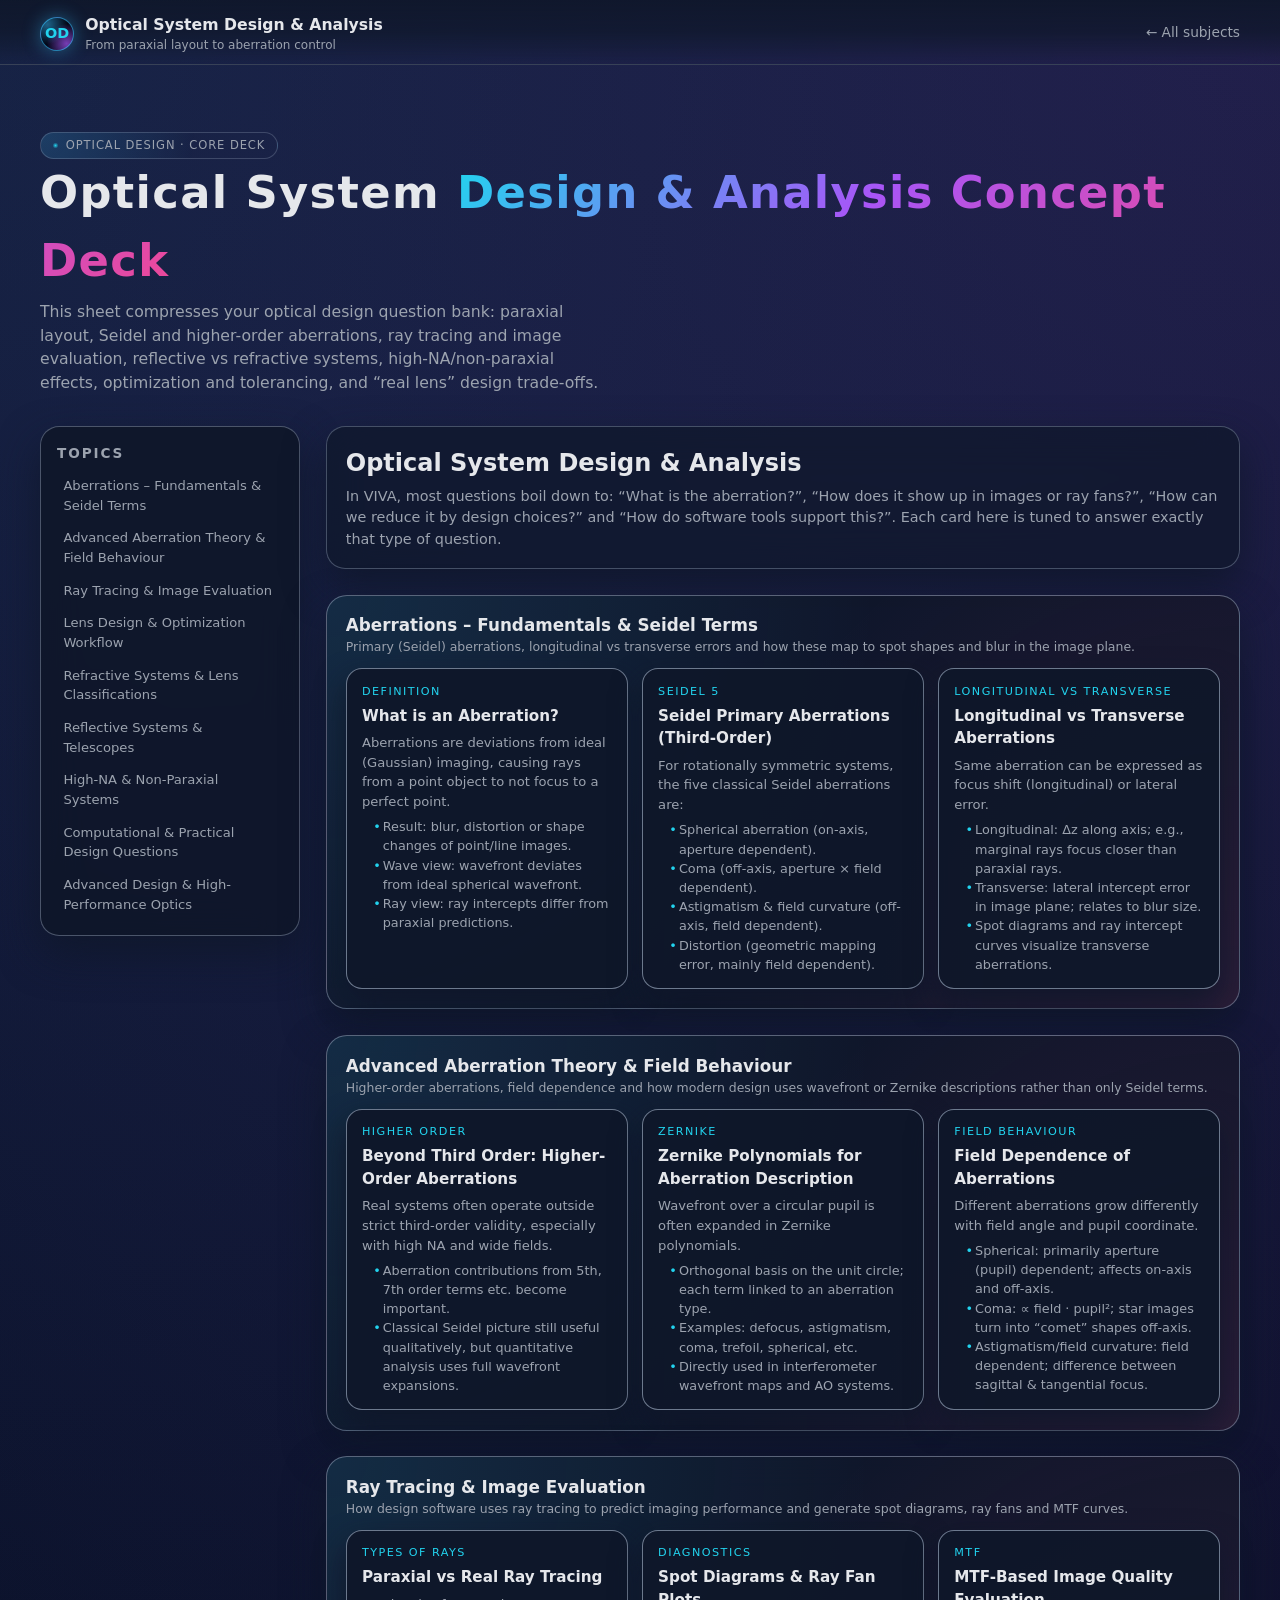
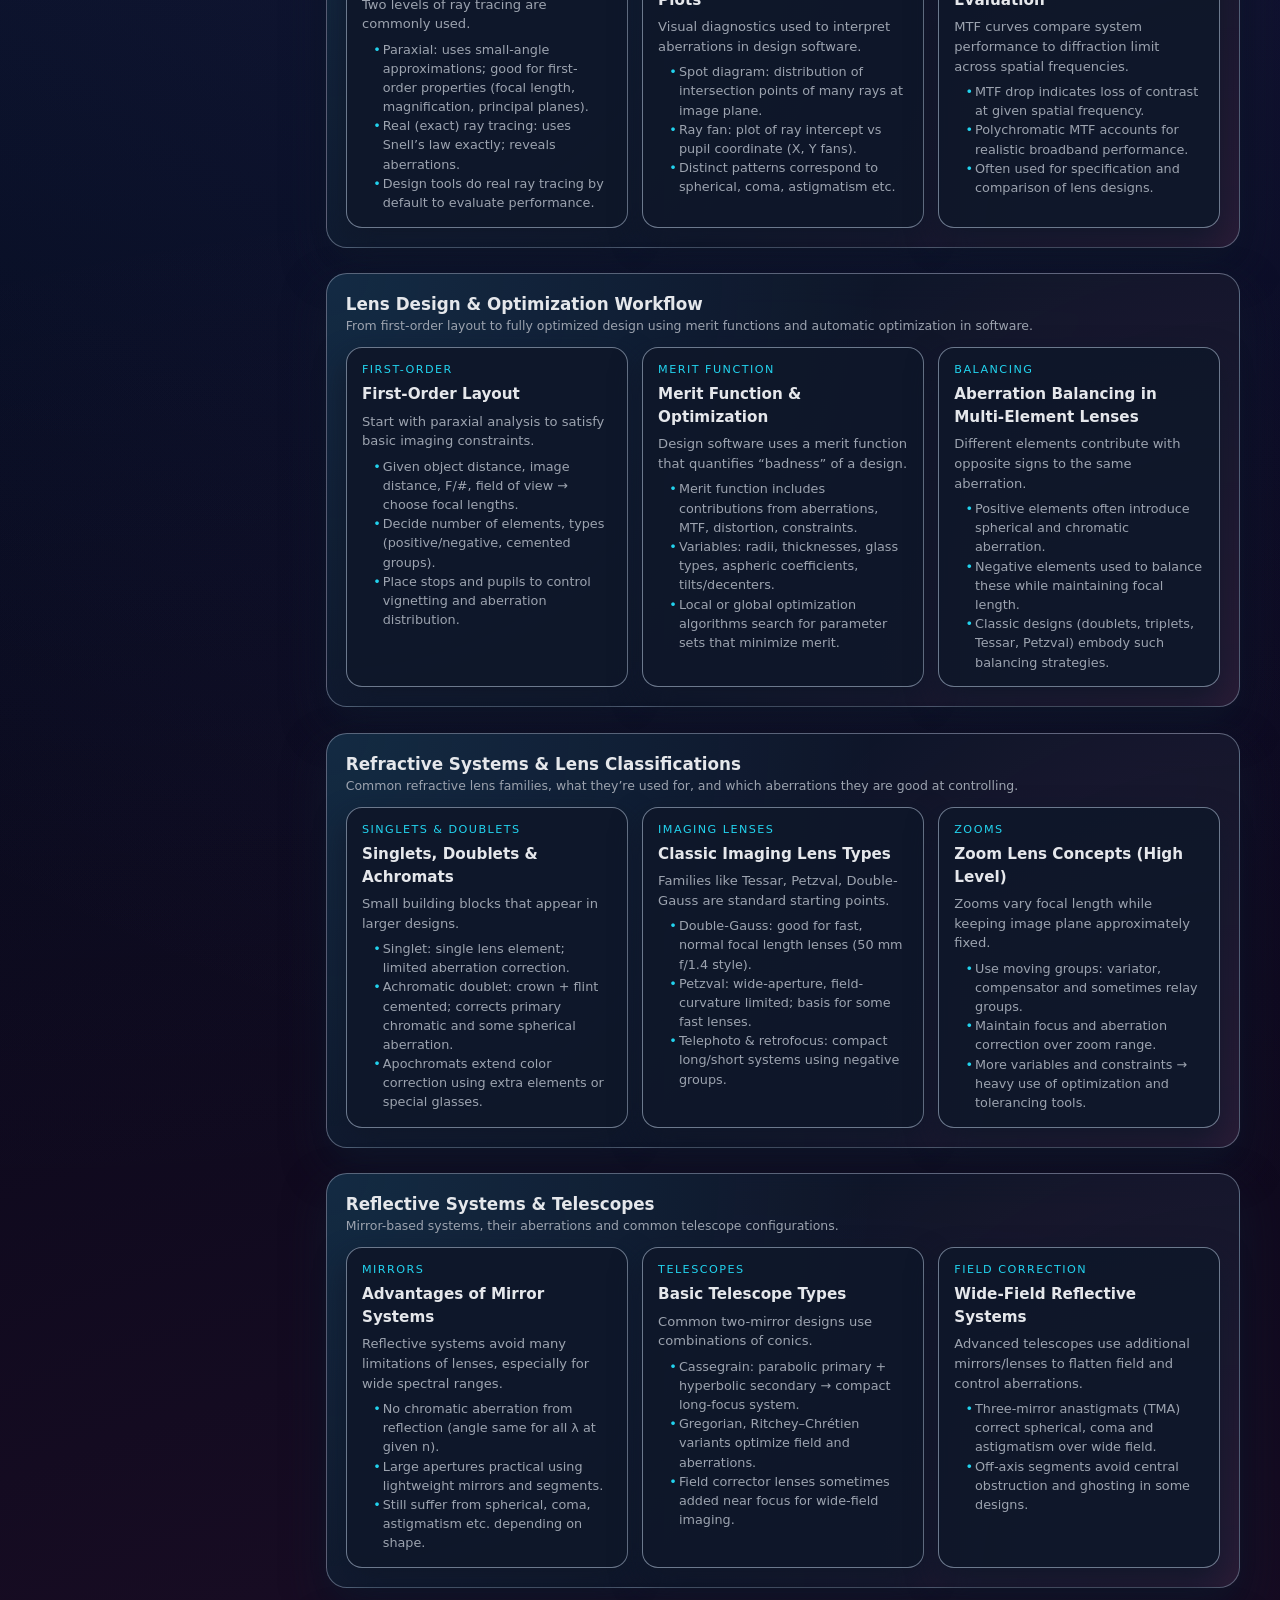
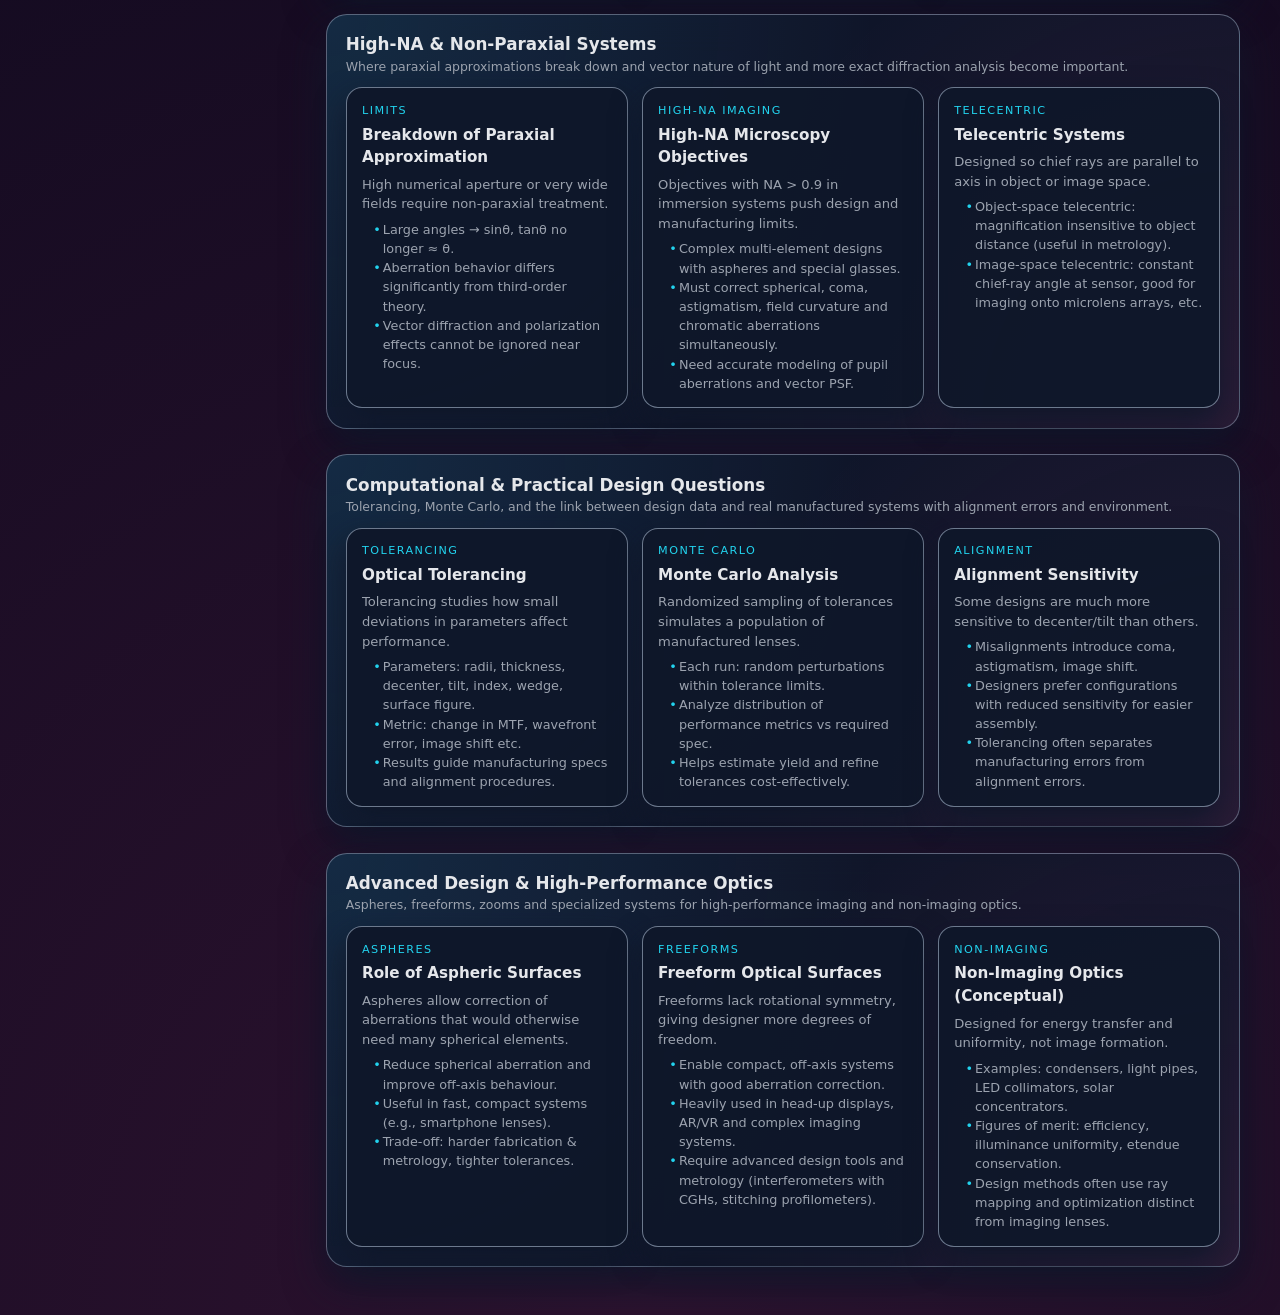
<file: optical-design.html>
<!DOCTYPE html>
<html lang="en">
<head>
  <meta charset="UTF-8" />
  <title>Optical System Design & Analysis – Cheat Sheet</title>
  <meta name="viewport" content="width=device-width, initial-scale=1.0" />
  <link rel="stylesheet" href="styles.css" />
</head>
<body>
  <!-- Shared nav -->
  <header class="nav">
    <div class="nav-inner">
      <div class="brand">
        <div class="brand-logo">OD</div>
        <div>
          <div class="brand-text-main">Optical System Design & Analysis</div>
          <div class="brand-text-sub">From paraxial layout to aberration control</div>
        </div>
      </div>
      <nav class="nav-links">
        <a href="index.html">← All subjects</a>
      </nav>
    </div>
  </header>

  <main class="wrapper">
    <!-- Hero -->
    <section class="hero" style="padding-bottom:0;">
      <span class="chip">
        <span class="chip-dot"></span>
        Optical Design · Core deck
      </span>
      <h1 class="hero-title">
        Optical System <span>Design & Analysis Concept Deck</span>
      </h1>
      <p class="hero-subtitle">
        This sheet compresses your optical design question bank: paraxial layout, Seidel and higher-order
        aberrations, ray tracing and image evaluation, reflective vs refractive systems, high-NA/non-paraxial
        effects, optimization and tolerancing, and “real lens” design trade-offs.
      </p>
    </section>

    <section class="page-grid">
      <!-- Sidebar -->
      <aside class="sidebar">
        <h2 class="sidebar-title">Topics</h2>
        <ul class="topic-list">
          <li><a href="#aberrations-fundamental">Aberrations – Fundamentals & Seidel Terms</a></li>
          <li><a href="#advanced-aberrations">Advanced Aberration Theory & Field Behaviour</a></li>
          <li><a href="#ray-tracing">Ray Tracing & Image Evaluation</a></li>
          <li><a href="#lens-design-optimization">Lens Design & Optimization Workflow</a></li>
          <li><a href="#refractive-systems">Refractive Systems & Lens Classifications</a></li>
          <li><a href="#reflective-systems">Reflective Systems & Telescopes</a></li>
          <li><a href="#high-na-nonparaxial">High-NA & Non-Paraxial Systems</a></li>
          <li><a href="#computational-practical">Computational & Practical Design Questions</a></li>
          <li><a href="#advanced-high-performance">Advanced Design & High-Performance Optics</a></li>
        </ul>
      </aside>

      <!-- Main content -->
      <div class="subject-main">
        <header class="subject-header">
          <h1>Optical System Design & Analysis</h1>
          <p>
            In VIVA, most questions boil down to: “What is the aberration?”, “How does it show up in
            images or ray fans?”, “How can we reduce it by design choices?” and “How do software tools
            support this?”. Each card here is tuned to answer exactly that type of question.
          </p>
        </header>

        <!-- 1. Aberrations – fundamentals -->
        <section id="aberrations-fundamental" class="topic-section">
          <div class="topic-header">
            <div>
              <h2 class="topic-title">Aberrations – Fundamentals & Seidel Terms</h2>
              <p class="topic-meta">
                Primary (Seidel) aberrations, longitudinal vs transverse errors and how these map
                to spot shapes and blur in the image plane.
              </p>
            </div>
          </div>

          <div class="flashcard-grid">
            <article class="flashcard">
              <p class="tag">Definition</p>
              <h3>What is an Aberration?</h3>
              <p>
                Aberrations are deviations from ideal (Gaussian) imaging, causing rays from a point
                object to not focus to a perfect point.
              </p>
              <ul>
                <li>Result: blur, distortion or shape changes of point/line images.</li>
                <li>Wave view: wavefront deviates from ideal spherical wavefront.</li>
                <li>Ray view: ray intercepts differ from paraxial predictions.</li>
              </ul>
            </article>

            <article class="flashcard">
              <p class="tag">Seidel 5</p>
              <h3>Seidel Primary Aberrations (Third-Order)</h3>
              <p>
                For rotationally symmetric systems, the five classical Seidel aberrations are:
              </p>
              <ul>
                <li>Spherical aberration (on-axis, aperture dependent).</li>
                <li>Coma (off-axis, aperture × field dependent).</li>
                <li>Astigmatism & field curvature (off-axis, field dependent).</li>
                <li>Distortion (geometric mapping error, mainly field dependent).</li>
              </ul>
            </article>

            <article class="flashcard">
              <p class="tag">Longitudinal vs transverse</p>
              <h3>Longitudinal vs Transverse Aberrations</h3>
              <p>
                Same aberration can be expressed as focus shift (longitudinal) or lateral error.
              </p>
              <ul>
                <li>Longitudinal: Δz along axis; e.g., marginal rays focus closer than paraxial rays.</li>
                <li>Transverse: lateral intercept error in image plane; relates to blur size.</li>
                <li>Spot diagrams and ray intercept curves visualize transverse aberrations.</li>
              </ul>
            </article>
          </div>
        </section>

        <!-- 2. Advanced aberrations -->
        <section id="advanced-aberrations" class="topic-section">
          <div class="topic-header">
            <div>
              <h2 class="topic-title">Advanced Aberration Theory & Field Behaviour</h2>
              <p class="topic-meta">
                Higher-order aberrations, field dependence and how modern design uses wavefront
                or Zernike descriptions rather than only Seidel terms.
              </p>
            </div>
          </div>

          <div class="flashcard-grid">
            <article class="flashcard">
              <p class="tag">Higher order</p>
              <h3>Beyond Third Order: Higher-Order Aberrations</h3>
              <p>
                Real systems often operate outside strict third-order validity, especially
                with high NA and wide fields.
              </p>
              <ul>
                <li>Aberration contributions from 5th, 7th order terms etc. become important.</li>
                <li>Classical Seidel picture still useful qualitatively, but quantitative
                    analysis uses full wavefront expansions.</li>
              </ul>
            </article>

            <article class="flashcard">
              <p class="tag">Zernike</p>
              <h3>Zernike Polynomials for Aberration Description</h3>
              <p>
                Wavefront over a circular pupil is often expanded in Zernike polynomials.
              </p>
              <ul>
                <li>Orthogonal basis on the unit circle; each term linked to an aberration type.</li>
                <li>Examples: defocus, astigmatism, coma, trefoil, spherical, etc.</li>
                <li>Directly used in interferometer wavefront maps and AO systems.</li>
              </ul>
            </article>

            <article class="flashcard">
              <p class="tag">Field behaviour</p>
              <h3>Field Dependence of Aberrations</h3>
              <p>
                Different aberrations grow differently with field angle and pupil coordinate.
              </p>
              <ul>
                <li>Spherical: primarily aperture (pupil) dependent; affects on-axis and off-axis.</li>
                <li>Coma: ∝ field · pupil²; star images turn into “comet” shapes off-axis.</li>
                <li>Astigmatism/field curvature: field dependent; difference between sagittal & tangential focus.</li>
              </ul>
            </article>
          </div>
        </section>

        <!-- 3. Ray tracing & image evaluation -->
        <section id="ray-tracing" class="topic-section">
          <div class="topic-header">
            <div>
              <h2 class="topic-title">Ray Tracing & Image Evaluation</h2>
              <p class="topic-meta">
                How design software uses ray tracing to predict imaging performance and generate
                spot diagrams, ray fans and MTF curves.
              </p>
            </div>
          </div>

          <div class="flashcard-grid">
            <article class="flashcard">
              <p class="tag">Types of rays</p>
              <h3>Paraxial vs Real Ray Tracing</h3>
              <p>
                Two levels of ray tracing are commonly used.
              </p>
              <ul>
                <li>Paraxial: uses small-angle approximations; good for first-order properties
                    (focal length, magnification, principal planes).</li>
                <li>Real (exact) ray tracing: uses Snell’s law exactly; reveals aberrations.</li>
                <li>Design tools do real ray tracing by default to evaluate performance.</li>
              </ul>
            </article>

            <article class="flashcard">
              <p class="tag">Diagnostics</p>
              <h3>Spot Diagrams & Ray Fan Plots</h3>
              <p>
                Visual diagnostics used to interpret aberrations in design software.
              </p>
              <ul>
                <li>Spot diagram: distribution of intersection points of many rays at image plane.</li>
                <li>Ray fan: plot of ray intercept vs pupil coordinate (X, Y fans).</li>
                <li>Distinct patterns correspond to spherical, coma, astigmatism etc.</li>
              </ul>
            </article>

            <article class="flashcard">
              <p class="tag">MTF</p>
              <h3>MTF-Based Image Quality Evaluation</h3>
              <p>
                MTF curves compare system performance to diffraction limit across spatial frequencies.
              </p>
              <ul>
                <li>MTF drop indicates loss of contrast at given spatial frequency.</li>
                <li>Polychromatic MTF accounts for realistic broadband performance.</li>
                <li>Often used for specification and comparison of lens designs.</li>
              </ul>
            </article>
          </div>
        </section>

        <!-- 4. Lens design & optimization workflow -->
        <section id="lens-design-optimization" class="topic-section">
          <div class="topic-header">
            <div>
              <h2 class="topic-title">Lens Design & Optimization Workflow</h2>
              <p class="topic-meta">
                From first-order layout to fully optimized design using merit functions and
                automatic optimization in software.
              </p>
            </div>
          </div>

          <div class="flashcard-grid">
            <article class="flashcard">
              <p class="tag">First-order</p>
              <h3>First-Order Layout</h3>
              <p>
                Start with paraxial analysis to satisfy basic imaging constraints.
              </p>
              <ul>
                <li>Given object distance, image distance, F/#, field of view → choose focal lengths.</li>
                <li>Decide number of elements, types (positive/negative, cemented groups).</li>
                <li>Place stops and pupils to control vignetting and aberration distribution.</li>
              </ul>
            </article>

            <article class="flashcard">
              <p class="tag">Merit function</p>
              <h3>Merit Function & Optimization</h3>
              <p>
                Design software uses a merit function that quantifies “badness” of a design.
              </p>
              <ul>
                <li>Merit function includes contributions from aberrations, MTF, distortion, constraints.</li>
                <li>Variables: radii, thicknesses, glass types, aspheric coefficients, tilts/decenters.</li>
                <li>Local or global optimization algorithms search for parameter sets that minimize merit.</li>
              </ul>
            </article>

            <article class="flashcard">
              <p class="tag">Balancing</p>
              <h3>Aberration Balancing in Multi-Element Lenses</h3>
              <p>
                Different elements contribute with opposite signs to the same aberration.
              </p>
              <ul>
                <li>Positive elements often introduce spherical and chromatic aberration.</li>
                <li>Negative elements used to balance these while maintaining focal length.</li>
                <li>Classic designs (doublets, triplets, Tessar, Petzval) embody such balancing strategies.</li>
              </ul>
            </article>
          </div>
        </section>

        <!-- 5. Refractive systems -->
        <section id="refractive-systems" class="topic-section">
          <div class="topic-header">
            <div>
              <h2 class="topic-title">Refractive Systems & Lens Classifications</h2>
              <p class="topic-meta">
                Common refractive lens families, what they’re used for, and which aberrations
                they are good at controlling.
              </p>
            </div>
          </div>

          <div class="flashcard-grid">
            <article class="flashcard">
              <p class="tag">Singlets & doublets</p>
              <h3>Singlets, Doublets & Achromats</h3>
              <p>
                Small building blocks that appear in larger designs.
              </p>
              <ul>
                <li>Singlet: single lens element; limited aberration correction.</li>
                <li>Achromatic doublet: crown + flint cemented; corrects primary chromatic and some spherical aberration.</li>
                <li>Apochromats extend color correction using extra elements or special glasses.</li>
              </ul>
            </article>

            <article class="flashcard">
              <p class="tag">Imaging lenses</p>
              <h3>Classic Imaging Lens Types</h3>
              <p>
                Families like Tessar, Petzval, Double-Gauss are standard starting points.
              </p>
              <ul>
                <li>Double-Gauss: good for fast, normal focal length lenses (50 mm f/1.4 style).</li>
                <li>Petzval: wide-aperture, field-curvature limited; basis for some fast lenses.</li>
                <li>Telephoto & retrofocus: compact long/short systems using negative groups.</li>
              </ul>
            </article>

            <article class="flashcard">
              <p class="tag">Zooms</p>
              <h3>Zoom Lens Concepts (High Level)</h3>
              <p>
                Zooms vary focal length while keeping image plane approximately fixed.
              </p>
              <ul>
                <li>Use moving groups: variator, compensator and sometimes relay groups.</li>
                <li>Maintain focus and aberration correction over zoom range.</li>
                <li>More variables and constraints → heavy use of optimization and tolerancing tools.</li>
              </ul>
            </article>
          </div>
        </section>

        <!-- 6. Reflective systems -->
        <section id="reflective-systems" class="topic-section">
          <div class="topic-header">
            <div>
              <h2 class="topic-title">Reflective Systems & Telescopes</h2>
              <p class="topic-meta">
                Mirror-based systems, their aberrations and common telescope configurations.
              </p>
            </div>
          </div>

          <div class="flashcard-grid">
            <article class="flashcard">
              <p class="tag">Mirrors</p>
              <h3>Advantages of Mirror Systems</h3>
              <p>
                Reflective systems avoid many limitations of lenses, especially for wide spectral ranges.
              </p>
              <ul>
                <li>No chromatic aberration from reflection (angle same for all λ at given n).</li>
                <li>Large apertures practical using lightweight mirrors and segments.</li>
                <li>Still suffer from spherical, coma, astigmatism etc. depending on shape.</li>
              </ul>
            </article>

            <article class="flashcard">
              <p class="tag">Telescopes</p>
              <h3>Basic Telescope Types</h3>
              <p>
                Common two-mirror designs use combinations of conics.
              </p>
              <ul>
                <li>Cassegrain: parabolic primary + hyperbolic secondary → compact long-focus system.</li>
                <li>Gregorian, Ritchey–Chrétien variants optimize field and aberrations.</li>
                <li>Field corrector lenses sometimes added near focus for wide-field imaging.</li>
              </ul>
            </article>

            <article class="flashcard">
              <p class="tag">Field correction</p>
              <h3>Wide-Field Reflective Systems</h3>
              <p>
                Advanced telescopes use additional mirrors/lenses to flatten field and control aberrations.
              </p>
              <ul>
                <li>Three-mirror anastigmats (TMA) correct spherical, coma and astigmatism over wide field.</li>
                <li>Off-axis segments avoid central obstruction and ghosting in some designs.</li>
              </ul>
            </article>
          </div>
        </section>

        <!-- 7. High-NA & non-paraxial -->
        <section id="high-na-nonparaxial" class="topic-section">
          <div class="topic-header">
            <div>
              <h2 class="topic-title">High-NA & Non-Paraxial Systems</h2>
              <p class="topic-meta">
                Where paraxial approximations break down and vector nature of light and
                more exact diffraction analysis become important.
              </p>
            </div>
          </div>

          <div class="flashcard-grid">
            <article class="flashcard">
              <p class="tag">Limits</p>
              <h3>Breakdown of Paraxial Approximation</h3>
              <p>
                High numerical aperture or very wide fields require non-paraxial treatment.
              </p>
              <ul>
                <li>Large angles → sinθ, tanθ no longer ≈ θ.</li>
                <li>Aberration behavior differs significantly from third-order theory.</li>
                <li>Vector diffraction and polarization effects cannot be ignored near focus.</li>
              </ul>
            </article>

            <article class="flashcard">
              <p class="tag">High-NA imaging</p>
              <h3>High-NA Microscopy Objectives</h3>
              <p>
                Objectives with NA &gt; 0.9 in immersion systems push design and manufacturing limits.
              </p>
              <ul>
                <li>Complex multi-element designs with aspheres and special glasses.</li>
                <li>Must correct spherical, coma, astigmatism, field curvature and chromatic aberrations simultaneously.</li>
                <li>Need accurate modeling of pupil aberrations and vector PSF.</li>
              </ul>
            </article>

            <article class="flashcard">
              <p class="tag">Telecentric</p>
              <h3>Telecentric Systems</h3>
              <p>
                Designed so chief rays are parallel to axis in object or image space.
              </p>
              <ul>
                <li>Object-space telecentric: magnification insensitive to object distance (useful in metrology).</li>
                <li>Image-space telecentric: constant chief-ray angle at sensor, good for imaging onto microlens arrays, etc.</li>
              </ul>
            </article>
          </div>
        </section>

        <!-- 8. Computational & practical -->
        <section id="computational-practical" class="topic-section">
          <div class="topic-header">
            <div>
              <h2 class="topic-title">Computational & Practical Design Questions</h2>
              <p class="topic-meta">
                Tolerancing, Monte Carlo, and the link between design data and real manufactured
                systems with alignment errors and environment.
              </p>
            </div>
          </div>

          <div class="flashcard-grid">
            <article class="flashcard">
              <p class="tag">Tolerancing</p>
              <h3>Optical Tolerancing</h3>
              <p>
                Tolerancing studies how small deviations in parameters affect performance.
              </p>
              <ul>
                <li>Parameters: radii, thickness, decenter, tilt, index, wedge, surface figure.</li>
                <li>Metric: change in MTF, wavefront error, image shift etc.</li>
                <li>Results guide manufacturing specs and alignment procedures.</li>
              </ul>
            </article>

            <article class="flashcard">
              <p class="tag">Monte Carlo</p>
              <h3>Monte Carlo Analysis</h3>
              <p>
                Randomized sampling of tolerances simulates a population of manufactured lenses.
              </p>
              <ul>
                <li>Each run: random perturbations within tolerance limits.</li>
                <li>Analyze distribution of performance metrics vs required spec.</li>
                <li>Helps estimate yield and refine tolerances cost-effectively.</li>
              </ul>
            </article>

            <article class="flashcard">
              <p class="tag">Alignment</p>
              <h3>Alignment Sensitivity</h3>
              <p>
                Some designs are much more sensitive to decenter/tilt than others.
              </p>
              <ul>
                <li>Misalignments introduce coma, astigmatism, image shift.</li>
                <li>Designers prefer configurations with reduced sensitivity for easier assembly.</li>
                <li>Tolerancing often separates manufacturing errors from alignment errors.</li>
              </ul>
            </article>
          </div>
        </section>

        <!-- 9. Advanced & high-performance -->
        <section id="advanced-high-performance" class="topic-section">
          <div class="topic-header">
            <div>
              <h2 class="topic-title">Advanced Design & High-Performance Optics</h2>
              <p class="topic-meta">
                Aspheres, freeforms, zooms and specialized systems for high-performance imaging
                and non-imaging optics.
              </p>
            </div>
          </div>

          <div class="flashcard-grid">
            <article class="flashcard">
              <p class="tag">Aspheres</p>
              <h3>Role of Aspheric Surfaces</h3>
              <p>
                Aspheres allow correction of aberrations that would otherwise need many spherical elements.
              </p>
              <ul>
                <li>Reduce spherical aberration and improve off-axis behaviour.</li>
                <li>Useful in fast, compact systems (e.g., smartphone lenses).</li>
                <li>Trade-off: harder fabrication & metrology, tighter tolerances.</li>
              </ul>
            </article>

            <article class="flashcard">
              <p class="tag">Freeforms</p>
              <h3>Freeform Optical Surfaces</h3>
              <p>
                Freeforms lack rotational symmetry, giving designer more degrees of freedom.
              </p>
              <ul>
                <li>Enable compact, off-axis systems with good aberration correction.</li>
                <li>Heavily used in head-up displays, AR/VR and complex imaging systems.</li>
                <li>Require advanced design tools and metrology (interferometers with CGHs, stitching profilometers).</li>
              </ul>
            </article>

            <article class="flashcard">
              <p class="tag">Non-imaging</p>
              <h3>Non-Imaging Optics (Conceptual)</h3>
              <p>
                Designed for energy transfer and uniformity, not image formation.
              </p>
              <ul>
                <li>Examples: condensers, light pipes, LED collimators, solar concentrators.</li>
                <li>Figures of merit: efficiency, illuminance uniformity, etendue conservation.</li>
                <li>Design methods often use ray mapping and optimization distinct from imaging lenses.</li>
              </ul>
            </article>
          </div>
        </section>
      </div>
    </section>
  </main>
</body>
</html>
</file>
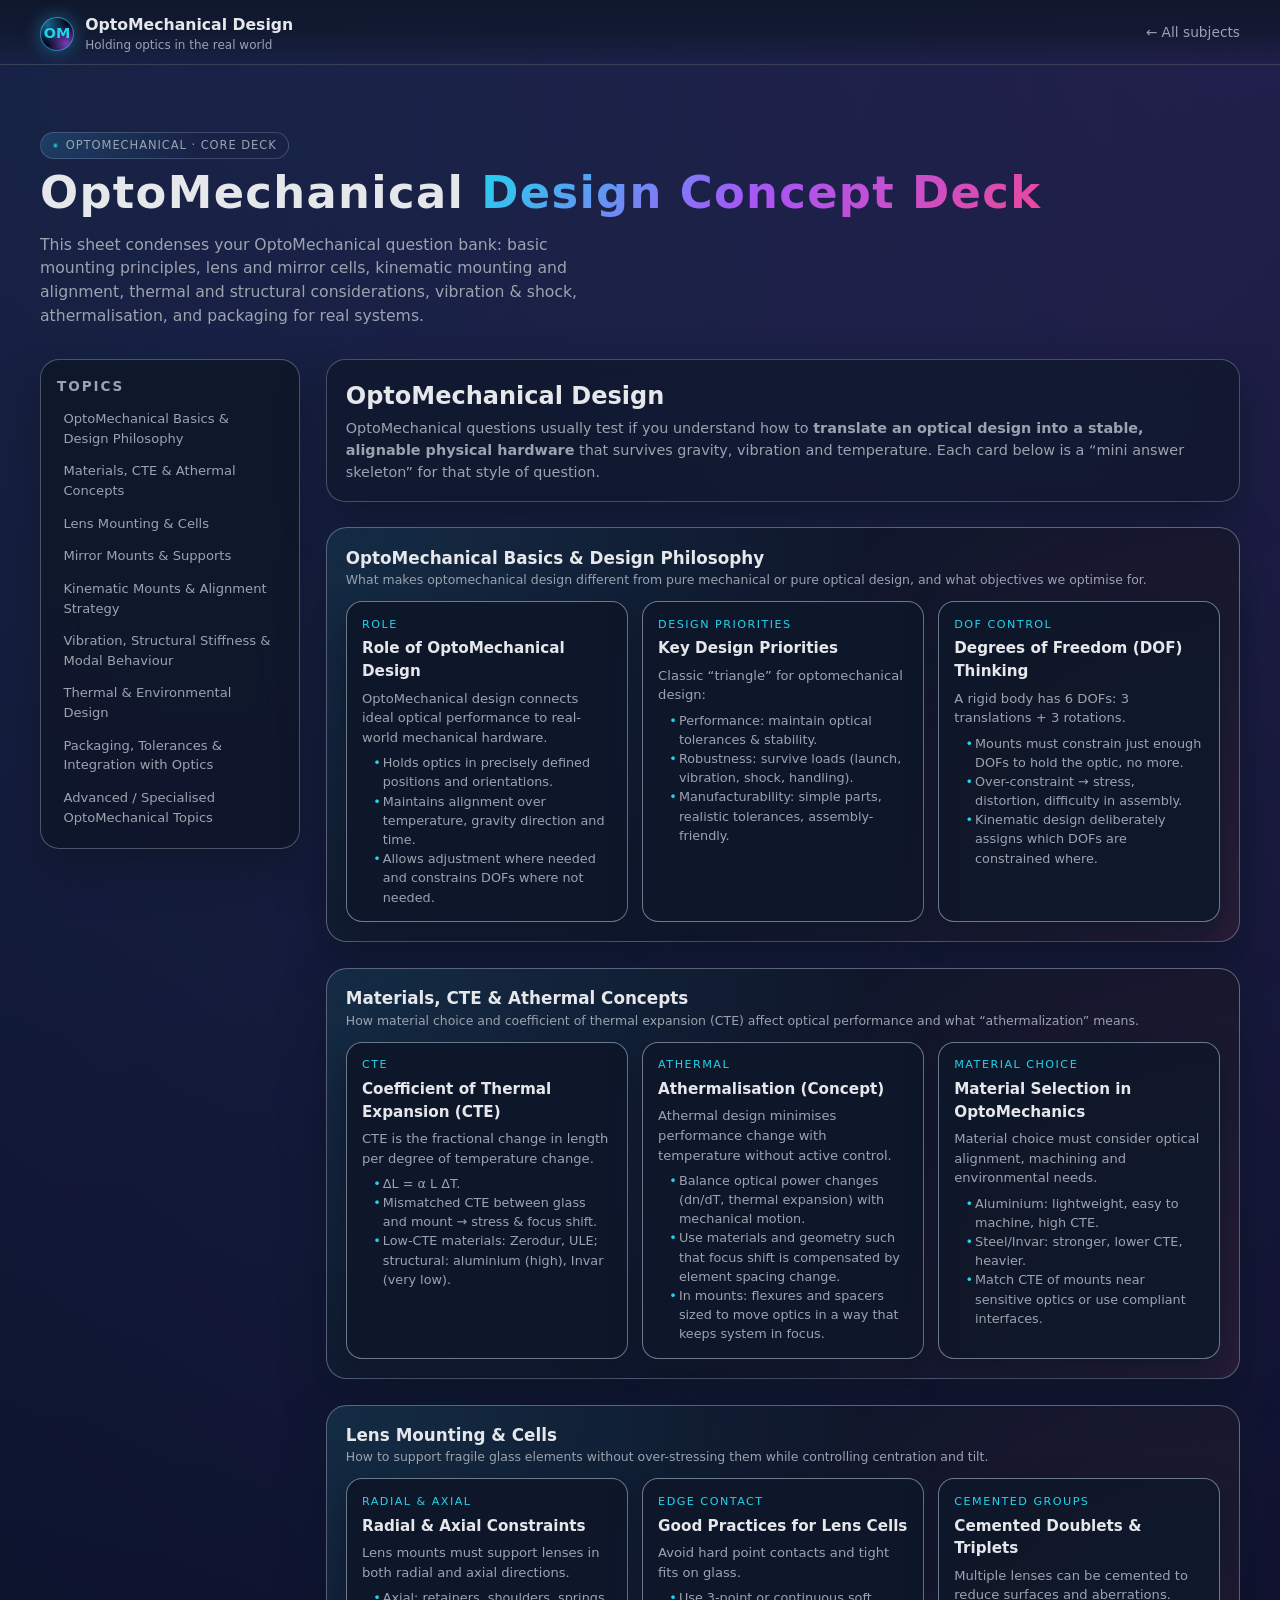
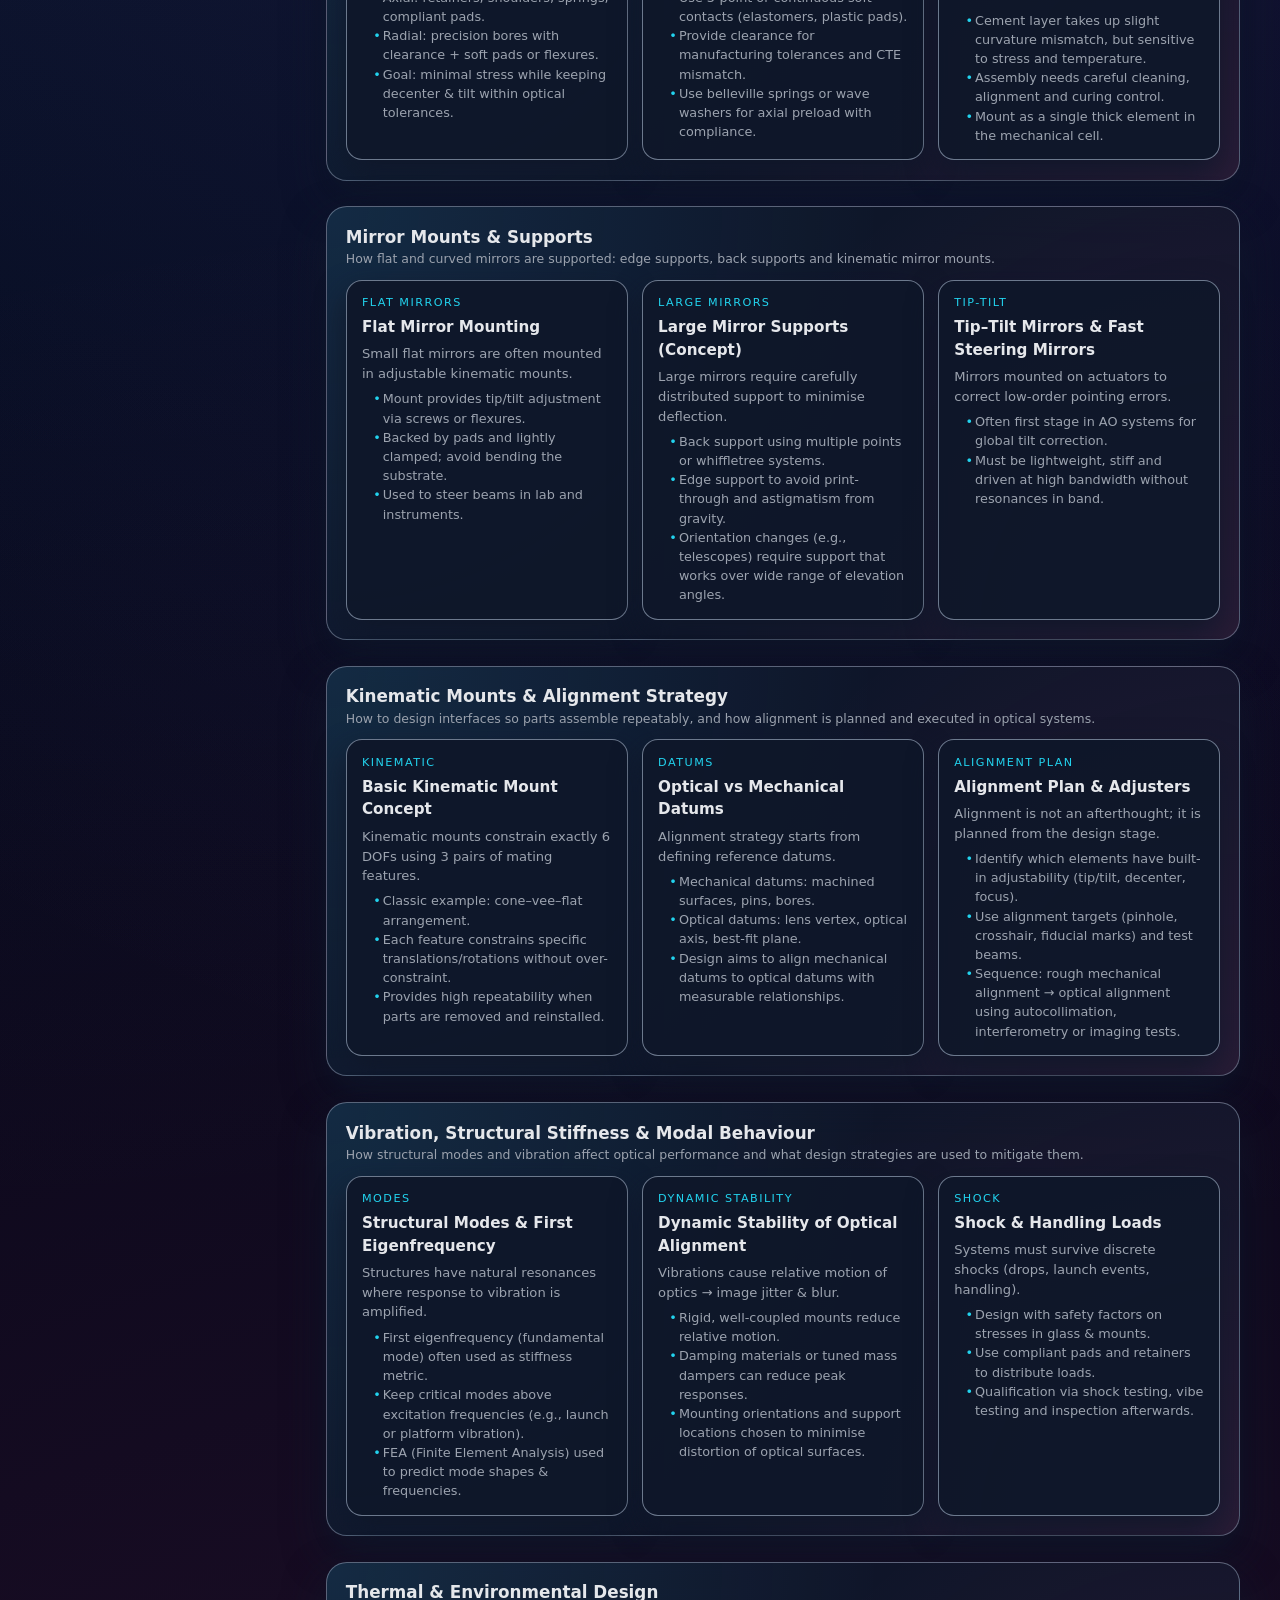
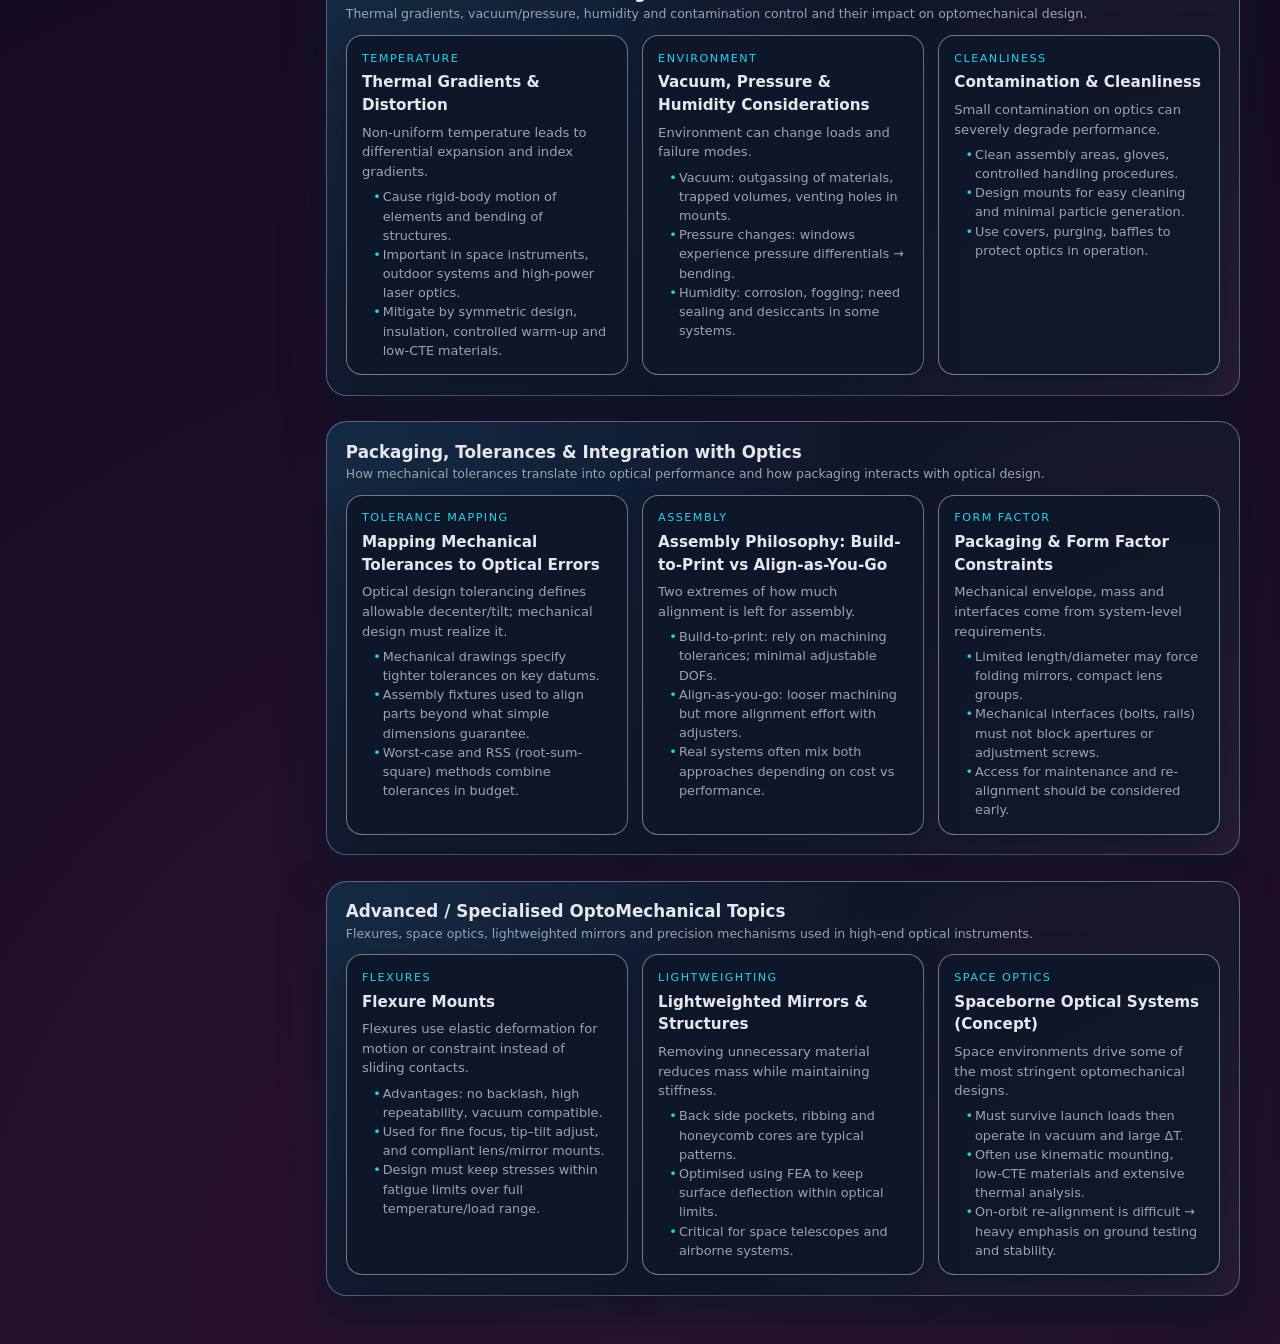
<file: optomechanical.html>
<!DOCTYPE html>
<html lang="en">
<head>
  <meta charset="UTF-8" />
  <title>OptoMechanical Design – Cheat Sheet</title>
  <meta name="viewport" content="width=device-width, initial-scale=1.0" />
  <link rel="stylesheet" href="styles.css" />
</head>
<body>
  <!-- Shared nav -->
  <header class="nav">
    <div class="nav-inner">
      <div class="brand">
        <div class="brand-logo">OM</div>
        <div>
          <div class="brand-text-main">OptoMechanical Design</div>
          <div class="brand-text-sub">Holding optics in the real world</div>
        </div>
      </div>
      <nav class="nav-links">
        <a href="index.html">← All subjects</a>
      </nav>
    </div>
  </header>

  <main class="wrapper">
    <!-- Hero -->
    <section class="hero" style="padding-bottom:0;">
      <span class="chip">
        <span class="chip-dot"></span>
        OptoMechanical · Core deck
      </span>
      <h1 class="hero-title">
        OptoMechanical <span>Design Concept Deck</span>
      </h1>
      <p class="hero-subtitle">
        This sheet condenses your OptoMechanical question bank: basic mounting principles,
        lens and mirror cells, kinematic mounting and alignment, thermal and structural
        considerations, vibration & shock, athermalisation, and packaging for real systems.
      </p>
    </section>

    <section class="page-grid">
      <!-- Sidebar -->
      <aside class="sidebar">
        <h2 class="sidebar-title">Topics</h2>
        <ul class="topic-list">
          <li><a href="#om-basics">OptoMechanical Basics & Design Philosophy</a></li>
          <li><a href="#materials-cte">Materials, CTE & Athermal Concepts</a></li>
          <li><a href="#lens-mounting">Lens Mounting & Cells</a></li>
          <li><a href="#mirror-mounting">Mirror Mounts & Supports</a></li>
          <li><a href="#kinematic-alignment">Kinematic Mounts & Alignment Strategy</a></li>
          <li><a href="#vibration-structural">Vibration, Structural Stiffness & Modal Behaviour</a></li>
          <li><a href="#thermal-environmental">Thermal & Environmental Design</a></li>
          <li><a href="#packaging-integration">Packaging, Tolerances & Integration with Optics</a></li>
          <li><a href="#advanced-topics-om">Advanced / Specialised OptoMechanical Topics</a></li>
        </ul>
      </aside>

      <!-- Main content -->
      <div class="subject-main">
        <header class="subject-header">
          <h1>OptoMechanical Design</h1>
          <p>
            OptoMechanical questions usually test if you understand how to <strong>translate an optical
            design into a stable, alignable physical hardware</strong> that survives gravity, vibration
            and temperature. Each card below is a “mini answer skeleton” for that style of question.
          </p>
        </header>

        <!-- 1. Basics & philosophy -->
        <section id="om-basics" class="topic-section">
          <div class="topic-header">
            <div>
              <h2 class="topic-title">OptoMechanical Basics & Design Philosophy</h2>
              <p class="topic-meta">
                What makes optomechanical design different from pure mechanical or pure optical design,
                and what objectives we optimise for.
              </p>
            </div>
          </div>

          <div class="flashcard-grid">
            <article class="flashcard">
              <p class="tag">Role</p>
              <h3>Role of OptoMechanical Design</h3>
              <p>
                OptoMechanical design connects ideal optical performance to real-world mechanical hardware.
              </p>
              <ul>
                <li>Holds optics in precisely defined positions and orientations.</li>
                <li>Maintains alignment over temperature, gravity direction and time.</li>
                <li>Allows adjustment where needed and constrains DOFs where not needed.</li>
              </ul>
            </article>

            <article class="flashcard">
              <p class="tag">Design priorities</p>
              <h3>Key Design Priorities</h3>
              <p>
                Classic “triangle” for optomechanical design:
              </p>
              <ul>
                <li>Performance: maintain optical tolerances & stability.</li>
                <li>Robustness: survive loads (launch, vibration, shock, handling).</li>
                <li>Manufacturability: simple parts, realistic tolerances, assembly-friendly.</li>
              </ul>
            </article>

            <article class="flashcard">
              <p class="tag">DOF control</p>
              <h3>Degrees of Freedom (DOF) Thinking</h3>
              <p>
                A rigid body has 6 DOFs: 3 translations + 3 rotations.
              </p>
              <ul>
                <li>Mounts must constrain just enough DOFs to hold the optic, no more.</li>
                <li>Over-constraint → stress, distortion, difficulty in assembly.</li>
                <li>Kinematic design deliberately assigns which DOFs are constrained where.</li>
              </ul>
            </article>
          </div>
        </section>

        <!-- 2. Materials & CTE -->
        <section id="materials-cte" class="topic-section">
          <div class="topic-header">
            <div>
              <h2 class="topic-title">Materials, CTE & Athermal Concepts</h2>
              <p class="topic-meta">
                How material choice and coefficient of thermal expansion (CTE) affect optical
                performance and what “athermalization” means.
              </p>
            </div>
          </div>

          <div class="flashcard-grid">
            <article class="flashcard">
              <p class="tag">CTE</p>
              <h3>Coefficient of Thermal Expansion (CTE)</h3>
              <p>
                CTE is the fractional change in length per degree of temperature change.
              </p>
              <ul>
                <li>ΔL = α L ΔT.</li>
                <li>Mismatched CTE between glass and mount → stress & focus shift.</li>
                <li>Low-CTE materials: Zerodur, ULE; structural: aluminium (high), Invar (very low).</li>
              </ul>
            </article>

            <article class="flashcard">
              <p class="tag">Athermal</p>
              <h3>Athermalisation (Concept)</h3>
              <p>
                Athermal design minimises performance change with temperature without active control.
              </p>
              <ul>
                <li>Balance optical power changes (dn/dT, thermal expansion) with mechanical motion.</li>
                <li>Use materials and geometry such that focus shift is compensated by element spacing change.</li>
                <li>In mounts: flexures and spacers sized to move optics in a way that keeps system in focus.</li>
              </ul>
            </article>

            <article class="flashcard">
              <p class="tag">Material choice</p>
              <h3>Material Selection in OptoMechanics</h3>
              <p>
                Material choice must consider optical alignment, machining and environmental needs.
              </p>
              <ul>
                <li>Aluminium: lightweight, easy to machine, high CTE.</li>
                <li>Steel/Invar: stronger, lower CTE, heavier.</li>
                <li>Match CTE of mounts near sensitive optics or use compliant interfaces.</li>
              </ul>
            </article>
          </div>
        </section>

        <!-- 3. Lens mounting -->
        <section id="lens-mounting" class="topic-section">
          <div class="topic-header">
            <div>
              <h2 class="topic-title">Lens Mounting & Cells</h2>
              <p class="topic-meta">
                How to support fragile glass elements without over-stressing them while
                controlling centration and tilt.
              </p>
            </div>
          </div>

          <div class="flashcard-grid">
            <article class="flashcard">
              <p class="tag">Radial & axial</p>
              <h3>Radial & Axial Constraints</h3>
              <p>
                Lens mounts must support lenses in both radial and axial directions.
              </p>
              <ul>
                <li>Axial: retainers, shoulders, springs, compliant pads.</li>
                <li>Radial: precision bores with clearance + soft pads or flexures.</li>
                <li>Goal: minimal stress while keeping decenter & tilt within optical tolerances.</li>
              </ul>
            </article>

            <article class="flashcard">
              <p class="tag">Edge contact</p>
              <h3>Good Practices for Lens Cells</h3>
              <p>
                Avoid hard point contacts and tight fits on glass.
              </p>
              <ul>
                <li>Use 3-point or continuous soft contacts (elastomers, plastic pads).</li>
                <li>Provide clearance for manufacturing tolerances and CTE mismatch.</li>
                <li>Use belleville springs or wave washers for axial preload with compliance.</li>
              </ul>
            </article>

            <article class="flashcard">
              <p class="tag">Cemented groups</p>
              <h3>Cemented Doublets & Triplets</h3>
              <p>
                Multiple lenses can be cemented to reduce surfaces and aberrations.
              </p>
              <ul>
                <li>Cement layer takes up slight curvature mismatch, but sensitive to stress and temperature.</li>
                <li>Assembly needs careful cleaning, alignment and curing control.</li>
                <li>Mount as a single thick element in the mechanical cell.</li>
              </ul>
            </article>
          </div>
        </section>

        <!-- 4. Mirror mounting -->
        <section id="mirror-mounting" class="topic-section">
          <div class="topic-header">
            <div>
              <h2 class="topic-title">Mirror Mounts & Supports</h2>
              <p class="topic-meta">
                How flat and curved mirrors are supported: edge supports, back supports and kinematic
                mirror mounts.
              </p>
            </div>
          </div>

          <div class="flashcard-grid">
            <article class="flashcard">
              <p class="tag">Flat mirrors</p>
              <h3>Flat Mirror Mounting</h3>
              <p>
                Small flat mirrors are often mounted in adjustable kinematic mounts.
              </p>
              <ul>
                <li>Mount provides tip/tilt adjustment via screws or flexures.</li>
                <li>Backed by pads and lightly clamped; avoid bending the substrate.</li>
                <li>Used to steer beams in lab and instruments.</li>
              </ul>
            </article>

            <article class="flashcard">
              <p class="tag">Large mirrors</p>
              <h3>Large Mirror Supports (Concept)</h3>
              <p>
                Large mirrors require carefully distributed support to minimise deflection.
              </p>
              <ul>
                <li>Back support using multiple points or whiffletree systems.</li>
                <li>Edge support to avoid print-through and astigmatism from gravity.</li>
                <li>Orientation changes (e.g., telescopes) require support that works over wide range of elevation angles.</li>
              </ul>
            </article>

            <article class="flashcard">
              <p class="tag">Tip-tilt</p>
              <h3>Tip–Tilt Mirrors & Fast Steering Mirrors</h3>
              <p>
                Mirrors mounted on actuators to correct low-order pointing errors.
              </p>
              <ul>
                <li>Often first stage in AO systems for global tilt correction.</li>
                <li>Must be lightweight, stiff and driven at high bandwidth without resonances in band.</li>
              </ul>
            </article>
          </div>
        </section>

        <!-- 5. Kinematic & alignment -->
        <section id="kinematic-alignment" class="topic-section">
          <div class="topic-header">
            <div>
              <h2 class="topic-title">Kinematic Mounts & Alignment Strategy</h2>
              <p class="topic-meta">
                How to design interfaces so parts assemble repeatably, and how alignment is
                planned and executed in optical systems.
              </p>
            </div>
          </div>

          <div class="flashcard-grid">
            <article class="flashcard">
              <p class="tag">Kinematic</p>
              <h3>Basic Kinematic Mount Concept</h3>
              <p>
                Kinematic mounts constrain exactly 6 DOFs using 3 pairs of mating features.
              </p>
              <ul>
                <li>Classic example: cone–vee–flat arrangement.</li>
                <li>Each feature constrains specific translations/rotations without over-constraint.</li>
                <li>Provides high repeatability when parts are removed and reinstalled.</li>
              </ul>
            </article>

            <article class="flashcard">
              <p class="tag">Datums</p>
              <h3>Optical vs Mechanical Datums</h3>
              <p>
                Alignment strategy starts from defining reference datums.
              </p>
              <ul>
                <li>Mechanical datums: machined surfaces, pins, bores.</li>
                <li>Optical datums: lens vertex, optical axis, best-fit plane.</li>
                <li>Design aims to align mechanical datums to optical datums with measurable relationships.</li>
              </ul>
            </article>

            <article class="flashcard">
              <p class="tag">Alignment plan</p>
              <h3>Alignment Plan & Adjusters</h3>
              <p>
                Alignment is not an afterthought; it is planned from the design stage.
              </p>
              <ul>
                <li>Identify which elements have built-in adjustability (tip/tilt, decenter, focus).</li>
                <li>Use alignment targets (pinhole, crosshair, fiducial marks) and test beams.</li>
                <li>Sequence: rough mechanical alignment → optical alignment using autocollimation, interferometry or imaging tests.</li>
              </ul>
            </article>
          </div>
        </section>

        <!-- 6. Vibration & structural -->
        <section id="vibration-structural" class="topic-section">
          <div class="topic-header">
            <div>
              <h2 class="topic-title">Vibration, Structural Stiffness & Modal Behaviour</h2>
              <p class="topic-meta">
                How structural modes and vibration affect optical performance and what
                design strategies are used to mitigate them.
              </p>
            </div>
          </div>

          <div class="flashcard-grid">
            <article class="flashcard">
              <p class="tag">Modes</p>
              <h3>Structural Modes & First Eigenfrequency</h3>
              <p>
                Structures have natural resonances where response to vibration is amplified.
              </p>
              <ul>
                <li>First eigenfrequency (fundamental mode) often used as stiffness metric.</li>
                <li>Keep critical modes above excitation frequencies (e.g., launch or platform vibration).</li>
                <li>FEA (Finite Element Analysis) used to predict mode shapes & frequencies.</li>
              </ul>
            </article>

            <article class="flashcard">
              <p class="tag">Dynamic stability</p>
              <h3>Dynamic Stability of Optical Alignment</h3>
              <p>
                Vibrations cause relative motion of optics → image jitter & blur.
              </p>
              <ul>
                <li>Rigid, well-coupled mounts reduce relative motion.</li>
                <li>Damping materials or tuned mass dampers can reduce peak responses.</li>
                <li>Mounting orientations and support locations chosen to minimise distortion of optical surfaces.</li>
              </ul>
            </article>

            <article class="flashcard">
              <p class="tag">Shock</p>
              <h3>Shock & Handling Loads</h3>
              <p>
                Systems must survive discrete shocks (drops, launch events, handling).
              </p>
              <ul>
                <li>Design with safety factors on stresses in glass & mounts.</li>
                <li>Use compliant pads and retainers to distribute loads.</li>
                <li>Qualification via shock testing, vibe testing and inspection afterwards.</li>
              </ul>
            </article>
          </div>
        </section>

        <!-- 7. Thermal & environmental -->
        <section id="thermal-environmental" class="topic-section">
          <div class="topic-header">
            <div>
              <h2 class="topic-title">Thermal & Environmental Design</h2>
              <p class="topic-meta">
                Thermal gradients, vacuum/pressure, humidity and contamination control and
                their impact on optomechanical design.
              </p>
            </div>
          </div>

          <div class="flashcard-grid">
            <article class="flashcard">
              <p class="tag">Temperature</p>
              <h3>Thermal Gradients & Distortion</h3>
              <p>
                Non-uniform temperature leads to differential expansion and index gradients.
              </p>
              <ul>
                <li>Cause rigid-body motion of elements and bending of structures.</li>
                <li>Important in space instruments, outdoor systems and high-power laser optics.</li>
                <li>Mitigate by symmetric design, insulation, controlled warm-up and low-CTE materials.</li>
              </ul>
            </article>

            <article class="flashcard">
              <p class="tag">Environment</p>
              <h3>Vacuum, Pressure & Humidity Considerations</h3>
              <p>
                Environment can change loads and failure modes.
              </p>
              <ul>
                <li>Vacuum: outgassing of materials, trapped volumes, venting holes in mounts.</li>
                <li>Pressure changes: windows experience pressure differentials → bending.</li>
                <li>Humidity: corrosion, fogging; need sealing and desiccants in some systems.</li>
              </ul>
            </article>

            <article class="flashcard">
              <p class="tag">Cleanliness</p>
              <h3>Contamination & Cleanliness</h3>
              <p>
                Small contamination on optics can severely degrade performance.
              </p>
              <ul>
                <li>Clean assembly areas, gloves, controlled handling procedures.</li>
                <li>Design mounts for easy cleaning and minimal particle generation.</li>
                <li>Use covers, purging, baffles to protect optics in operation.</li>
              </ul>
            </article>
          </div>
        </section>

        <!-- 8. Packaging & integration -->
        <section id="packaging-integration" class="topic-section">
          <div class="topic-header">
            <div>
              <h2 class="topic-title">Packaging, Tolerances & Integration with Optics</h2>
              <p class="topic-meta">
                How mechanical tolerances translate into optical performance and how
                packaging interacts with optical design.
              </p>
            </div>
          </div>

          <div class="flashcard-grid">
            <article class="flashcard">
              <p class="tag">Tolerance mapping</p>
              <h3>Mapping Mechanical Tolerances to Optical Errors</h3>
              <p>
                Optical design tolerancing defines allowable decenter/tilt; mechanical design must realize it.
              </p>
              <ul>
                <li>Mechanical drawings specify tighter tolerances on key datums.</li>
                <li>Assembly fixtures used to align parts beyond what simple dimensions guarantee.</li>
                <li>Worst-case and RSS (root-sum-square) methods combine tolerances in budget.</li>
              </ul>
            </article>

            <article class="flashcard">
              <p class="tag">Assembly</p>
              <h3>Assembly Philosophy: Build-to-Print vs Align-as-You-Go</h3>
              <p>
                Two extremes of how much alignment is left for assembly.
              </p>
              <ul>
                <li>Build-to-print: rely on machining tolerances; minimal adjustable DOFs.</li>
                <li>Align-as-you-go: looser machining but more alignment effort with adjusters.</li>
                <li>Real systems often mix both approaches depending on cost vs performance.</li>
              </ul>
            </article>

            <article class="flashcard">
              <p class="tag">Form factor</p>
              <h3>Packaging & Form Factor Constraints</h3>
              <p>
                Mechanical envelope, mass and interfaces come from system-level requirements.
              </p>
              <ul>
                <li>Limited length/diameter may force folding mirrors, compact lens groups.</li>
                <li>Mechanical interfaces (bolts, rails) must not block apertures or adjustment screws.</li>
                <li>Access for maintenance and re-alignment should be considered early.</li>
              </ul>
            </article>
          </div>
        </section>

        <!-- 9. Advanced topics -->
        <section id="advanced-topics-om" class="topic-section">
          <div class="topic-header">
            <div>
              <h2 class="topic-title">Advanced / Specialised OptoMechanical Topics</h2>
              <p class="topic-meta">
                Flexures, space optics, lightweighted mirrors and precision mechanisms used
                in high-end optical instruments.
              </p>
            </div>
          </div>

          <div class="flashcard-grid">
            <article class="flashcard">
              <p class="tag">Flexures</p>
              <h3>Flexure Mounts</h3>
              <p>
                Flexures use elastic deformation for motion or constraint instead of sliding contacts.
              </p>
              <ul>
                <li>Advantages: no backlash, high repeatability, vacuum compatible.</li>
                <li>Used for fine focus, tip–tilt adjust, and compliant lens/mirror mounts.</li>
                <li>Design must keep stresses within fatigue limits over full temperature/load range.</li>
              </ul>
            </article>

            <article class="flashcard">
              <p class="tag">Lightweighting</p>
              <h3>Lightweighted Mirrors & Structures</h3>
              <p>
                Removing unnecessary material reduces mass while maintaining stiffness.
              </p>
              <ul>
                <li>Back side pockets, ribbing and honeycomb cores are typical patterns.</li>
                <li>Optimised using FEA to keep surface deflection within optical limits.</li>
                <li>Critical for space telescopes and airborne systems.</li>
              </ul>
            </article>

            <article class="flashcard">
              <p class="tag">Space optics</p>
              <h3>Spaceborne Optical Systems (Concept)</h3>
              <p>
                Space environments drive some of the most stringent optomechanical designs.
              </p>
              <ul>
                <li>Must survive launch loads then operate in vacuum and large ΔT.</li>
                <li>Often use kinematic mounting, low-CTE materials and extensive thermal analysis.</li>
                <li>On-orbit re-alignment is difficult → heavy emphasis on ground testing and stability.</li>
              </ul>
            </article>
          </div>
        </section>
      </div>
    </section>
  </main>
</body>
</html>
</file>
<file: styles.css>
/* ---------- Global ---------- */
*,
*::before,
*::after {
    box-sizing: border-box;
    margin: 0;
    padding: 0;
}

:root {
    --bg-main: #020617;
    --bg-gradient-1: #020617;
    --bg-gradient-2: #020617;
    --accent-cyan: #22d3ee;
    --accent-purple: #a855f7;
    --accent-pink: #ec4899;
    --text-main: #e5e7eb;
    --text-muted: #9ca3af;
    --glass-bg: rgba(15, 23, 42, 0.7);
    --glass-border: rgba(148, 163, 184, 0.4);
    --shadow-soft: 0 18px 40px rgba(15, 23, 42, 0.85);
    --radius-xl: 1.5rem;
    --transition-fast: 160ms ease-out;
    --transition-med: 220ms ease;
    --blur-amount: 20px;
    --card-glow: 0 0 18px rgba(56, 189, 248, 0.4);
    --danger: #f97373;
    --success: #4ade80;
}

html {
    scroll-behavior: smooth;
}

body {
    font-family: system-ui, -apple-system, BlinkMacSystemFont, "SF Pro Text", sans-serif;
    background:
        radial-gradient(circle at top left, rgba(56, 189, 248, 0.12), transparent 60%),
        radial-gradient(circle at top right, rgba(168, 85, 247, 0.18), transparent 60%),
        radial-gradient(circle at bottom, rgba(236, 72, 153, 0.18), transparent 60%),
        linear-gradient(135deg, var(--bg-gradient-1), var(--bg-gradient-2));
    color: var(--text-main);
    min-height: 100vh;
    line-height: 1.5;
}

/* ---------- Utility ---------- */
.wrapper {
    width: min(1200px, 100% - 2rem);
    margin: 0 auto;
    padding: 2rem 0 3rem;
}

.flex {
    display: flex;
}

.flex-between {
    display: flex;
    justify-content: space-between;
    align-items: center;
}

.chip {
    display: inline-flex;
    align-items: center;
    gap: 0.4rem;
    padding: 0.25rem 0.7rem;
    border-radius: 999px;
    border: 1px solid rgba(148, 163, 184, 0.3);
    background: radial-gradient(circle at top left,
        rgba(56, 189, 248, 0.18), transparent 65%);
    font-size: 0.72rem;
    text-transform: uppercase;
    letter-spacing: 0.08em;
    color: var(--text-muted);
}

.chip-dot {
    width: 0.45rem;
    height: 0.45rem;
    border-radius: 999px;
    background: radial-gradient(circle, var(--accent-cyan), transparent 60%);
}

/* ---------- Top Navigation ---------- */
.nav {
    position: sticky;
    top: 0;
    z-index: 20;
    backdrop-filter: blur(18px);
    background: linear-gradient(to bottom,
        rgba(15, 23, 42, 0.92),
        rgba(15, 23, 42, 0.72),
        transparent);
    border-bottom: 1px solid rgba(148, 163, 184, 0.3);
}

.nav-inner {
    width: min(1200px, 100% - 2rem);
    margin: 0 auto;
    padding: 0.8rem 0 0.6rem;
    display: flex;
    justify-content: space-between;
    align-items: center;
}

.brand {
    display: flex;
    align-items: center;
    gap: 0.7rem;
}

.brand-logo {
    width: 34px;
    height: 34px;
    border-radius: 999px;
    border: 1px solid rgba(56, 189, 248, 0.6);
    box-shadow: var(--card-glow);
    background:
        radial-gradient(circle at 20% 20%, rgba(56, 189, 248, 0.5), transparent 55%),
        radial-gradient(circle at 80% 80%, rgba(168, 85, 247, 0.7), transparent 55%),
        #020617;
    display: grid;
    place-items: center;
    font-size: 0.9rem;
    font-weight: 700;
    color: var(--accent-cyan);
}

.brand-text-main {
    font-weight: 600;
    font-size: 0.98rem;
}

.brand-text-sub {
    font-size: 0.75rem;
    color: var(--text-muted);
}

.nav-links {
    display: flex;
    gap: 1.4rem;
    font-size: 0.86rem;
}

.nav-links a {
    text-decoration: none;
    color: var(--text-muted);
    position: relative;
    padding-bottom: 0.15rem;
}

.nav-links a:hover {
    color: var(--accent-cyan);
}

.nav-links a::after {
    content: "";
    position: absolute;
    left: 0;
    bottom: 0;
    width: 0;
    height: 1px;
    background: linear-gradient(90deg, var(--accent-cyan), var(--accent-purple));
    transition: width var(--transition-fast);
}
.nav-links a:hover::after {
    width: 100%;
}

/* ---------- Hero / Header ---------- */
.hero {
    padding-top: 2.2rem;
    padding-bottom: 1.6rem;
}

.hero-title {
    font-size: clamp(2.1rem, 4vw, 2.8rem);
    font-weight: 700;
    letter-spacing: 0.03em;
    margin-bottom: 0.4rem;
}

.hero-title span {
    background: linear-gradient(135deg, var(--accent-cyan), var(--accent-purple), var(--accent-pink));
    -webkit-background-clip: text;
    background-clip: text;
    color: transparent;
}

.hero-subtitle {
    font-size: 0.98rem;
    color: var(--text-muted);
    max-width: 36rem;
    margin-bottom: 1rem;
}

.hero-meta {
    display: flex;
    flex-wrap: wrap;
    gap: 0.9rem;
    align-items: center;
    font-size: 0.82rem;
    color: var(--text-muted);
}

/* ---------- Search ---------- */
.search-bar {
    margin-top: 1.3rem;
    position: relative;
    max-width: 420px;
}

.search-input {
    width: 100%;
    padding: 0.7rem 1rem 0.7rem 2.3rem;
    border-radius: 999px;
    border: 1px solid rgba(148, 163, 184, 0.6);
    background: rgba(15, 23, 42, 0.85);
    color: var(--text-main);
    outline: none;
    font-size: 0.9rem;
    box-shadow: 0 12px 30px rgba(15, 23, 42, 0.8);
}

.search-input::placeholder {
    color: #6b7280;
}

.search-icon {
    position: absolute;
    left: 0.85rem;
    top: 50%;
    transform: translateY(-50%);
    font-size: 0.8rem;
    opacity: 0.8;
}

/* ---------- Home: Subject Card Grid ---------- */
.section-title {
    font-size: 0.9rem;
    text-transform: uppercase;
    letter-spacing: 0.12em;
    color: var(--text-muted);
    margin-bottom: 0.8rem;
}

.subject-grid {
    display: grid;
    grid-template-columns: repeat(auto-fit, minmax(230px, 1fr));
    gap: 1.2rem;
    margin-top: 0.6rem;
}

.subject-card {
    position: relative;
    padding: 1.1rem 1.1rem 1rem;
    border-radius: var(--radius-xl);
    background: radial-gradient(circle at top left, rgba(56, 189, 248, 0.12), transparent 55%),
                radial-gradient(circle at bottom right, rgba(236, 72, 153, 0.14), transparent 55%),
                var(--glass-bg);
    border: 1px solid var(--glass-border);
    backdrop-filter: blur(var(--blur-amount));
    box-shadow: var(--shadow-soft);
    overflow: hidden;
    transition: transform var(--transition-med), box-shadow var(--transition-med), border-color var(--transition-fast);
    cursor: pointer;
}

.subject-card::before {
    content: "";
    position: absolute;
    inset: -40%;
    opacity: 0;
    background:
        radial-gradient(circle at 10% 0, rgba(56, 189, 248, 0.18), transparent 55%),
        radial-gradient(circle at 90% 100%, rgba(168, 85, 247, 0.22), transparent 55%);
    transition: opacity var(--transition-med);
    pointer-events: none;
}

.subject-card:hover {
    transform: translateY(-3px) scale(1.01);
    border-color: rgba(56, 189, 248, 0.9);
    box-shadow: var(--card-glow), var(--shadow-soft);
}

.subject-card:hover::before {
    opacity: 1;
}

.subject-tag-row {
    display: flex;
    justify-content: space-between;
    align-items: center;
    margin-bottom: 0.7rem;
}

.subject-name {
    font-size: 1rem;
    font-weight: 600;
    margin-bottom: 0.25rem;
}

.subject-meta {
    font-size: 0.78rem;
    color: var(--text-muted);
    margin-bottom: 0.75rem;
}

.subject-pill-row {
    display: flex;
    flex-wrap: wrap;
    gap: 0.4rem;
    margin-bottom: 0.8rem;
}

.subject-pill {
    font-size: 0.7rem;
    padding: 0.2rem 0.55rem;
    border-radius: 999px;
    border: 1px solid rgba(148, 163, 184, 0.4);
    background: rgba(15, 23, 42, 0.8);
    color: var(--text-muted);
}

.subject-open-btn {
    display: inline-flex;
    align-items: center;
    justify-content: center;
    gap: 0.35rem;
    padding: 0.45rem 0.8rem;
    border-radius: 999px;
    border: 1px solid rgba(56, 189, 248, 0.6);
    background: radial-gradient(circle at top left, rgba(56, 189, 248, 0.35), rgba(15, 23, 42, 0.95));
    font-size: 0.78rem;
    color: var(--text-main);
    text-decoration: none;
    box-shadow: 0 0 18px rgba(56, 189, 248, 0.35);
    transition: background var(--transition-fast), transform var(--transition-fast), box-shadow var(--transition-fast);
}

.subject-open-btn span.icon {
    font-size: 0.9rem;
}

.subject-card:hover .subject-open-btn {
    transform: translateY(-1px);
    background: radial-gradient(circle at top left, rgba(56, 189, 248, 0.5), rgba(15, 23, 42, 0.95));
    box-shadow: 0 0 26px rgba(56, 189, 248, 0.7);
}

/* ---------- Subject Page Layout ---------- */
.page-grid {
    display: grid;
    grid-template-columns: minmax(210px, 260px) minmax(0, 1fr);
    gap: 1.6rem;
    margin-top: 2rem;
}

/* Sidebar (topics) */
.sidebar {
    position: sticky;
    top: 4.2rem;
    align-self: flex-start;
    padding: 1rem;
    border-radius: 1.2rem;
    background: rgba(15, 23, 42, 0.9);
    border: 1px solid rgba(148, 163, 184, 0.45);
    backdrop-filter: blur(20px);
    box-shadow: var(--shadow-soft);
    max-height: calc(100vh - 5rem);
    overflow: auto;
}

.sidebar-title {
    font-size: 0.85rem;
    text-transform: uppercase;
    letter-spacing: 0.14em;
    color: var(--text-muted);
    margin-bottom: 0.5rem;
}

.topic-list {
    list-style: none;
    font-size: 0.82rem;
}

.topic-list li + li {
    margin-top: 0.25rem;
}

.topic-list a {
    text-decoration: none;
    color: var(--text-muted);
    display: block;
    padding: 0.28rem 0.4rem;
    border-radius: 0.55rem;
    transition: background var(--transition-fast), color var(--transition-fast), transform var(--transition-fast);
}

.topic-list a:hover {
    background: linear-gradient(90deg, rgba(56, 189, 248, 0.14), rgba(168, 85, 247, 0.16));
    color: var(--accent-cyan);
    transform: translateX(2px);
}

/* Subject main content */
.subject-main {
    display: flex;
    flex-direction: column;
    gap: 1.6rem;
}

.subject-header {
    padding: 1.1rem 1.2rem;
    border-radius: 1.2rem;
    border: 1px solid var(--glass-border);
    background: var(--glass-bg);
    backdrop-filter: blur(var(--blur-amount));
    box-shadow: var(--shadow-soft);
}

.subject-header h1 {
    font-size: 1.5rem;
    margin-bottom: 0.3rem;
}

.subject-header p {
    font-size: 0.9rem;
    color: var(--text-muted);
}

/* ---------- Topic Sections & Flashcards ---------- */
.topic-section {
    padding: 1.1rem 1.2rem 1.2rem;
    border-radius: 1.3rem;
    border: 1px solid rgba(148, 163, 184, 0.55);
    background: radial-gradient(circle at top left, rgba(56, 189, 248, 0.13), transparent 55%),
                radial-gradient(circle at bottom right, rgba(236, 72, 153, 0.12), transparent 55%),
                rgba(15, 23, 42, 0.94);
    box-shadow: var(--shadow-soft);
    backdrop-filter: blur(18px);
}

.topic-header {
    display: flex;
    justify-content: space-between;
    align-items: flex-start;
    gap: 1rem;
    margin-bottom: 0.7rem;
}

.topic-title {
    font-size: 1.05rem;
    font-weight: 600;
}

.topic-meta {
    font-size: 0.78rem;
    color: var(--text-muted);
}

.flashcard-grid {
    display: grid;
    grid-template-columns: repeat(auto-fit, minmax(230px, 1fr));
    gap: 0.9rem;
    margin-top: 0.6rem;
}

/* Flashcard (front-only version) */
.flashcard {
    position: relative;
    padding: 0.9rem 0.95rem;
    border-radius: 1rem;
    border: 1px solid rgba(148, 163, 184, 0.7);
    background: rgba(15, 23, 42, 0.96);
    box-shadow: 0 14px 30px rgba(15, 23, 42, 0.9);
    overflow: hidden;
    transition: transform var(--transition-med), box-shadow var(--transition-med), border-color var(--transition-med);
}

.flashcard:hover {
    transform: translateY(-3px);
    box-shadow: var(--card-glow), 0 18px 40px rgba(15, 23, 42, 1);
    border-color: rgba(56, 189, 248, 0.9);
}

.flashcard h3 {
    font-size: 0.95rem;
    margin-bottom: 0.35rem;
}

.flashcard .tag {
    font-size: 0.7rem;
    text-transform: uppercase;
    letter-spacing: 0.13em;
    color: var(--accent-cyan);
    margin-bottom: 0.25rem;
}

.flashcard p {
    font-size: 0.82rem;
    color: var(--text-muted);
    margin-bottom: 0.35rem;
}

.flashcard ul {
    list-style: none;
    font-size: 0.8rem;
    color: var(--text-muted);
    padding-left: 0.7rem;
}

.flashcard ul li {
    position: relative;
    padding-left: 0.6rem;
}

.flashcard ul li::before {
    content: "•";
    position: absolute;
    left: 0;
    top: 0;
    color: var(--accent-cyan);
}

/* Formula style */
.formula {
    font-family: "JetBrains Mono", ui-monospace, SFMono-Regular, Menlo, Monaco, Consolas, "Liberation Mono", "Courier New", monospace;
    font-size: 0.8rem;
    padding: 0.25rem 0.45rem;
    border-radius: 0.4rem;
    border: 1px dashed rgba(148, 163, 184, 0.7);
    background: rgba(15, 23, 42, 0.9);
    margin-bottom: 0.3rem;
}

/* ---------- Small Screen Adjustments ---------- */
@media (max-width: 900px) {
    .page-grid {
        grid-template-columns: minmax(0, 1fr);
    }
    .sidebar {
        position: static;
        max-height: none;
        order: -1;
    }
}

@media (max-width: 640px) {
    .nav-inner {
        flex-direction: column;
        align-items: flex-start;
        gap: 0.4rem;
    }

    .hero {
        padding-top: 1.6rem;
    }

    .wrapper {
        width: min(100% - 1.5rem, 800px);
    }
}
</file>
